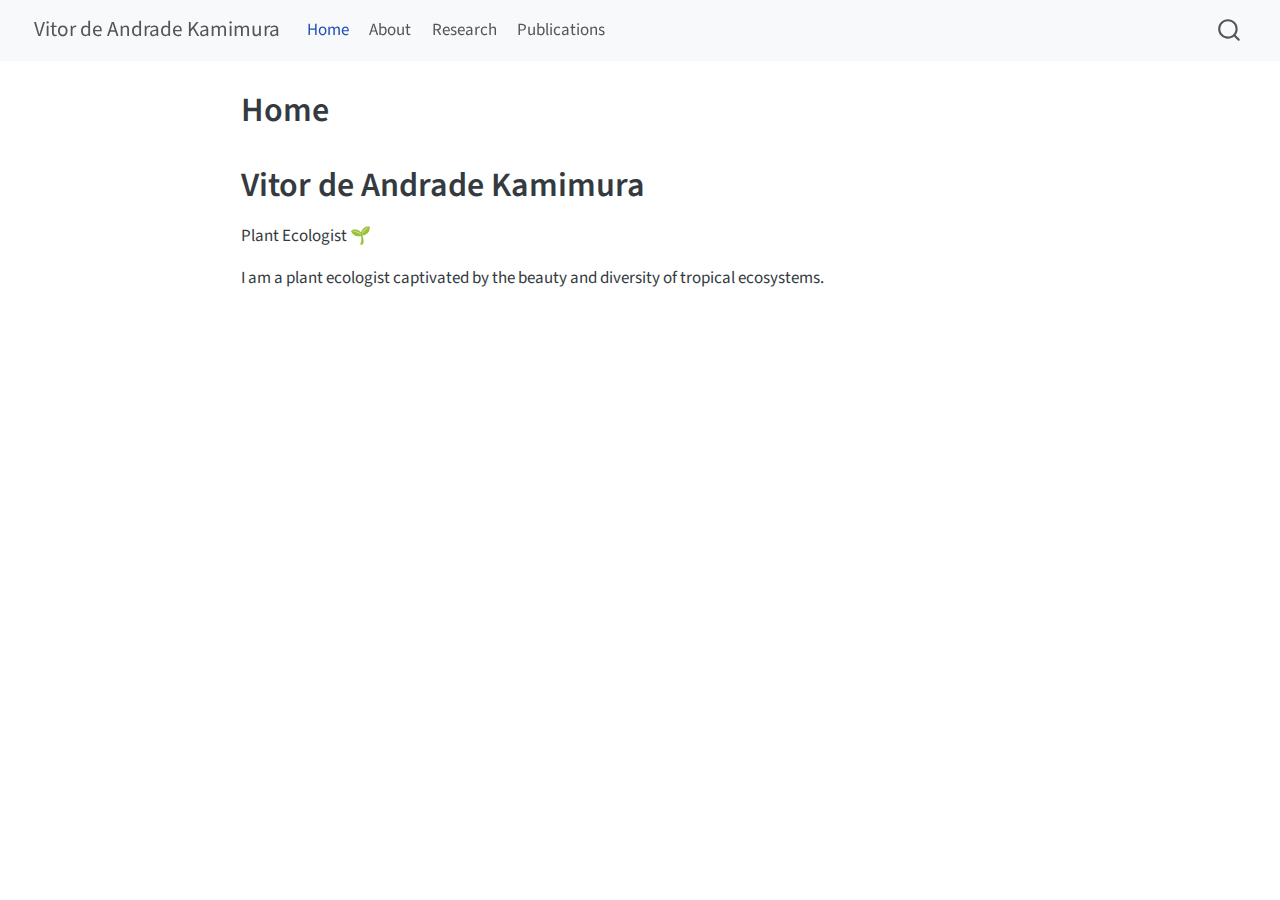
<file: index.html>
<!DOCTYPE html>
<html xmlns="http://www.w3.org/1999/xhtml" lang="en" xml:lang="en"><head>

<meta charset="utf-8">
<meta name="generator" content="quarto-1.8.24">

<meta name="viewport" content="width=device-width, initial-scale=1.0, user-scalable=yes">


<title>Home – Vitor de Andrade Kamimura</title>
<style>
code{white-space: pre-wrap;}
span.smallcaps{font-variant: small-caps;}
div.columns{display: flex; gap: min(4vw, 1.5em);}
div.column{flex: auto; overflow-x: auto;}
div.hanging-indent{margin-left: 1.5em; text-indent: -1.5em;}
ul.task-list{list-style: none;}
ul.task-list li input[type="checkbox"] {
  width: 0.8em;
  margin: 0 0.8em 0.2em -1em; /* quarto-specific, see https://github.com/quarto-dev/quarto-cli/issues/4556 */ 
  vertical-align: middle;
}
</style>


<script src="site_libs/quarto-nav/quarto-nav.js"></script>
<script src="site_libs/quarto-nav/headroom.min.js"></script>
<script src="site_libs/clipboard/clipboard.min.js"></script>
<script src="site_libs/quarto-search/autocomplete.umd.js"></script>
<script src="site_libs/quarto-search/fuse.min.js"></script>
<script src="site_libs/quarto-search/quarto-search.js"></script>
<meta name="quarto:offset" content="./">
<script src="site_libs/quarto-html/quarto.js" type="module"></script>
<script src="site_libs/quarto-html/tabsets/tabsets.js" type="module"></script>
<script src="site_libs/quarto-html/axe/axe-check.js" type="module"></script>
<script src="site_libs/quarto-html/popper.min.js"></script>
<script src="site_libs/quarto-html/tippy.umd.min.js"></script>
<script src="site_libs/quarto-html/anchor.min.js"></script>
<link href="site_libs/quarto-html/tippy.css" rel="stylesheet">
<link href="site_libs/quarto-html/quarto-syntax-highlighting-dc55a5b9e770e841cd82e46aadbfb9b0.css" rel="stylesheet" id="quarto-text-highlighting-styles">
<script src="site_libs/bootstrap/bootstrap.min.js"></script>
<link href="site_libs/bootstrap/bootstrap-icons.css" rel="stylesheet">
<link href="site_libs/bootstrap/bootstrap-5b4ad623e5705c0698d39aec6f10cf02.min.css" rel="stylesheet" append-hash="true" id="quarto-bootstrap" data-mode="light">
<script id="quarto-search-options" type="application/json">{
  "location": "navbar",
  "copy-button": false,
  "collapse-after": 3,
  "panel-placement": "end",
  "type": "overlay",
  "limit": 50,
  "keyboard-shortcut": [
    "f",
    "/",
    "s"
  ],
  "show-item-context": false,
  "language": {
    "search-no-results-text": "No results",
    "search-matching-documents-text": "matching documents",
    "search-copy-link-title": "Copy link to search",
    "search-hide-matches-text": "Hide additional matches",
    "search-more-match-text": "more match in this document",
    "search-more-matches-text": "more matches in this document",
    "search-clear-button-title": "Clear",
    "search-text-placeholder": "",
    "search-detached-cancel-button-title": "Cancel",
    "search-submit-button-title": "Submit",
    "search-label": "Search"
  }
}</script>


</head>

<body class="nav-fixed fullcontent quarto-light">

<div id="quarto-search-results"></div>
  <header id="quarto-header" class="headroom fixed-top">
    <nav class="navbar navbar-expand-lg " data-bs-theme="dark">
      <div class="navbar-container container-fluid">
      <div class="navbar-brand-container mx-auto">
    <a href="./index.html" class="navbar-brand navbar-brand-logo">
    </a>
    <a class="navbar-brand" href="./index.html">
    <span class="navbar-title">Vitor de Andrade Kamimura</span>
    </a>
  </div>
            <div id="quarto-search" class="" title="Search"></div>
          <button class="navbar-toggler" type="button" data-bs-toggle="collapse" data-bs-target="#navbarCollapse" aria-controls="navbarCollapse" role="menu" aria-expanded="false" aria-label="Toggle navigation" onclick="if (window.quartoToggleHeadroom) { window.quartoToggleHeadroom(); }">
  <span class="navbar-toggler-icon"></span>
</button>
          <div class="collapse navbar-collapse" id="navbarCollapse">
            <ul class="navbar-nav navbar-nav-scroll me-auto">
  <li class="nav-item">
    <a class="nav-link active" href="./index.html" aria-current="page"> 
<span class="menu-text">Home</span></a>
  </li>  
  <li class="nav-item">
    <a class="nav-link" href="./about.html"> 
<span class="menu-text">About</span></a>
  </li>  
  <li class="nav-item">
    <a class="nav-link" href="./research.html"> 
<span class="menu-text">Research</span></a>
  </li>  
  <li class="nav-item">
    <a class="nav-link" href="./publications.html"> 
<span class="menu-text">Publications</span></a>
  </li>  
</ul>
          </div> <!-- /navcollapse -->
            <div class="quarto-navbar-tools">
</div>
      </div> <!-- /container-fluid -->
    </nav>
</header>
<!-- content -->
<div id="quarto-content" class="quarto-container page-columns page-rows-contents page-layout-article page-navbar">
<!-- sidebar -->
<!-- margin-sidebar -->
    
<!-- main -->
<main class="content" id="quarto-document-content">

<header id="title-block-header" class="quarto-title-block default">
<div class="quarto-title">
<h1 class="title">Home</h1>
</div>



<div class="quarto-title-meta">

    
  
    
  </div>
  


</header>


<section id="vitor-de-andrade-kamimura" class="level1">
<h1>Vitor de Andrade Kamimura</h1>
<p>Plant Ecologist 🌱</p>
<p>I am a plant ecologist captivated by the beauty and diversity of tropical ecosystems.</p>


</section>

</main> <!-- /main -->
<script id="quarto-html-after-body" type="application/javascript">
  window.document.addEventListener("DOMContentLoaded", function (event) {
    const icon = "";
    const anchorJS = new window.AnchorJS();
    anchorJS.options = {
      placement: 'right',
      icon: icon
    };
    anchorJS.add('.anchored');
    const isCodeAnnotation = (el) => {
      for (const clz of el.classList) {
        if (clz.startsWith('code-annotation-')) {                     
          return true;
        }
      }
      return false;
    }
    const onCopySuccess = function(e) {
      // button target
      const button = e.trigger;
      // don't keep focus
      button.blur();
      // flash "checked"
      button.classList.add('code-copy-button-checked');
      var currentTitle = button.getAttribute("title");
      button.setAttribute("title", "Copied!");
      let tooltip;
      if (window.bootstrap) {
        button.setAttribute("data-bs-toggle", "tooltip");
        button.setAttribute("data-bs-placement", "left");
        button.setAttribute("data-bs-title", "Copied!");
        tooltip = new bootstrap.Tooltip(button, 
          { trigger: "manual", 
            customClass: "code-copy-button-tooltip",
            offset: [0, -8]});
        tooltip.show();    
      }
      setTimeout(function() {
        if (tooltip) {
          tooltip.hide();
          button.removeAttribute("data-bs-title");
          button.removeAttribute("data-bs-toggle");
          button.removeAttribute("data-bs-placement");
        }
        button.setAttribute("title", currentTitle);
        button.classList.remove('code-copy-button-checked');
      }, 1000);
      // clear code selection
      e.clearSelection();
    }
    const getTextToCopy = function(trigger) {
      const outerScaffold = trigger.parentElement.cloneNode(true);
      const codeEl = outerScaffold.querySelector('code');
      for (const childEl of codeEl.children) {
        if (isCodeAnnotation(childEl)) {
          childEl.remove();
        }
      }
      return codeEl.innerText;
    }
    const clipboard = new window.ClipboardJS('.code-copy-button:not([data-in-quarto-modal])', {
      text: getTextToCopy
    });
    clipboard.on('success', onCopySuccess);
    if (window.document.getElementById('quarto-embedded-source-code-modal')) {
      const clipboardModal = new window.ClipboardJS('.code-copy-button[data-in-quarto-modal]', {
        text: getTextToCopy,
        container: window.document.getElementById('quarto-embedded-source-code-modal')
      });
      clipboardModal.on('success', onCopySuccess);
    }
      var localhostRegex = new RegExp(/^(?:http|https):\/\/localhost\:?[0-9]*\//);
      var mailtoRegex = new RegExp(/^mailto:/);
        var filterRegex = new RegExp('/' + window.location.host + '/');
      var isInternal = (href) => {
          return filterRegex.test(href) || localhostRegex.test(href) || mailtoRegex.test(href);
      }
      // Inspect non-navigation links and adorn them if external
     var links = window.document.querySelectorAll('a[href]:not(.nav-link):not(.navbar-brand):not(.toc-action):not(.sidebar-link):not(.sidebar-item-toggle):not(.pagination-link):not(.no-external):not([aria-hidden]):not(.dropdown-item):not(.quarto-navigation-tool):not(.about-link)');
      for (var i=0; i<links.length; i++) {
        const link = links[i];
        if (!isInternal(link.href)) {
          // undo the damage that might have been done by quarto-nav.js in the case of
          // links that we want to consider external
          if (link.dataset.originalHref !== undefined) {
            link.href = link.dataset.originalHref;
          }
        }
      }
    function tippyHover(el, contentFn, onTriggerFn, onUntriggerFn) {
      const config = {
        allowHTML: true,
        maxWidth: 500,
        delay: 100,
        arrow: false,
        appendTo: function(el) {
            return el.parentElement;
        },
        interactive: true,
        interactiveBorder: 10,
        theme: 'quarto',
        placement: 'bottom-start',
      };
      if (contentFn) {
        config.content = contentFn;
      }
      if (onTriggerFn) {
        config.onTrigger = onTriggerFn;
      }
      if (onUntriggerFn) {
        config.onUntrigger = onUntriggerFn;
      }
      window.tippy(el, config); 
    }
    const noterefs = window.document.querySelectorAll('a[role="doc-noteref"]');
    for (var i=0; i<noterefs.length; i++) {
      const ref = noterefs[i];
      tippyHover(ref, function() {
        // use id or data attribute instead here
        let href = ref.getAttribute('data-footnote-href') || ref.getAttribute('href');
        try { href = new URL(href).hash; } catch {}
        const id = href.replace(/^#\/?/, "");
        const note = window.document.getElementById(id);
        if (note) {
          return note.innerHTML;
        } else {
          return "";
        }
      });
    }
    const xrefs = window.document.querySelectorAll('a.quarto-xref');
    const processXRef = (id, note) => {
      // Strip column container classes
      const stripColumnClz = (el) => {
        el.classList.remove("page-full", "page-columns");
        if (el.children) {
          for (const child of el.children) {
            stripColumnClz(child);
          }
        }
      }
      stripColumnClz(note)
      if (id === null || id.startsWith('sec-')) {
        // Special case sections, only their first couple elements
        const container = document.createElement("div");
        if (note.children && note.children.length > 2) {
          container.appendChild(note.children[0].cloneNode(true));
          for (let i = 1; i < note.children.length; i++) {
            const child = note.children[i];
            if (child.tagName === "P" && child.innerText === "") {
              continue;
            } else {
              container.appendChild(child.cloneNode(true));
              break;
            }
          }
          if (window.Quarto?.typesetMath) {
            window.Quarto.typesetMath(container);
          }
          return container.innerHTML
        } else {
          if (window.Quarto?.typesetMath) {
            window.Quarto.typesetMath(note);
          }
          return note.innerHTML;
        }
      } else {
        // Remove any anchor links if they are present
        const anchorLink = note.querySelector('a.anchorjs-link');
        if (anchorLink) {
          anchorLink.remove();
        }
        if (window.Quarto?.typesetMath) {
          window.Quarto.typesetMath(note);
        }
        if (note.classList.contains("callout")) {
          return note.outerHTML;
        } else {
          return note.innerHTML;
        }
      }
    }
    for (var i=0; i<xrefs.length; i++) {
      const xref = xrefs[i];
      tippyHover(xref, undefined, function(instance) {
        instance.disable();
        let url = xref.getAttribute('href');
        let hash = undefined; 
        if (url.startsWith('#')) {
          hash = url;
        } else {
          try { hash = new URL(url).hash; } catch {}
        }
        if (hash) {
          const id = hash.replace(/^#\/?/, "");
          const note = window.document.getElementById(id);
          if (note !== null) {
            try {
              const html = processXRef(id, note.cloneNode(true));
              instance.setContent(html);
            } finally {
              instance.enable();
              instance.show();
            }
          } else {
            // See if we can fetch this
            fetch(url.split('#')[0])
            .then(res => res.text())
            .then(html => {
              const parser = new DOMParser();
              const htmlDoc = parser.parseFromString(html, "text/html");
              const note = htmlDoc.getElementById(id);
              if (note !== null) {
                const html = processXRef(id, note);
                instance.setContent(html);
              } 
            }).finally(() => {
              instance.enable();
              instance.show();
            });
          }
        } else {
          // See if we can fetch a full url (with no hash to target)
          // This is a special case and we should probably do some content thinning / targeting
          fetch(url)
          .then(res => res.text())
          .then(html => {
            const parser = new DOMParser();
            const htmlDoc = parser.parseFromString(html, "text/html");
            const note = htmlDoc.querySelector('main.content');
            if (note !== null) {
              // This should only happen for chapter cross references
              // (since there is no id in the URL)
              // remove the first header
              if (note.children.length > 0 && note.children[0].tagName === "HEADER") {
                note.children[0].remove();
              }
              const html = processXRef(null, note);
              instance.setContent(html);
            } 
          }).finally(() => {
            instance.enable();
            instance.show();
          });
        }
      }, function(instance) {
      });
    }
        let selectedAnnoteEl;
        const selectorForAnnotation = ( cell, annotation) => {
          let cellAttr = 'data-code-cell="' + cell + '"';
          let lineAttr = 'data-code-annotation="' +  annotation + '"';
          const selector = 'span[' + cellAttr + '][' + lineAttr + ']';
          return selector;
        }
        const selectCodeLines = (annoteEl) => {
          const doc = window.document;
          const targetCell = annoteEl.getAttribute("data-target-cell");
          const targetAnnotation = annoteEl.getAttribute("data-target-annotation");
          const annoteSpan = window.document.querySelector(selectorForAnnotation(targetCell, targetAnnotation));
          const lines = annoteSpan.getAttribute("data-code-lines").split(",");
          const lineIds = lines.map((line) => {
            return targetCell + "-" + line;
          })
          let top = null;
          let height = null;
          let parent = null;
          if (lineIds.length > 0) {
              //compute the position of the single el (top and bottom and make a div)
              const el = window.document.getElementById(lineIds[0]);
              top = el.offsetTop;
              height = el.offsetHeight;
              parent = el.parentElement.parentElement;
            if (lineIds.length > 1) {
              const lastEl = window.document.getElementById(lineIds[lineIds.length - 1]);
              const bottom = lastEl.offsetTop + lastEl.offsetHeight;
              height = bottom - top;
            }
            if (top !== null && height !== null && parent !== null) {
              // cook up a div (if necessary) and position it 
              let div = window.document.getElementById("code-annotation-line-highlight");
              if (div === null) {
                div = window.document.createElement("div");
                div.setAttribute("id", "code-annotation-line-highlight");
                div.style.position = 'absolute';
                parent.appendChild(div);
              }
              div.style.top = top - 2 + "px";
              div.style.height = height + 4 + "px";
              div.style.left = 0;
              let gutterDiv = window.document.getElementById("code-annotation-line-highlight-gutter");
              if (gutterDiv === null) {
                gutterDiv = window.document.createElement("div");
                gutterDiv.setAttribute("id", "code-annotation-line-highlight-gutter");
                gutterDiv.style.position = 'absolute';
                const codeCell = window.document.getElementById(targetCell);
                const gutter = codeCell.querySelector('.code-annotation-gutter');
                gutter.appendChild(gutterDiv);
              }
              gutterDiv.style.top = top - 2 + "px";
              gutterDiv.style.height = height + 4 + "px";
            }
            selectedAnnoteEl = annoteEl;
          }
        };
        const unselectCodeLines = () => {
          const elementsIds = ["code-annotation-line-highlight", "code-annotation-line-highlight-gutter"];
          elementsIds.forEach((elId) => {
            const div = window.document.getElementById(elId);
            if (div) {
              div.remove();
            }
          });
          selectedAnnoteEl = undefined;
        };
          // Handle positioning of the toggle
      window.addEventListener(
        "resize",
        throttle(() => {
          elRect = undefined;
          if (selectedAnnoteEl) {
            selectCodeLines(selectedAnnoteEl);
          }
        }, 10)
      );
      function throttle(fn, ms) {
      let throttle = false;
      let timer;
        return (...args) => {
          if(!throttle) { // first call gets through
              fn.apply(this, args);
              throttle = true;
          } else { // all the others get throttled
              if(timer) clearTimeout(timer); // cancel #2
              timer = setTimeout(() => {
                fn.apply(this, args);
                timer = throttle = false;
              }, ms);
          }
        };
      }
        // Attach click handler to the DT
        const annoteDls = window.document.querySelectorAll('dt[data-target-cell]');
        for (const annoteDlNode of annoteDls) {
          annoteDlNode.addEventListener('click', (event) => {
            const clickedEl = event.target;
            if (clickedEl !== selectedAnnoteEl) {
              unselectCodeLines();
              const activeEl = window.document.querySelector('dt[data-target-cell].code-annotation-active');
              if (activeEl) {
                activeEl.classList.remove('code-annotation-active');
              }
              selectCodeLines(clickedEl);
              clickedEl.classList.add('code-annotation-active');
            } else {
              // Unselect the line
              unselectCodeLines();
              clickedEl.classList.remove('code-annotation-active');
            }
          });
        }
    const findCites = (el) => {
      const parentEl = el.parentElement;
      if (parentEl) {
        const cites = parentEl.dataset.cites;
        if (cites) {
          return {
            el,
            cites: cites.split(' ')
          };
        } else {
          return findCites(el.parentElement)
        }
      } else {
        return undefined;
      }
    };
    var bibliorefs = window.document.querySelectorAll('a[role="doc-biblioref"]');
    for (var i=0; i<bibliorefs.length; i++) {
      const ref = bibliorefs[i];
      const citeInfo = findCites(ref);
      if (citeInfo) {
        tippyHover(citeInfo.el, function() {
          var popup = window.document.createElement('div');
          citeInfo.cites.forEach(function(cite) {
            var citeDiv = window.document.createElement('div');
            citeDiv.classList.add('hanging-indent');
            citeDiv.classList.add('csl-entry');
            var biblioDiv = window.document.getElementById('ref-' + cite);
            if (biblioDiv) {
              citeDiv.innerHTML = biblioDiv.innerHTML;
            }
            popup.appendChild(citeDiv);
          });
          return popup.innerHTML;
        });
      }
    }
  });
  </script>
</div> <!-- /content -->




</body></html>
</file>
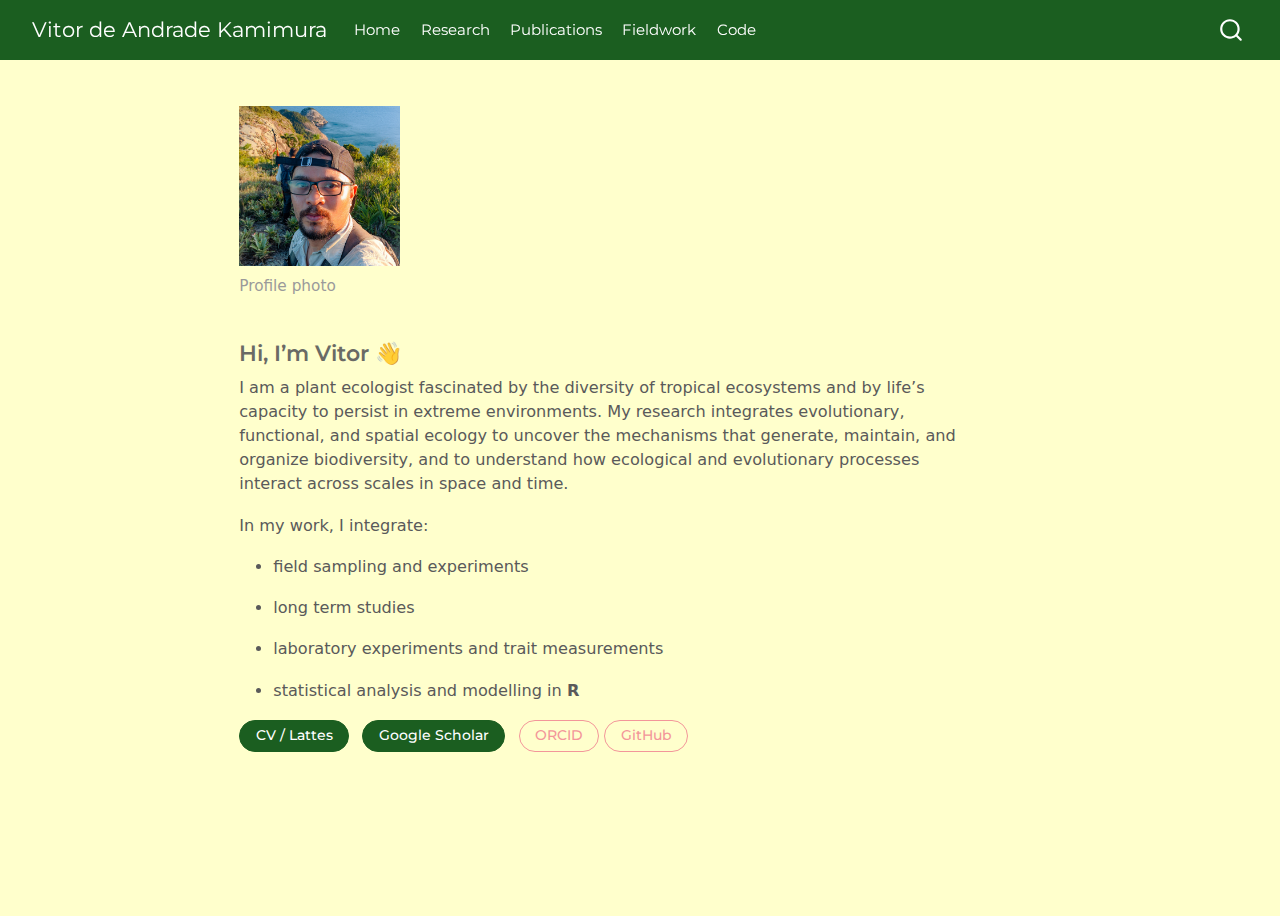
<file: docs/index.html>
<!DOCTYPE html>
<html xmlns="http://www.w3.org/1999/xhtml" lang="en" xml:lang="en"><head>

<meta charset="utf-8">
<meta name="generator" content="quarto-1.8.24">

<meta name="viewport" content="width=device-width, initial-scale=1.0, user-scalable=yes">


<title>Vitor de Andrade Kamimura</title>
<style>
code{white-space: pre-wrap;}
span.smallcaps{font-variant: small-caps;}
div.columns{display: flex; gap: min(4vw, 1.5em);}
div.column{flex: auto; overflow-x: auto;}
div.hanging-indent{margin-left: 1.5em; text-indent: -1.5em;}
ul.task-list{list-style: none;}
ul.task-list li input[type="checkbox"] {
  width: 0.8em;
  margin: 0 0.8em 0.2em -1em; /* quarto-specific, see https://github.com/quarto-dev/quarto-cli/issues/4556 */ 
  vertical-align: middle;
}
</style>


<script src="site_libs/quarto-nav/quarto-nav.js"></script>
<script src="site_libs/quarto-nav/headroom.min.js"></script>
<script src="site_libs/clipboard/clipboard.min.js"></script>
<script src="site_libs/quarto-search/autocomplete.umd.js"></script>
<script src="site_libs/quarto-search/fuse.min.js"></script>
<script src="site_libs/quarto-search/quarto-search.js"></script>
<meta name="quarto:offset" content="./">
<script src="site_libs/quarto-html/quarto.js" type="module"></script>
<script src="site_libs/quarto-html/tabsets/tabsets.js" type="module"></script>
<script src="site_libs/quarto-html/axe/axe-check.js" type="module"></script>
<script src="site_libs/quarto-html/popper.min.js"></script>
<script src="site_libs/quarto-html/tippy.umd.min.js"></script>
<script src="site_libs/quarto-html/anchor.min.js"></script>
<link href="site_libs/quarto-html/tippy.css" rel="stylesheet">
<link href="site_libs/quarto-html/quarto-syntax-highlighting-dc55a5b9e770e841cd82e46aadbfb9b0.css" rel="stylesheet" id="quarto-text-highlighting-styles">
<script src="site_libs/bootstrap/bootstrap.min.js"></script>
<link href="site_libs/bootstrap/bootstrap-icons.css" rel="stylesheet">
<link href="site_libs/bootstrap/bootstrap-5b8f9b2f3cffee265242a5d44fbb1e00.min.css" rel="stylesheet" append-hash="true" id="quarto-bootstrap" data-mode="light">
<script id="quarto-search-options" type="application/json">{
  "location": "navbar",
  "copy-button": false,
  "collapse-after": 3,
  "panel-placement": "end",
  "type": "overlay",
  "limit": 50,
  "keyboard-shortcut": [
    "f",
    "/",
    "s"
  ],
  "show-item-context": false,
  "language": {
    "search-no-results-text": "No results",
    "search-matching-documents-text": "matching documents",
    "search-copy-link-title": "Copy link to search",
    "search-hide-matches-text": "Hide additional matches",
    "search-more-match-text": "more match in this document",
    "search-more-matches-text": "more matches in this document",
    "search-clear-button-title": "Clear",
    "search-text-placeholder": "",
    "search-detached-cancel-button-title": "Cancel",
    "search-submit-button-title": "Submit",
    "search-label": "Search"
  }
}</script>


<link rel="stylesheet" href="styles.css">
</head>

<body class="nav-fixed fullcontent quarto-light">

<div id="quarto-search-results"></div>
  <header id="quarto-header" class="headroom fixed-top quarto-banner">
    <nav class="navbar navbar-expand-lg " data-bs-theme="dark">
      <div class="navbar-container container-fluid">
      <div class="navbar-brand-container mx-auto">
    <a href="./index.html" class="navbar-brand navbar-brand-logo">
    </a>
    <a class="navbar-brand" href="./index.html">
    <span class="navbar-title">Vitor de Andrade Kamimura</span>
    </a>
  </div>
            <div id="quarto-search" class="" title="Search"></div>
          <button class="navbar-toggler" type="button" data-bs-toggle="collapse" data-bs-target="#navbarCollapse" aria-controls="navbarCollapse" role="menu" aria-expanded="false" aria-label="Toggle navigation" onclick="if (window.quartoToggleHeadroom) { window.quartoToggleHeadroom(); }">
  <span class="navbar-toggler-icon"></span>
</button>
          <div class="collapse navbar-collapse" id="navbarCollapse">
            <ul class="navbar-nav navbar-nav-scroll me-auto">
  <li class="nav-item">
    <a class="nav-link active" href="./index.html" aria-current="page"> 
<span class="menu-text">Home</span></a>
  </li>  
  <li class="nav-item">
    <a class="nav-link" href="./research.html"> 
<span class="menu-text">Research</span></a>
  </li>  
  <li class="nav-item">
    <a class="nav-link" href="./publications.html"> 
<span class="menu-text">Publications</span></a>
  </li>  
  <li class="nav-item">
    <a class="nav-link" href="./fieldwork.html"> 
<span class="menu-text">Fieldwork</span></a>
  </li>  
  <li class="nav-item">
    <a class="nav-link" href="./code.html"> 
<span class="menu-text">Code</span></a>
  </li>  
</ul>
          </div> <!-- /navcollapse -->
            <div class="quarto-navbar-tools">
</div>
      </div> <!-- /container-fluid -->
    </nav>
</header>
<!-- content -->
<header id="title-block-header" class="quarto-title-block"></header><div id="quarto-content" class="quarto-container page-columns page-rows-contents page-layout-article page-navbar">
<!-- sidebar -->
<!-- margin-sidebar -->
    
<!-- main -->
<main class="content quarto-banner-title-block" id="quarto-document-content">




<div class="columns">
<div class="column" style="width:20%;">
<div class="quarto-figure quarto-figure-center" style="border-radius: 50%; width: 100%; max-width: 200px;">
<figure class="figure">
<p><img src="img/vitor-profile.jpg" class="img-fluid figure-img"></p>
<figcaption>Profile photo</figcaption>
</figure>
</div>
</div><div class="column" style="width:90%;">
<section id="hi-im-vitor" class="level3">
<h3 class="anchored" data-anchor-id="hi-im-vitor">Hi, I’m Vitor 👋</h3>
<p>I am a plant ecologist fascinated by the diversity of tropical ecosystems and by life’s capacity to persist in extreme environments. My research integrates evolutionary, functional, and spatial ecology to uncover the mechanisms that generate, maintain, and organize biodiversity, and to understand how ecological and evolutionary processes interact across scales in space and time.</p>
<p>In my work, I integrate:</p>
<ul>
<li><p>field sampling and experiments</p></li>
<li><p>long term studies</p></li>
<li><p>laboratory experiments and trait measurements</p></li>
<li><p>statistical analysis and modelling in <strong>R</strong><br>
</p></li>
</ul>
<p><a href="http://lattes.cnpq.br/7485280029624432" class="btn btn-primary me-2">CV / Lattes</a> <a href="https://scholar.google.com/citations?user=k_SLiQoAAAAJ&amp;hl=en" class="btn btn-primary me-2">Google Scholar</a> <a href="https://orcid.org/0000-0002-3276-5812" class="btn btn-outline-secondary">ORCID</a> <a href="https://github.com/vitorkami" class="btn btn-outline-secondary">GitHub</a></p>
</section>
</div>
</div>



</main> <!-- /main -->
<script id="quarto-html-after-body" type="application/javascript">
  window.document.addEventListener("DOMContentLoaded", function (event) {
    const icon = "";
    const anchorJS = new window.AnchorJS();
    anchorJS.options = {
      placement: 'right',
      icon: icon
    };
    anchorJS.add('.anchored');
    const isCodeAnnotation = (el) => {
      for (const clz of el.classList) {
        if (clz.startsWith('code-annotation-')) {                     
          return true;
        }
      }
      return false;
    }
    const onCopySuccess = function(e) {
      // button target
      const button = e.trigger;
      // don't keep focus
      button.blur();
      // flash "checked"
      button.classList.add('code-copy-button-checked');
      var currentTitle = button.getAttribute("title");
      button.setAttribute("title", "Copied!");
      let tooltip;
      if (window.bootstrap) {
        button.setAttribute("data-bs-toggle", "tooltip");
        button.setAttribute("data-bs-placement", "left");
        button.setAttribute("data-bs-title", "Copied!");
        tooltip = new bootstrap.Tooltip(button, 
          { trigger: "manual", 
            customClass: "code-copy-button-tooltip",
            offset: [0, -8]});
        tooltip.show();    
      }
      setTimeout(function() {
        if (tooltip) {
          tooltip.hide();
          button.removeAttribute("data-bs-title");
          button.removeAttribute("data-bs-toggle");
          button.removeAttribute("data-bs-placement");
        }
        button.setAttribute("title", currentTitle);
        button.classList.remove('code-copy-button-checked');
      }, 1000);
      // clear code selection
      e.clearSelection();
    }
    const getTextToCopy = function(trigger) {
      const outerScaffold = trigger.parentElement.cloneNode(true);
      const codeEl = outerScaffold.querySelector('code');
      for (const childEl of codeEl.children) {
        if (isCodeAnnotation(childEl)) {
          childEl.remove();
        }
      }
      return codeEl.innerText;
    }
    const clipboard = new window.ClipboardJS('.code-copy-button:not([data-in-quarto-modal])', {
      text: getTextToCopy
    });
    clipboard.on('success', onCopySuccess);
    if (window.document.getElementById('quarto-embedded-source-code-modal')) {
      const clipboardModal = new window.ClipboardJS('.code-copy-button[data-in-quarto-modal]', {
        text: getTextToCopy,
        container: window.document.getElementById('quarto-embedded-source-code-modal')
      });
      clipboardModal.on('success', onCopySuccess);
    }
      var localhostRegex = new RegExp(/^(?:http|https):\/\/localhost\:?[0-9]*\//);
      var mailtoRegex = new RegExp(/^mailto:/);
        var filterRegex = new RegExp('/' + window.location.host + '/');
      var isInternal = (href) => {
          return filterRegex.test(href) || localhostRegex.test(href) || mailtoRegex.test(href);
      }
      // Inspect non-navigation links and adorn them if external
     var links = window.document.querySelectorAll('a[href]:not(.nav-link):not(.navbar-brand):not(.toc-action):not(.sidebar-link):not(.sidebar-item-toggle):not(.pagination-link):not(.no-external):not([aria-hidden]):not(.dropdown-item):not(.quarto-navigation-tool):not(.about-link)');
      for (var i=0; i<links.length; i++) {
        const link = links[i];
        if (!isInternal(link.href)) {
          // undo the damage that might have been done by quarto-nav.js in the case of
          // links that we want to consider external
          if (link.dataset.originalHref !== undefined) {
            link.href = link.dataset.originalHref;
          }
        }
      }
    function tippyHover(el, contentFn, onTriggerFn, onUntriggerFn) {
      const config = {
        allowHTML: true,
        maxWidth: 500,
        delay: 100,
        arrow: false,
        appendTo: function(el) {
            return el.parentElement;
        },
        interactive: true,
        interactiveBorder: 10,
        theme: 'quarto',
        placement: 'bottom-start',
      };
      if (contentFn) {
        config.content = contentFn;
      }
      if (onTriggerFn) {
        config.onTrigger = onTriggerFn;
      }
      if (onUntriggerFn) {
        config.onUntrigger = onUntriggerFn;
      }
      window.tippy(el, config); 
    }
    const noterefs = window.document.querySelectorAll('a[role="doc-noteref"]');
    for (var i=0; i<noterefs.length; i++) {
      const ref = noterefs[i];
      tippyHover(ref, function() {
        // use id or data attribute instead here
        let href = ref.getAttribute('data-footnote-href') || ref.getAttribute('href');
        try { href = new URL(href).hash; } catch {}
        const id = href.replace(/^#\/?/, "");
        const note = window.document.getElementById(id);
        if (note) {
          return note.innerHTML;
        } else {
          return "";
        }
      });
    }
    const xrefs = window.document.querySelectorAll('a.quarto-xref');
    const processXRef = (id, note) => {
      // Strip column container classes
      const stripColumnClz = (el) => {
        el.classList.remove("page-full", "page-columns");
        if (el.children) {
          for (const child of el.children) {
            stripColumnClz(child);
          }
        }
      }
      stripColumnClz(note)
      if (id === null || id.startsWith('sec-')) {
        // Special case sections, only their first couple elements
        const container = document.createElement("div");
        if (note.children && note.children.length > 2) {
          container.appendChild(note.children[0].cloneNode(true));
          for (let i = 1; i < note.children.length; i++) {
            const child = note.children[i];
            if (child.tagName === "P" && child.innerText === "") {
              continue;
            } else {
              container.appendChild(child.cloneNode(true));
              break;
            }
          }
          if (window.Quarto?.typesetMath) {
            window.Quarto.typesetMath(container);
          }
          return container.innerHTML
        } else {
          if (window.Quarto?.typesetMath) {
            window.Quarto.typesetMath(note);
          }
          return note.innerHTML;
        }
      } else {
        // Remove any anchor links if they are present
        const anchorLink = note.querySelector('a.anchorjs-link');
        if (anchorLink) {
          anchorLink.remove();
        }
        if (window.Quarto?.typesetMath) {
          window.Quarto.typesetMath(note);
        }
        if (note.classList.contains("callout")) {
          return note.outerHTML;
        } else {
          return note.innerHTML;
        }
      }
    }
    for (var i=0; i<xrefs.length; i++) {
      const xref = xrefs[i];
      tippyHover(xref, undefined, function(instance) {
        instance.disable();
        let url = xref.getAttribute('href');
        let hash = undefined; 
        if (url.startsWith('#')) {
          hash = url;
        } else {
          try { hash = new URL(url).hash; } catch {}
        }
        if (hash) {
          const id = hash.replace(/^#\/?/, "");
          const note = window.document.getElementById(id);
          if (note !== null) {
            try {
              const html = processXRef(id, note.cloneNode(true));
              instance.setContent(html);
            } finally {
              instance.enable();
              instance.show();
            }
          } else {
            // See if we can fetch this
            fetch(url.split('#')[0])
            .then(res => res.text())
            .then(html => {
              const parser = new DOMParser();
              const htmlDoc = parser.parseFromString(html, "text/html");
              const note = htmlDoc.getElementById(id);
              if (note !== null) {
                const html = processXRef(id, note);
                instance.setContent(html);
              } 
            }).finally(() => {
              instance.enable();
              instance.show();
            });
          }
        } else {
          // See if we can fetch a full url (with no hash to target)
          // This is a special case and we should probably do some content thinning / targeting
          fetch(url)
          .then(res => res.text())
          .then(html => {
            const parser = new DOMParser();
            const htmlDoc = parser.parseFromString(html, "text/html");
            const note = htmlDoc.querySelector('main.content');
            if (note !== null) {
              // This should only happen for chapter cross references
              // (since there is no id in the URL)
              // remove the first header
              if (note.children.length > 0 && note.children[0].tagName === "HEADER") {
                note.children[0].remove();
              }
              const html = processXRef(null, note);
              instance.setContent(html);
            } 
          }).finally(() => {
            instance.enable();
            instance.show();
          });
        }
      }, function(instance) {
      });
    }
        let selectedAnnoteEl;
        const selectorForAnnotation = ( cell, annotation) => {
          let cellAttr = 'data-code-cell="' + cell + '"';
          let lineAttr = 'data-code-annotation="' +  annotation + '"';
          const selector = 'span[' + cellAttr + '][' + lineAttr + ']';
          return selector;
        }
        const selectCodeLines = (annoteEl) => {
          const doc = window.document;
          const targetCell = annoteEl.getAttribute("data-target-cell");
          const targetAnnotation = annoteEl.getAttribute("data-target-annotation");
          const annoteSpan = window.document.querySelector(selectorForAnnotation(targetCell, targetAnnotation));
          const lines = annoteSpan.getAttribute("data-code-lines").split(",");
          const lineIds = lines.map((line) => {
            return targetCell + "-" + line;
          })
          let top = null;
          let height = null;
          let parent = null;
          if (lineIds.length > 0) {
              //compute the position of the single el (top and bottom and make a div)
              const el = window.document.getElementById(lineIds[0]);
              top = el.offsetTop;
              height = el.offsetHeight;
              parent = el.parentElement.parentElement;
            if (lineIds.length > 1) {
              const lastEl = window.document.getElementById(lineIds[lineIds.length - 1]);
              const bottom = lastEl.offsetTop + lastEl.offsetHeight;
              height = bottom - top;
            }
            if (top !== null && height !== null && parent !== null) {
              // cook up a div (if necessary) and position it 
              let div = window.document.getElementById("code-annotation-line-highlight");
              if (div === null) {
                div = window.document.createElement("div");
                div.setAttribute("id", "code-annotation-line-highlight");
                div.style.position = 'absolute';
                parent.appendChild(div);
              }
              div.style.top = top - 2 + "px";
              div.style.height = height + 4 + "px";
              div.style.left = 0;
              let gutterDiv = window.document.getElementById("code-annotation-line-highlight-gutter");
              if (gutterDiv === null) {
                gutterDiv = window.document.createElement("div");
                gutterDiv.setAttribute("id", "code-annotation-line-highlight-gutter");
                gutterDiv.style.position = 'absolute';
                const codeCell = window.document.getElementById(targetCell);
                const gutter = codeCell.querySelector('.code-annotation-gutter');
                gutter.appendChild(gutterDiv);
              }
              gutterDiv.style.top = top - 2 + "px";
              gutterDiv.style.height = height + 4 + "px";
            }
            selectedAnnoteEl = annoteEl;
          }
        };
        const unselectCodeLines = () => {
          const elementsIds = ["code-annotation-line-highlight", "code-annotation-line-highlight-gutter"];
          elementsIds.forEach((elId) => {
            const div = window.document.getElementById(elId);
            if (div) {
              div.remove();
            }
          });
          selectedAnnoteEl = undefined;
        };
          // Handle positioning of the toggle
      window.addEventListener(
        "resize",
        throttle(() => {
          elRect = undefined;
          if (selectedAnnoteEl) {
            selectCodeLines(selectedAnnoteEl);
          }
        }, 10)
      );
      function throttle(fn, ms) {
      let throttle = false;
      let timer;
        return (...args) => {
          if(!throttle) { // first call gets through
              fn.apply(this, args);
              throttle = true;
          } else { // all the others get throttled
              if(timer) clearTimeout(timer); // cancel #2
              timer = setTimeout(() => {
                fn.apply(this, args);
                timer = throttle = false;
              }, ms);
          }
        };
      }
        // Attach click handler to the DT
        const annoteDls = window.document.querySelectorAll('dt[data-target-cell]');
        for (const annoteDlNode of annoteDls) {
          annoteDlNode.addEventListener('click', (event) => {
            const clickedEl = event.target;
            if (clickedEl !== selectedAnnoteEl) {
              unselectCodeLines();
              const activeEl = window.document.querySelector('dt[data-target-cell].code-annotation-active');
              if (activeEl) {
                activeEl.classList.remove('code-annotation-active');
              }
              selectCodeLines(clickedEl);
              clickedEl.classList.add('code-annotation-active');
            } else {
              // Unselect the line
              unselectCodeLines();
              clickedEl.classList.remove('code-annotation-active');
            }
          });
        }
    const findCites = (el) => {
      const parentEl = el.parentElement;
      if (parentEl) {
        const cites = parentEl.dataset.cites;
        if (cites) {
          return {
            el,
            cites: cites.split(' ')
          };
        } else {
          return findCites(el.parentElement)
        }
      } else {
        return undefined;
      }
    };
    var bibliorefs = window.document.querySelectorAll('a[role="doc-biblioref"]');
    for (var i=0; i<bibliorefs.length; i++) {
      const ref = bibliorefs[i];
      const citeInfo = findCites(ref);
      if (citeInfo) {
        tippyHover(citeInfo.el, function() {
          var popup = window.document.createElement('div');
          citeInfo.cites.forEach(function(cite) {
            var citeDiv = window.document.createElement('div');
            citeDiv.classList.add('hanging-indent');
            citeDiv.classList.add('csl-entry');
            var biblioDiv = window.document.getElementById('ref-' + cite);
            if (biblioDiv) {
              citeDiv.innerHTML = biblioDiv.innerHTML;
            }
            popup.appendChild(citeDiv);
          });
          return popup.innerHTML;
        });
      }
    }
  });
  </script>
</div> <!-- /content -->




</body></html>
</file>
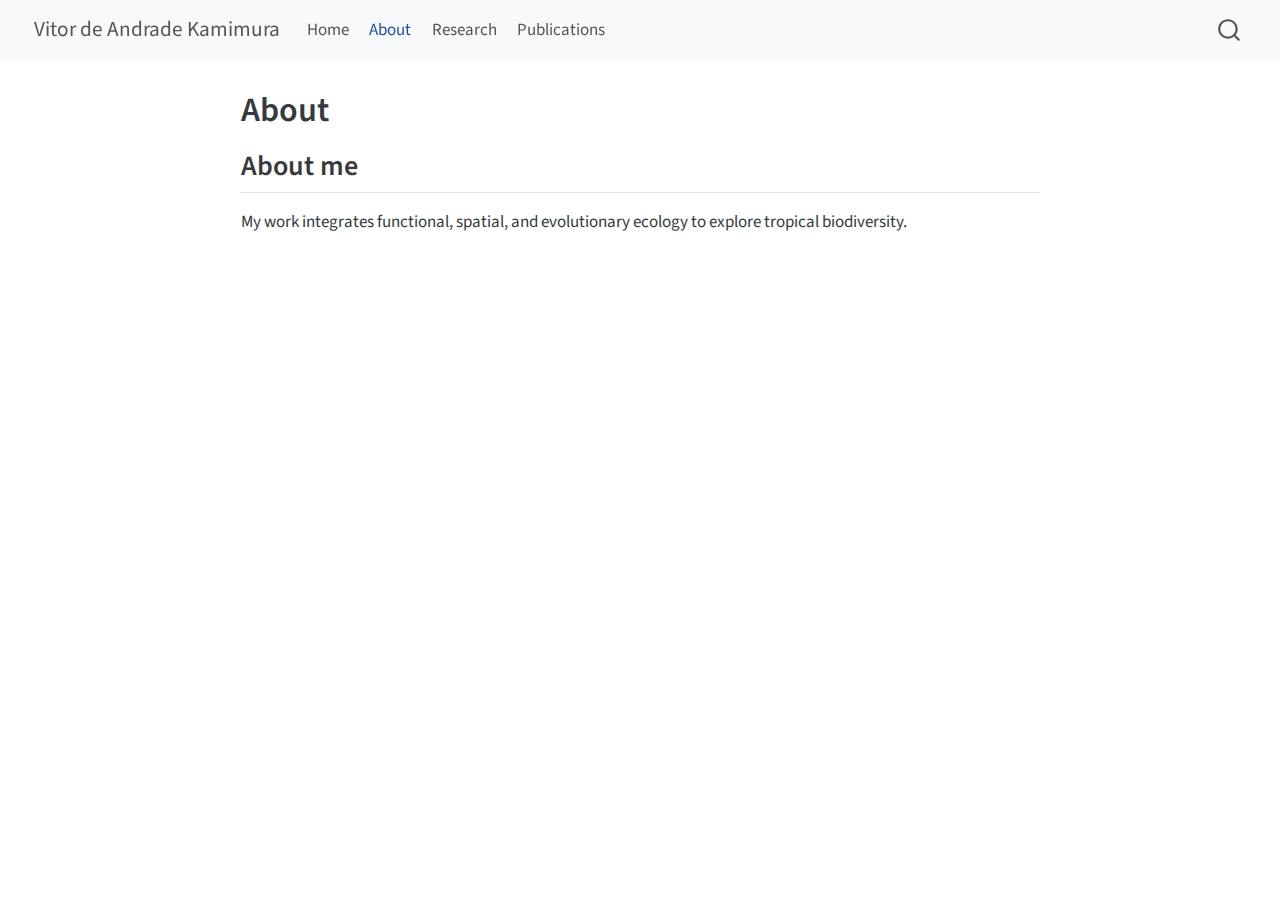
<file: about.html>
<!DOCTYPE html>
<html xmlns="http://www.w3.org/1999/xhtml" lang="en" xml:lang="en"><head>

<meta charset="utf-8">
<meta name="generator" content="quarto-1.8.24">

<meta name="viewport" content="width=device-width, initial-scale=1.0, user-scalable=yes">


<title>About – Vitor de Andrade Kamimura</title>
<style>
code{white-space: pre-wrap;}
span.smallcaps{font-variant: small-caps;}
div.columns{display: flex; gap: min(4vw, 1.5em);}
div.column{flex: auto; overflow-x: auto;}
div.hanging-indent{margin-left: 1.5em; text-indent: -1.5em;}
ul.task-list{list-style: none;}
ul.task-list li input[type="checkbox"] {
  width: 0.8em;
  margin: 0 0.8em 0.2em -1em; /* quarto-specific, see https://github.com/quarto-dev/quarto-cli/issues/4556 */ 
  vertical-align: middle;
}
</style>


<script src="site_libs/quarto-nav/quarto-nav.js"></script>
<script src="site_libs/quarto-nav/headroom.min.js"></script>
<script src="site_libs/clipboard/clipboard.min.js"></script>
<script src="site_libs/quarto-search/autocomplete.umd.js"></script>
<script src="site_libs/quarto-search/fuse.min.js"></script>
<script src="site_libs/quarto-search/quarto-search.js"></script>
<meta name="quarto:offset" content="./">
<script src="site_libs/quarto-html/quarto.js" type="module"></script>
<script src="site_libs/quarto-html/tabsets/tabsets.js" type="module"></script>
<script src="site_libs/quarto-html/axe/axe-check.js" type="module"></script>
<script src="site_libs/quarto-html/popper.min.js"></script>
<script src="site_libs/quarto-html/tippy.umd.min.js"></script>
<script src="site_libs/quarto-html/anchor.min.js"></script>
<link href="site_libs/quarto-html/tippy.css" rel="stylesheet">
<link href="site_libs/quarto-html/quarto-syntax-highlighting-dc55a5b9e770e841cd82e46aadbfb9b0.css" rel="stylesheet" id="quarto-text-highlighting-styles">
<script src="site_libs/bootstrap/bootstrap.min.js"></script>
<link href="site_libs/bootstrap/bootstrap-icons.css" rel="stylesheet">
<link href="site_libs/bootstrap/bootstrap-5b4ad623e5705c0698d39aec6f10cf02.min.css" rel="stylesheet" append-hash="true" id="quarto-bootstrap" data-mode="light">
<script id="quarto-search-options" type="application/json">{
  "location": "navbar",
  "copy-button": false,
  "collapse-after": 3,
  "panel-placement": "end",
  "type": "overlay",
  "limit": 50,
  "keyboard-shortcut": [
    "f",
    "/",
    "s"
  ],
  "show-item-context": false,
  "language": {
    "search-no-results-text": "No results",
    "search-matching-documents-text": "matching documents",
    "search-copy-link-title": "Copy link to search",
    "search-hide-matches-text": "Hide additional matches",
    "search-more-match-text": "more match in this document",
    "search-more-matches-text": "more matches in this document",
    "search-clear-button-title": "Clear",
    "search-text-placeholder": "",
    "search-detached-cancel-button-title": "Cancel",
    "search-submit-button-title": "Submit",
    "search-label": "Search"
  }
}</script>


</head>

<body class="nav-fixed fullcontent quarto-light">

<div id="quarto-search-results"></div>
  <header id="quarto-header" class="headroom fixed-top">
    <nav class="navbar navbar-expand-lg " data-bs-theme="dark">
      <div class="navbar-container container-fluid">
      <div class="navbar-brand-container mx-auto">
    <a href="./index.html" class="navbar-brand navbar-brand-logo">
    </a>
    <a class="navbar-brand" href="./index.html">
    <span class="navbar-title">Vitor de Andrade Kamimura</span>
    </a>
  </div>
            <div id="quarto-search" class="" title="Search"></div>
          <button class="navbar-toggler" type="button" data-bs-toggle="collapse" data-bs-target="#navbarCollapse" aria-controls="navbarCollapse" role="menu" aria-expanded="false" aria-label="Toggle navigation" onclick="if (window.quartoToggleHeadroom) { window.quartoToggleHeadroom(); }">
  <span class="navbar-toggler-icon"></span>
</button>
          <div class="collapse navbar-collapse" id="navbarCollapse">
            <ul class="navbar-nav navbar-nav-scroll me-auto">
  <li class="nav-item">
    <a class="nav-link" href="./index.html"> 
<span class="menu-text">Home</span></a>
  </li>  
  <li class="nav-item">
    <a class="nav-link active" href="./about.html" aria-current="page"> 
<span class="menu-text">About</span></a>
  </li>  
  <li class="nav-item">
    <a class="nav-link" href="./research.html"> 
<span class="menu-text">Research</span></a>
  </li>  
  <li class="nav-item">
    <a class="nav-link" href="./publications.html"> 
<span class="menu-text">Publications</span></a>
  </li>  
</ul>
          </div> <!-- /navcollapse -->
            <div class="quarto-navbar-tools">
</div>
      </div> <!-- /container-fluid -->
    </nav>
</header>
<!-- content -->
<div id="quarto-content" class="quarto-container page-columns page-rows-contents page-layout-article page-navbar">
<!-- sidebar -->
<!-- margin-sidebar -->
    
<!-- main -->
<main class="content" id="quarto-document-content">

<header id="title-block-header" class="quarto-title-block default">
<div class="quarto-title">
<h1 class="title">About</h1>
</div>



<div class="quarto-title-meta">

    
  
    
  </div>
  


</header>


<section id="about-me" class="level2">
<h2 class="anchored" data-anchor-id="about-me">About me</h2>
<p>My work integrates functional, spatial, and evolutionary ecology to explore tropical biodiversity.</p>


</section>

</main> <!-- /main -->
<script id="quarto-html-after-body" type="application/javascript">
  window.document.addEventListener("DOMContentLoaded", function (event) {
    const icon = "";
    const anchorJS = new window.AnchorJS();
    anchorJS.options = {
      placement: 'right',
      icon: icon
    };
    anchorJS.add('.anchored');
    const isCodeAnnotation = (el) => {
      for (const clz of el.classList) {
        if (clz.startsWith('code-annotation-')) {                     
          return true;
        }
      }
      return false;
    }
    const onCopySuccess = function(e) {
      // button target
      const button = e.trigger;
      // don't keep focus
      button.blur();
      // flash "checked"
      button.classList.add('code-copy-button-checked');
      var currentTitle = button.getAttribute("title");
      button.setAttribute("title", "Copied!");
      let tooltip;
      if (window.bootstrap) {
        button.setAttribute("data-bs-toggle", "tooltip");
        button.setAttribute("data-bs-placement", "left");
        button.setAttribute("data-bs-title", "Copied!");
        tooltip = new bootstrap.Tooltip(button, 
          { trigger: "manual", 
            customClass: "code-copy-button-tooltip",
            offset: [0, -8]});
        tooltip.show();    
      }
      setTimeout(function() {
        if (tooltip) {
          tooltip.hide();
          button.removeAttribute("data-bs-title");
          button.removeAttribute("data-bs-toggle");
          button.removeAttribute("data-bs-placement");
        }
        button.setAttribute("title", currentTitle);
        button.classList.remove('code-copy-button-checked');
      }, 1000);
      // clear code selection
      e.clearSelection();
    }
    const getTextToCopy = function(trigger) {
      const outerScaffold = trigger.parentElement.cloneNode(true);
      const codeEl = outerScaffold.querySelector('code');
      for (const childEl of codeEl.children) {
        if (isCodeAnnotation(childEl)) {
          childEl.remove();
        }
      }
      return codeEl.innerText;
    }
    const clipboard = new window.ClipboardJS('.code-copy-button:not([data-in-quarto-modal])', {
      text: getTextToCopy
    });
    clipboard.on('success', onCopySuccess);
    if (window.document.getElementById('quarto-embedded-source-code-modal')) {
      const clipboardModal = new window.ClipboardJS('.code-copy-button[data-in-quarto-modal]', {
        text: getTextToCopy,
        container: window.document.getElementById('quarto-embedded-source-code-modal')
      });
      clipboardModal.on('success', onCopySuccess);
    }
      var localhostRegex = new RegExp(/^(?:http|https):\/\/localhost\:?[0-9]*\//);
      var mailtoRegex = new RegExp(/^mailto:/);
        var filterRegex = new RegExp('/' + window.location.host + '/');
      var isInternal = (href) => {
          return filterRegex.test(href) || localhostRegex.test(href) || mailtoRegex.test(href);
      }
      // Inspect non-navigation links and adorn them if external
     var links = window.document.querySelectorAll('a[href]:not(.nav-link):not(.navbar-brand):not(.toc-action):not(.sidebar-link):not(.sidebar-item-toggle):not(.pagination-link):not(.no-external):not([aria-hidden]):not(.dropdown-item):not(.quarto-navigation-tool):not(.about-link)');
      for (var i=0; i<links.length; i++) {
        const link = links[i];
        if (!isInternal(link.href)) {
          // undo the damage that might have been done by quarto-nav.js in the case of
          // links that we want to consider external
          if (link.dataset.originalHref !== undefined) {
            link.href = link.dataset.originalHref;
          }
        }
      }
    function tippyHover(el, contentFn, onTriggerFn, onUntriggerFn) {
      const config = {
        allowHTML: true,
        maxWidth: 500,
        delay: 100,
        arrow: false,
        appendTo: function(el) {
            return el.parentElement;
        },
        interactive: true,
        interactiveBorder: 10,
        theme: 'quarto',
        placement: 'bottom-start',
      };
      if (contentFn) {
        config.content = contentFn;
      }
      if (onTriggerFn) {
        config.onTrigger = onTriggerFn;
      }
      if (onUntriggerFn) {
        config.onUntrigger = onUntriggerFn;
      }
      window.tippy(el, config); 
    }
    const noterefs = window.document.querySelectorAll('a[role="doc-noteref"]');
    for (var i=0; i<noterefs.length; i++) {
      const ref = noterefs[i];
      tippyHover(ref, function() {
        // use id or data attribute instead here
        let href = ref.getAttribute('data-footnote-href') || ref.getAttribute('href');
        try { href = new URL(href).hash; } catch {}
        const id = href.replace(/^#\/?/, "");
        const note = window.document.getElementById(id);
        if (note) {
          return note.innerHTML;
        } else {
          return "";
        }
      });
    }
    const xrefs = window.document.querySelectorAll('a.quarto-xref');
    const processXRef = (id, note) => {
      // Strip column container classes
      const stripColumnClz = (el) => {
        el.classList.remove("page-full", "page-columns");
        if (el.children) {
          for (const child of el.children) {
            stripColumnClz(child);
          }
        }
      }
      stripColumnClz(note)
      if (id === null || id.startsWith('sec-')) {
        // Special case sections, only their first couple elements
        const container = document.createElement("div");
        if (note.children && note.children.length > 2) {
          container.appendChild(note.children[0].cloneNode(true));
          for (let i = 1; i < note.children.length; i++) {
            const child = note.children[i];
            if (child.tagName === "P" && child.innerText === "") {
              continue;
            } else {
              container.appendChild(child.cloneNode(true));
              break;
            }
          }
          if (window.Quarto?.typesetMath) {
            window.Quarto.typesetMath(container);
          }
          return container.innerHTML
        } else {
          if (window.Quarto?.typesetMath) {
            window.Quarto.typesetMath(note);
          }
          return note.innerHTML;
        }
      } else {
        // Remove any anchor links if they are present
        const anchorLink = note.querySelector('a.anchorjs-link');
        if (anchorLink) {
          anchorLink.remove();
        }
        if (window.Quarto?.typesetMath) {
          window.Quarto.typesetMath(note);
        }
        if (note.classList.contains("callout")) {
          return note.outerHTML;
        } else {
          return note.innerHTML;
        }
      }
    }
    for (var i=0; i<xrefs.length; i++) {
      const xref = xrefs[i];
      tippyHover(xref, undefined, function(instance) {
        instance.disable();
        let url = xref.getAttribute('href');
        let hash = undefined; 
        if (url.startsWith('#')) {
          hash = url;
        } else {
          try { hash = new URL(url).hash; } catch {}
        }
        if (hash) {
          const id = hash.replace(/^#\/?/, "");
          const note = window.document.getElementById(id);
          if (note !== null) {
            try {
              const html = processXRef(id, note.cloneNode(true));
              instance.setContent(html);
            } finally {
              instance.enable();
              instance.show();
            }
          } else {
            // See if we can fetch this
            fetch(url.split('#')[0])
            .then(res => res.text())
            .then(html => {
              const parser = new DOMParser();
              const htmlDoc = parser.parseFromString(html, "text/html");
              const note = htmlDoc.getElementById(id);
              if (note !== null) {
                const html = processXRef(id, note);
                instance.setContent(html);
              } 
            }).finally(() => {
              instance.enable();
              instance.show();
            });
          }
        } else {
          // See if we can fetch a full url (with no hash to target)
          // This is a special case and we should probably do some content thinning / targeting
          fetch(url)
          .then(res => res.text())
          .then(html => {
            const parser = new DOMParser();
            const htmlDoc = parser.parseFromString(html, "text/html");
            const note = htmlDoc.querySelector('main.content');
            if (note !== null) {
              // This should only happen for chapter cross references
              // (since there is no id in the URL)
              // remove the first header
              if (note.children.length > 0 && note.children[0].tagName === "HEADER") {
                note.children[0].remove();
              }
              const html = processXRef(null, note);
              instance.setContent(html);
            } 
          }).finally(() => {
            instance.enable();
            instance.show();
          });
        }
      }, function(instance) {
      });
    }
        let selectedAnnoteEl;
        const selectorForAnnotation = ( cell, annotation) => {
          let cellAttr = 'data-code-cell="' + cell + '"';
          let lineAttr = 'data-code-annotation="' +  annotation + '"';
          const selector = 'span[' + cellAttr + '][' + lineAttr + ']';
          return selector;
        }
        const selectCodeLines = (annoteEl) => {
          const doc = window.document;
          const targetCell = annoteEl.getAttribute("data-target-cell");
          const targetAnnotation = annoteEl.getAttribute("data-target-annotation");
          const annoteSpan = window.document.querySelector(selectorForAnnotation(targetCell, targetAnnotation));
          const lines = annoteSpan.getAttribute("data-code-lines").split(",");
          const lineIds = lines.map((line) => {
            return targetCell + "-" + line;
          })
          let top = null;
          let height = null;
          let parent = null;
          if (lineIds.length > 0) {
              //compute the position of the single el (top and bottom and make a div)
              const el = window.document.getElementById(lineIds[0]);
              top = el.offsetTop;
              height = el.offsetHeight;
              parent = el.parentElement.parentElement;
            if (lineIds.length > 1) {
              const lastEl = window.document.getElementById(lineIds[lineIds.length - 1]);
              const bottom = lastEl.offsetTop + lastEl.offsetHeight;
              height = bottom - top;
            }
            if (top !== null && height !== null && parent !== null) {
              // cook up a div (if necessary) and position it 
              let div = window.document.getElementById("code-annotation-line-highlight");
              if (div === null) {
                div = window.document.createElement("div");
                div.setAttribute("id", "code-annotation-line-highlight");
                div.style.position = 'absolute';
                parent.appendChild(div);
              }
              div.style.top = top - 2 + "px";
              div.style.height = height + 4 + "px";
              div.style.left = 0;
              let gutterDiv = window.document.getElementById("code-annotation-line-highlight-gutter");
              if (gutterDiv === null) {
                gutterDiv = window.document.createElement("div");
                gutterDiv.setAttribute("id", "code-annotation-line-highlight-gutter");
                gutterDiv.style.position = 'absolute';
                const codeCell = window.document.getElementById(targetCell);
                const gutter = codeCell.querySelector('.code-annotation-gutter');
                gutter.appendChild(gutterDiv);
              }
              gutterDiv.style.top = top - 2 + "px";
              gutterDiv.style.height = height + 4 + "px";
            }
            selectedAnnoteEl = annoteEl;
          }
        };
        const unselectCodeLines = () => {
          const elementsIds = ["code-annotation-line-highlight", "code-annotation-line-highlight-gutter"];
          elementsIds.forEach((elId) => {
            const div = window.document.getElementById(elId);
            if (div) {
              div.remove();
            }
          });
          selectedAnnoteEl = undefined;
        };
          // Handle positioning of the toggle
      window.addEventListener(
        "resize",
        throttle(() => {
          elRect = undefined;
          if (selectedAnnoteEl) {
            selectCodeLines(selectedAnnoteEl);
          }
        }, 10)
      );
      function throttle(fn, ms) {
      let throttle = false;
      let timer;
        return (...args) => {
          if(!throttle) { // first call gets through
              fn.apply(this, args);
              throttle = true;
          } else { // all the others get throttled
              if(timer) clearTimeout(timer); // cancel #2
              timer = setTimeout(() => {
                fn.apply(this, args);
                timer = throttle = false;
              }, ms);
          }
        };
      }
        // Attach click handler to the DT
        const annoteDls = window.document.querySelectorAll('dt[data-target-cell]');
        for (const annoteDlNode of annoteDls) {
          annoteDlNode.addEventListener('click', (event) => {
            const clickedEl = event.target;
            if (clickedEl !== selectedAnnoteEl) {
              unselectCodeLines();
              const activeEl = window.document.querySelector('dt[data-target-cell].code-annotation-active');
              if (activeEl) {
                activeEl.classList.remove('code-annotation-active');
              }
              selectCodeLines(clickedEl);
              clickedEl.classList.add('code-annotation-active');
            } else {
              // Unselect the line
              unselectCodeLines();
              clickedEl.classList.remove('code-annotation-active');
            }
          });
        }
    const findCites = (el) => {
      const parentEl = el.parentElement;
      if (parentEl) {
        const cites = parentEl.dataset.cites;
        if (cites) {
          return {
            el,
            cites: cites.split(' ')
          };
        } else {
          return findCites(el.parentElement)
        }
      } else {
        return undefined;
      }
    };
    var bibliorefs = window.document.querySelectorAll('a[role="doc-biblioref"]');
    for (var i=0; i<bibliorefs.length; i++) {
      const ref = bibliorefs[i];
      const citeInfo = findCites(ref);
      if (citeInfo) {
        tippyHover(citeInfo.el, function() {
          var popup = window.document.createElement('div');
          citeInfo.cites.forEach(function(cite) {
            var citeDiv = window.document.createElement('div');
            citeDiv.classList.add('hanging-indent');
            citeDiv.classList.add('csl-entry');
            var biblioDiv = window.document.getElementById('ref-' + cite);
            if (biblioDiv) {
              citeDiv.innerHTML = biblioDiv.innerHTML;
            }
            popup.appendChild(citeDiv);
          });
          return popup.innerHTML;
        });
      }
    }
  });
  </script>
</div> <!-- /content -->




</body></html>
</file>
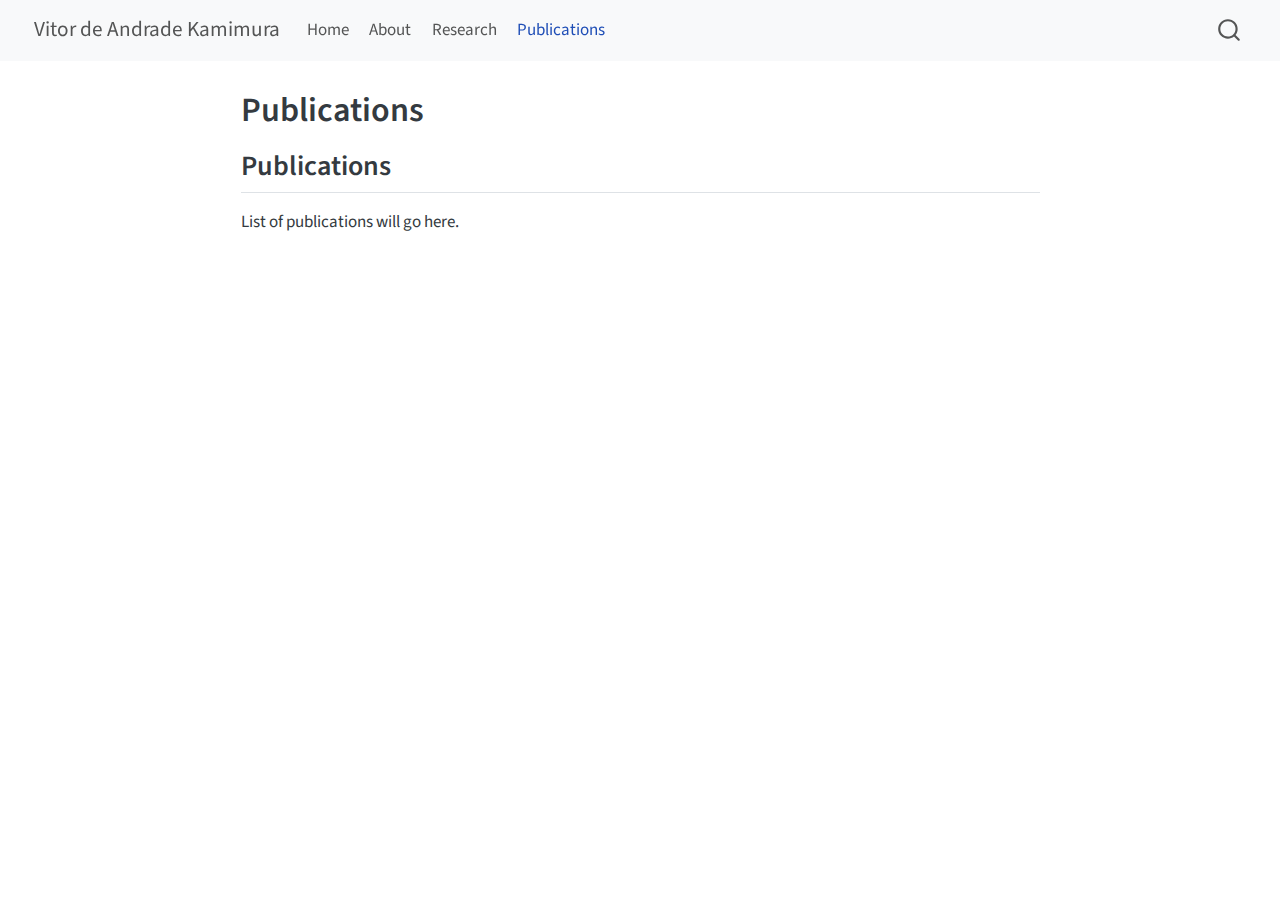
<file: publications.html>
<!DOCTYPE html>
<html xmlns="http://www.w3.org/1999/xhtml" lang="en" xml:lang="en"><head>

<meta charset="utf-8">
<meta name="generator" content="quarto-1.8.24">

<meta name="viewport" content="width=device-width, initial-scale=1.0, user-scalable=yes">


<title>Publications – Vitor de Andrade Kamimura</title>
<style>
code{white-space: pre-wrap;}
span.smallcaps{font-variant: small-caps;}
div.columns{display: flex; gap: min(4vw, 1.5em);}
div.column{flex: auto; overflow-x: auto;}
div.hanging-indent{margin-left: 1.5em; text-indent: -1.5em;}
ul.task-list{list-style: none;}
ul.task-list li input[type="checkbox"] {
  width: 0.8em;
  margin: 0 0.8em 0.2em -1em; /* quarto-specific, see https://github.com/quarto-dev/quarto-cli/issues/4556 */ 
  vertical-align: middle;
}
</style>


<script src="site_libs/quarto-nav/quarto-nav.js"></script>
<script src="site_libs/quarto-nav/headroom.min.js"></script>
<script src="site_libs/clipboard/clipboard.min.js"></script>
<script src="site_libs/quarto-search/autocomplete.umd.js"></script>
<script src="site_libs/quarto-search/fuse.min.js"></script>
<script src="site_libs/quarto-search/quarto-search.js"></script>
<meta name="quarto:offset" content="./">
<script src="site_libs/quarto-html/quarto.js" type="module"></script>
<script src="site_libs/quarto-html/tabsets/tabsets.js" type="module"></script>
<script src="site_libs/quarto-html/axe/axe-check.js" type="module"></script>
<script src="site_libs/quarto-html/popper.min.js"></script>
<script src="site_libs/quarto-html/tippy.umd.min.js"></script>
<script src="site_libs/quarto-html/anchor.min.js"></script>
<link href="site_libs/quarto-html/tippy.css" rel="stylesheet">
<link href="site_libs/quarto-html/quarto-syntax-highlighting-dc55a5b9e770e841cd82e46aadbfb9b0.css" rel="stylesheet" id="quarto-text-highlighting-styles">
<script src="site_libs/bootstrap/bootstrap.min.js"></script>
<link href="site_libs/bootstrap/bootstrap-icons.css" rel="stylesheet">
<link href="site_libs/bootstrap/bootstrap-5b4ad623e5705c0698d39aec6f10cf02.min.css" rel="stylesheet" append-hash="true" id="quarto-bootstrap" data-mode="light">
<script id="quarto-search-options" type="application/json">{
  "location": "navbar",
  "copy-button": false,
  "collapse-after": 3,
  "panel-placement": "end",
  "type": "overlay",
  "limit": 50,
  "keyboard-shortcut": [
    "f",
    "/",
    "s"
  ],
  "show-item-context": false,
  "language": {
    "search-no-results-text": "No results",
    "search-matching-documents-text": "matching documents",
    "search-copy-link-title": "Copy link to search",
    "search-hide-matches-text": "Hide additional matches",
    "search-more-match-text": "more match in this document",
    "search-more-matches-text": "more matches in this document",
    "search-clear-button-title": "Clear",
    "search-text-placeholder": "",
    "search-detached-cancel-button-title": "Cancel",
    "search-submit-button-title": "Submit",
    "search-label": "Search"
  }
}</script>


</head>

<body class="nav-fixed fullcontent quarto-light">

<div id="quarto-search-results"></div>
  <header id="quarto-header" class="headroom fixed-top">
    <nav class="navbar navbar-expand-lg " data-bs-theme="dark">
      <div class="navbar-container container-fluid">
      <div class="navbar-brand-container mx-auto">
    <a href="./index.html" class="navbar-brand navbar-brand-logo">
    </a>
    <a class="navbar-brand" href="./index.html">
    <span class="navbar-title">Vitor de Andrade Kamimura</span>
    </a>
  </div>
            <div id="quarto-search" class="" title="Search"></div>
          <button class="navbar-toggler" type="button" data-bs-toggle="collapse" data-bs-target="#navbarCollapse" aria-controls="navbarCollapse" role="menu" aria-expanded="false" aria-label="Toggle navigation" onclick="if (window.quartoToggleHeadroom) { window.quartoToggleHeadroom(); }">
  <span class="navbar-toggler-icon"></span>
</button>
          <div class="collapse navbar-collapse" id="navbarCollapse">
            <ul class="navbar-nav navbar-nav-scroll me-auto">
  <li class="nav-item">
    <a class="nav-link" href="./index.html"> 
<span class="menu-text">Home</span></a>
  </li>  
  <li class="nav-item">
    <a class="nav-link" href="./about.html"> 
<span class="menu-text">About</span></a>
  </li>  
  <li class="nav-item">
    <a class="nav-link" href="./research.html"> 
<span class="menu-text">Research</span></a>
  </li>  
  <li class="nav-item">
    <a class="nav-link active" href="./publications.html" aria-current="page"> 
<span class="menu-text">Publications</span></a>
  </li>  
</ul>
          </div> <!-- /navcollapse -->
            <div class="quarto-navbar-tools">
</div>
      </div> <!-- /container-fluid -->
    </nav>
</header>
<!-- content -->
<div id="quarto-content" class="quarto-container page-columns page-rows-contents page-layout-article page-navbar">
<!-- sidebar -->
<!-- margin-sidebar -->
    
<!-- main -->
<main class="content" id="quarto-document-content">

<header id="title-block-header" class="quarto-title-block default">
<div class="quarto-title">
<h1 class="title">Publications</h1>
</div>



<div class="quarto-title-meta">

    
  
    
  </div>
  


</header>


<section id="publications" class="level2">
<h2 class="anchored" data-anchor-id="publications">Publications</h2>
<p>List of publications will go here.</p>


</section>

</main> <!-- /main -->
<script id="quarto-html-after-body" type="application/javascript">
  window.document.addEventListener("DOMContentLoaded", function (event) {
    const icon = "";
    const anchorJS = new window.AnchorJS();
    anchorJS.options = {
      placement: 'right',
      icon: icon
    };
    anchorJS.add('.anchored');
    const isCodeAnnotation = (el) => {
      for (const clz of el.classList) {
        if (clz.startsWith('code-annotation-')) {                     
          return true;
        }
      }
      return false;
    }
    const onCopySuccess = function(e) {
      // button target
      const button = e.trigger;
      // don't keep focus
      button.blur();
      // flash "checked"
      button.classList.add('code-copy-button-checked');
      var currentTitle = button.getAttribute("title");
      button.setAttribute("title", "Copied!");
      let tooltip;
      if (window.bootstrap) {
        button.setAttribute("data-bs-toggle", "tooltip");
        button.setAttribute("data-bs-placement", "left");
        button.setAttribute("data-bs-title", "Copied!");
        tooltip = new bootstrap.Tooltip(button, 
          { trigger: "manual", 
            customClass: "code-copy-button-tooltip",
            offset: [0, -8]});
        tooltip.show();    
      }
      setTimeout(function() {
        if (tooltip) {
          tooltip.hide();
          button.removeAttribute("data-bs-title");
          button.removeAttribute("data-bs-toggle");
          button.removeAttribute("data-bs-placement");
        }
        button.setAttribute("title", currentTitle);
        button.classList.remove('code-copy-button-checked');
      }, 1000);
      // clear code selection
      e.clearSelection();
    }
    const getTextToCopy = function(trigger) {
      const outerScaffold = trigger.parentElement.cloneNode(true);
      const codeEl = outerScaffold.querySelector('code');
      for (const childEl of codeEl.children) {
        if (isCodeAnnotation(childEl)) {
          childEl.remove();
        }
      }
      return codeEl.innerText;
    }
    const clipboard = new window.ClipboardJS('.code-copy-button:not([data-in-quarto-modal])', {
      text: getTextToCopy
    });
    clipboard.on('success', onCopySuccess);
    if (window.document.getElementById('quarto-embedded-source-code-modal')) {
      const clipboardModal = new window.ClipboardJS('.code-copy-button[data-in-quarto-modal]', {
        text: getTextToCopy,
        container: window.document.getElementById('quarto-embedded-source-code-modal')
      });
      clipboardModal.on('success', onCopySuccess);
    }
      var localhostRegex = new RegExp(/^(?:http|https):\/\/localhost\:?[0-9]*\//);
      var mailtoRegex = new RegExp(/^mailto:/);
        var filterRegex = new RegExp('/' + window.location.host + '/');
      var isInternal = (href) => {
          return filterRegex.test(href) || localhostRegex.test(href) || mailtoRegex.test(href);
      }
      // Inspect non-navigation links and adorn them if external
     var links = window.document.querySelectorAll('a[href]:not(.nav-link):not(.navbar-brand):not(.toc-action):not(.sidebar-link):not(.sidebar-item-toggle):not(.pagination-link):not(.no-external):not([aria-hidden]):not(.dropdown-item):not(.quarto-navigation-tool):not(.about-link)');
      for (var i=0; i<links.length; i++) {
        const link = links[i];
        if (!isInternal(link.href)) {
          // undo the damage that might have been done by quarto-nav.js in the case of
          // links that we want to consider external
          if (link.dataset.originalHref !== undefined) {
            link.href = link.dataset.originalHref;
          }
        }
      }
    function tippyHover(el, contentFn, onTriggerFn, onUntriggerFn) {
      const config = {
        allowHTML: true,
        maxWidth: 500,
        delay: 100,
        arrow: false,
        appendTo: function(el) {
            return el.parentElement;
        },
        interactive: true,
        interactiveBorder: 10,
        theme: 'quarto',
        placement: 'bottom-start',
      };
      if (contentFn) {
        config.content = contentFn;
      }
      if (onTriggerFn) {
        config.onTrigger = onTriggerFn;
      }
      if (onUntriggerFn) {
        config.onUntrigger = onUntriggerFn;
      }
      window.tippy(el, config); 
    }
    const noterefs = window.document.querySelectorAll('a[role="doc-noteref"]');
    for (var i=0; i<noterefs.length; i++) {
      const ref = noterefs[i];
      tippyHover(ref, function() {
        // use id or data attribute instead here
        let href = ref.getAttribute('data-footnote-href') || ref.getAttribute('href');
        try { href = new URL(href).hash; } catch {}
        const id = href.replace(/^#\/?/, "");
        const note = window.document.getElementById(id);
        if (note) {
          return note.innerHTML;
        } else {
          return "";
        }
      });
    }
    const xrefs = window.document.querySelectorAll('a.quarto-xref');
    const processXRef = (id, note) => {
      // Strip column container classes
      const stripColumnClz = (el) => {
        el.classList.remove("page-full", "page-columns");
        if (el.children) {
          for (const child of el.children) {
            stripColumnClz(child);
          }
        }
      }
      stripColumnClz(note)
      if (id === null || id.startsWith('sec-')) {
        // Special case sections, only their first couple elements
        const container = document.createElement("div");
        if (note.children && note.children.length > 2) {
          container.appendChild(note.children[0].cloneNode(true));
          for (let i = 1; i < note.children.length; i++) {
            const child = note.children[i];
            if (child.tagName === "P" && child.innerText === "") {
              continue;
            } else {
              container.appendChild(child.cloneNode(true));
              break;
            }
          }
          if (window.Quarto?.typesetMath) {
            window.Quarto.typesetMath(container);
          }
          return container.innerHTML
        } else {
          if (window.Quarto?.typesetMath) {
            window.Quarto.typesetMath(note);
          }
          return note.innerHTML;
        }
      } else {
        // Remove any anchor links if they are present
        const anchorLink = note.querySelector('a.anchorjs-link');
        if (anchorLink) {
          anchorLink.remove();
        }
        if (window.Quarto?.typesetMath) {
          window.Quarto.typesetMath(note);
        }
        if (note.classList.contains("callout")) {
          return note.outerHTML;
        } else {
          return note.innerHTML;
        }
      }
    }
    for (var i=0; i<xrefs.length; i++) {
      const xref = xrefs[i];
      tippyHover(xref, undefined, function(instance) {
        instance.disable();
        let url = xref.getAttribute('href');
        let hash = undefined; 
        if (url.startsWith('#')) {
          hash = url;
        } else {
          try { hash = new URL(url).hash; } catch {}
        }
        if (hash) {
          const id = hash.replace(/^#\/?/, "");
          const note = window.document.getElementById(id);
          if (note !== null) {
            try {
              const html = processXRef(id, note.cloneNode(true));
              instance.setContent(html);
            } finally {
              instance.enable();
              instance.show();
            }
          } else {
            // See if we can fetch this
            fetch(url.split('#')[0])
            .then(res => res.text())
            .then(html => {
              const parser = new DOMParser();
              const htmlDoc = parser.parseFromString(html, "text/html");
              const note = htmlDoc.getElementById(id);
              if (note !== null) {
                const html = processXRef(id, note);
                instance.setContent(html);
              } 
            }).finally(() => {
              instance.enable();
              instance.show();
            });
          }
        } else {
          // See if we can fetch a full url (with no hash to target)
          // This is a special case and we should probably do some content thinning / targeting
          fetch(url)
          .then(res => res.text())
          .then(html => {
            const parser = new DOMParser();
            const htmlDoc = parser.parseFromString(html, "text/html");
            const note = htmlDoc.querySelector('main.content');
            if (note !== null) {
              // This should only happen for chapter cross references
              // (since there is no id in the URL)
              // remove the first header
              if (note.children.length > 0 && note.children[0].tagName === "HEADER") {
                note.children[0].remove();
              }
              const html = processXRef(null, note);
              instance.setContent(html);
            } 
          }).finally(() => {
            instance.enable();
            instance.show();
          });
        }
      }, function(instance) {
      });
    }
        let selectedAnnoteEl;
        const selectorForAnnotation = ( cell, annotation) => {
          let cellAttr = 'data-code-cell="' + cell + '"';
          let lineAttr = 'data-code-annotation="' +  annotation + '"';
          const selector = 'span[' + cellAttr + '][' + lineAttr + ']';
          return selector;
        }
        const selectCodeLines = (annoteEl) => {
          const doc = window.document;
          const targetCell = annoteEl.getAttribute("data-target-cell");
          const targetAnnotation = annoteEl.getAttribute("data-target-annotation");
          const annoteSpan = window.document.querySelector(selectorForAnnotation(targetCell, targetAnnotation));
          const lines = annoteSpan.getAttribute("data-code-lines").split(",");
          const lineIds = lines.map((line) => {
            return targetCell + "-" + line;
          })
          let top = null;
          let height = null;
          let parent = null;
          if (lineIds.length > 0) {
              //compute the position of the single el (top and bottom and make a div)
              const el = window.document.getElementById(lineIds[0]);
              top = el.offsetTop;
              height = el.offsetHeight;
              parent = el.parentElement.parentElement;
            if (lineIds.length > 1) {
              const lastEl = window.document.getElementById(lineIds[lineIds.length - 1]);
              const bottom = lastEl.offsetTop + lastEl.offsetHeight;
              height = bottom - top;
            }
            if (top !== null && height !== null && parent !== null) {
              // cook up a div (if necessary) and position it 
              let div = window.document.getElementById("code-annotation-line-highlight");
              if (div === null) {
                div = window.document.createElement("div");
                div.setAttribute("id", "code-annotation-line-highlight");
                div.style.position = 'absolute';
                parent.appendChild(div);
              }
              div.style.top = top - 2 + "px";
              div.style.height = height + 4 + "px";
              div.style.left = 0;
              let gutterDiv = window.document.getElementById("code-annotation-line-highlight-gutter");
              if (gutterDiv === null) {
                gutterDiv = window.document.createElement("div");
                gutterDiv.setAttribute("id", "code-annotation-line-highlight-gutter");
                gutterDiv.style.position = 'absolute';
                const codeCell = window.document.getElementById(targetCell);
                const gutter = codeCell.querySelector('.code-annotation-gutter');
                gutter.appendChild(gutterDiv);
              }
              gutterDiv.style.top = top - 2 + "px";
              gutterDiv.style.height = height + 4 + "px";
            }
            selectedAnnoteEl = annoteEl;
          }
        };
        const unselectCodeLines = () => {
          const elementsIds = ["code-annotation-line-highlight", "code-annotation-line-highlight-gutter"];
          elementsIds.forEach((elId) => {
            const div = window.document.getElementById(elId);
            if (div) {
              div.remove();
            }
          });
          selectedAnnoteEl = undefined;
        };
          // Handle positioning of the toggle
      window.addEventListener(
        "resize",
        throttle(() => {
          elRect = undefined;
          if (selectedAnnoteEl) {
            selectCodeLines(selectedAnnoteEl);
          }
        }, 10)
      );
      function throttle(fn, ms) {
      let throttle = false;
      let timer;
        return (...args) => {
          if(!throttle) { // first call gets through
              fn.apply(this, args);
              throttle = true;
          } else { // all the others get throttled
              if(timer) clearTimeout(timer); // cancel #2
              timer = setTimeout(() => {
                fn.apply(this, args);
                timer = throttle = false;
              }, ms);
          }
        };
      }
        // Attach click handler to the DT
        const annoteDls = window.document.querySelectorAll('dt[data-target-cell]');
        for (const annoteDlNode of annoteDls) {
          annoteDlNode.addEventListener('click', (event) => {
            const clickedEl = event.target;
            if (clickedEl !== selectedAnnoteEl) {
              unselectCodeLines();
              const activeEl = window.document.querySelector('dt[data-target-cell].code-annotation-active');
              if (activeEl) {
                activeEl.classList.remove('code-annotation-active');
              }
              selectCodeLines(clickedEl);
              clickedEl.classList.add('code-annotation-active');
            } else {
              // Unselect the line
              unselectCodeLines();
              clickedEl.classList.remove('code-annotation-active');
            }
          });
        }
    const findCites = (el) => {
      const parentEl = el.parentElement;
      if (parentEl) {
        const cites = parentEl.dataset.cites;
        if (cites) {
          return {
            el,
            cites: cites.split(' ')
          };
        } else {
          return findCites(el.parentElement)
        }
      } else {
        return undefined;
      }
    };
    var bibliorefs = window.document.querySelectorAll('a[role="doc-biblioref"]');
    for (var i=0; i<bibliorefs.length; i++) {
      const ref = bibliorefs[i];
      const citeInfo = findCites(ref);
      if (citeInfo) {
        tippyHover(citeInfo.el, function() {
          var popup = window.document.createElement('div');
          citeInfo.cites.forEach(function(cite) {
            var citeDiv = window.document.createElement('div');
            citeDiv.classList.add('hanging-indent');
            citeDiv.classList.add('csl-entry');
            var biblioDiv = window.document.getElementById('ref-' + cite);
            if (biblioDiv) {
              citeDiv.innerHTML = biblioDiv.innerHTML;
            }
            popup.appendChild(citeDiv);
          });
          return popup.innerHTML;
        });
      }
    }
  });
  </script>
</div> <!-- /content -->




</body></html>
</file>
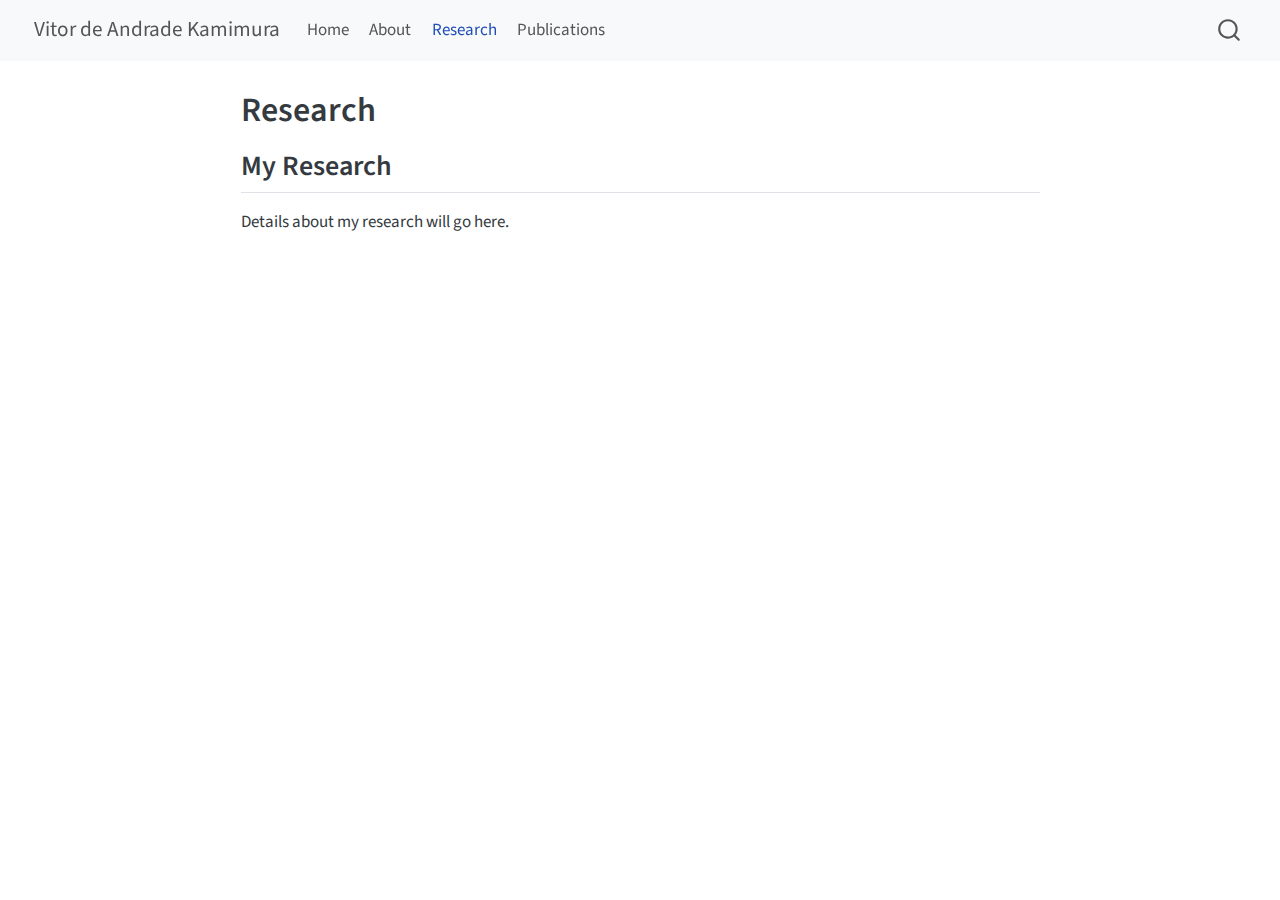
<file: research.html>
<!DOCTYPE html>
<html xmlns="http://www.w3.org/1999/xhtml" lang="en" xml:lang="en"><head>

<meta charset="utf-8">
<meta name="generator" content="quarto-1.8.24">

<meta name="viewport" content="width=device-width, initial-scale=1.0, user-scalable=yes">


<title>Research – Vitor de Andrade Kamimura</title>
<style>
code{white-space: pre-wrap;}
span.smallcaps{font-variant: small-caps;}
div.columns{display: flex; gap: min(4vw, 1.5em);}
div.column{flex: auto; overflow-x: auto;}
div.hanging-indent{margin-left: 1.5em; text-indent: -1.5em;}
ul.task-list{list-style: none;}
ul.task-list li input[type="checkbox"] {
  width: 0.8em;
  margin: 0 0.8em 0.2em -1em; /* quarto-specific, see https://github.com/quarto-dev/quarto-cli/issues/4556 */ 
  vertical-align: middle;
}
</style>


<script src="site_libs/quarto-nav/quarto-nav.js"></script>
<script src="site_libs/quarto-nav/headroom.min.js"></script>
<script src="site_libs/clipboard/clipboard.min.js"></script>
<script src="site_libs/quarto-search/autocomplete.umd.js"></script>
<script src="site_libs/quarto-search/fuse.min.js"></script>
<script src="site_libs/quarto-search/quarto-search.js"></script>
<meta name="quarto:offset" content="./">
<script src="site_libs/quarto-html/quarto.js" type="module"></script>
<script src="site_libs/quarto-html/tabsets/tabsets.js" type="module"></script>
<script src="site_libs/quarto-html/axe/axe-check.js" type="module"></script>
<script src="site_libs/quarto-html/popper.min.js"></script>
<script src="site_libs/quarto-html/tippy.umd.min.js"></script>
<script src="site_libs/quarto-html/anchor.min.js"></script>
<link href="site_libs/quarto-html/tippy.css" rel="stylesheet">
<link href="site_libs/quarto-html/quarto-syntax-highlighting-dc55a5b9e770e841cd82e46aadbfb9b0.css" rel="stylesheet" id="quarto-text-highlighting-styles">
<script src="site_libs/bootstrap/bootstrap.min.js"></script>
<link href="site_libs/bootstrap/bootstrap-icons.css" rel="stylesheet">
<link href="site_libs/bootstrap/bootstrap-5b4ad623e5705c0698d39aec6f10cf02.min.css" rel="stylesheet" append-hash="true" id="quarto-bootstrap" data-mode="light">
<script id="quarto-search-options" type="application/json">{
  "location": "navbar",
  "copy-button": false,
  "collapse-after": 3,
  "panel-placement": "end",
  "type": "overlay",
  "limit": 50,
  "keyboard-shortcut": [
    "f",
    "/",
    "s"
  ],
  "show-item-context": false,
  "language": {
    "search-no-results-text": "No results",
    "search-matching-documents-text": "matching documents",
    "search-copy-link-title": "Copy link to search",
    "search-hide-matches-text": "Hide additional matches",
    "search-more-match-text": "more match in this document",
    "search-more-matches-text": "more matches in this document",
    "search-clear-button-title": "Clear",
    "search-text-placeholder": "",
    "search-detached-cancel-button-title": "Cancel",
    "search-submit-button-title": "Submit",
    "search-label": "Search"
  }
}</script>


</head>

<body class="nav-fixed fullcontent quarto-light">

<div id="quarto-search-results"></div>
  <header id="quarto-header" class="headroom fixed-top">
    <nav class="navbar navbar-expand-lg " data-bs-theme="dark">
      <div class="navbar-container container-fluid">
      <div class="navbar-brand-container mx-auto">
    <a href="./index.html" class="navbar-brand navbar-brand-logo">
    </a>
    <a class="navbar-brand" href="./index.html">
    <span class="navbar-title">Vitor de Andrade Kamimura</span>
    </a>
  </div>
            <div id="quarto-search" class="" title="Search"></div>
          <button class="navbar-toggler" type="button" data-bs-toggle="collapse" data-bs-target="#navbarCollapse" aria-controls="navbarCollapse" role="menu" aria-expanded="false" aria-label="Toggle navigation" onclick="if (window.quartoToggleHeadroom) { window.quartoToggleHeadroom(); }">
  <span class="navbar-toggler-icon"></span>
</button>
          <div class="collapse navbar-collapse" id="navbarCollapse">
            <ul class="navbar-nav navbar-nav-scroll me-auto">
  <li class="nav-item">
    <a class="nav-link" href="./index.html"> 
<span class="menu-text">Home</span></a>
  </li>  
  <li class="nav-item">
    <a class="nav-link" href="./about.html"> 
<span class="menu-text">About</span></a>
  </li>  
  <li class="nav-item">
    <a class="nav-link active" href="./research.html" aria-current="page"> 
<span class="menu-text">Research</span></a>
  </li>  
  <li class="nav-item">
    <a class="nav-link" href="./publications.html"> 
<span class="menu-text">Publications</span></a>
  </li>  
</ul>
          </div> <!-- /navcollapse -->
            <div class="quarto-navbar-tools">
</div>
      </div> <!-- /container-fluid -->
    </nav>
</header>
<!-- content -->
<div id="quarto-content" class="quarto-container page-columns page-rows-contents page-layout-article page-navbar">
<!-- sidebar -->
<!-- margin-sidebar -->
    
<!-- main -->
<main class="content" id="quarto-document-content">

<header id="title-block-header" class="quarto-title-block default">
<div class="quarto-title">
<h1 class="title">Research</h1>
</div>



<div class="quarto-title-meta">

    
  
    
  </div>
  


</header>


<section id="my-research" class="level2">
<h2 class="anchored" data-anchor-id="my-research">My Research</h2>
<p>Details about my research will go here.</p>


</section>

</main> <!-- /main -->
<script id="quarto-html-after-body" type="application/javascript">
  window.document.addEventListener("DOMContentLoaded", function (event) {
    const icon = "";
    const anchorJS = new window.AnchorJS();
    anchorJS.options = {
      placement: 'right',
      icon: icon
    };
    anchorJS.add('.anchored');
    const isCodeAnnotation = (el) => {
      for (const clz of el.classList) {
        if (clz.startsWith('code-annotation-')) {                     
          return true;
        }
      }
      return false;
    }
    const onCopySuccess = function(e) {
      // button target
      const button = e.trigger;
      // don't keep focus
      button.blur();
      // flash "checked"
      button.classList.add('code-copy-button-checked');
      var currentTitle = button.getAttribute("title");
      button.setAttribute("title", "Copied!");
      let tooltip;
      if (window.bootstrap) {
        button.setAttribute("data-bs-toggle", "tooltip");
        button.setAttribute("data-bs-placement", "left");
        button.setAttribute("data-bs-title", "Copied!");
        tooltip = new bootstrap.Tooltip(button, 
          { trigger: "manual", 
            customClass: "code-copy-button-tooltip",
            offset: [0, -8]});
        tooltip.show();    
      }
      setTimeout(function() {
        if (tooltip) {
          tooltip.hide();
          button.removeAttribute("data-bs-title");
          button.removeAttribute("data-bs-toggle");
          button.removeAttribute("data-bs-placement");
        }
        button.setAttribute("title", currentTitle);
        button.classList.remove('code-copy-button-checked');
      }, 1000);
      // clear code selection
      e.clearSelection();
    }
    const getTextToCopy = function(trigger) {
      const outerScaffold = trigger.parentElement.cloneNode(true);
      const codeEl = outerScaffold.querySelector('code');
      for (const childEl of codeEl.children) {
        if (isCodeAnnotation(childEl)) {
          childEl.remove();
        }
      }
      return codeEl.innerText;
    }
    const clipboard = new window.ClipboardJS('.code-copy-button:not([data-in-quarto-modal])', {
      text: getTextToCopy
    });
    clipboard.on('success', onCopySuccess);
    if (window.document.getElementById('quarto-embedded-source-code-modal')) {
      const clipboardModal = new window.ClipboardJS('.code-copy-button[data-in-quarto-modal]', {
        text: getTextToCopy,
        container: window.document.getElementById('quarto-embedded-source-code-modal')
      });
      clipboardModal.on('success', onCopySuccess);
    }
      var localhostRegex = new RegExp(/^(?:http|https):\/\/localhost\:?[0-9]*\//);
      var mailtoRegex = new RegExp(/^mailto:/);
        var filterRegex = new RegExp('/' + window.location.host + '/');
      var isInternal = (href) => {
          return filterRegex.test(href) || localhostRegex.test(href) || mailtoRegex.test(href);
      }
      // Inspect non-navigation links and adorn them if external
     var links = window.document.querySelectorAll('a[href]:not(.nav-link):not(.navbar-brand):not(.toc-action):not(.sidebar-link):not(.sidebar-item-toggle):not(.pagination-link):not(.no-external):not([aria-hidden]):not(.dropdown-item):not(.quarto-navigation-tool):not(.about-link)');
      for (var i=0; i<links.length; i++) {
        const link = links[i];
        if (!isInternal(link.href)) {
          // undo the damage that might have been done by quarto-nav.js in the case of
          // links that we want to consider external
          if (link.dataset.originalHref !== undefined) {
            link.href = link.dataset.originalHref;
          }
        }
      }
    function tippyHover(el, contentFn, onTriggerFn, onUntriggerFn) {
      const config = {
        allowHTML: true,
        maxWidth: 500,
        delay: 100,
        arrow: false,
        appendTo: function(el) {
            return el.parentElement;
        },
        interactive: true,
        interactiveBorder: 10,
        theme: 'quarto',
        placement: 'bottom-start',
      };
      if (contentFn) {
        config.content = contentFn;
      }
      if (onTriggerFn) {
        config.onTrigger = onTriggerFn;
      }
      if (onUntriggerFn) {
        config.onUntrigger = onUntriggerFn;
      }
      window.tippy(el, config); 
    }
    const noterefs = window.document.querySelectorAll('a[role="doc-noteref"]');
    for (var i=0; i<noterefs.length; i++) {
      const ref = noterefs[i];
      tippyHover(ref, function() {
        // use id or data attribute instead here
        let href = ref.getAttribute('data-footnote-href') || ref.getAttribute('href');
        try { href = new URL(href).hash; } catch {}
        const id = href.replace(/^#\/?/, "");
        const note = window.document.getElementById(id);
        if (note) {
          return note.innerHTML;
        } else {
          return "";
        }
      });
    }
    const xrefs = window.document.querySelectorAll('a.quarto-xref');
    const processXRef = (id, note) => {
      // Strip column container classes
      const stripColumnClz = (el) => {
        el.classList.remove("page-full", "page-columns");
        if (el.children) {
          for (const child of el.children) {
            stripColumnClz(child);
          }
        }
      }
      stripColumnClz(note)
      if (id === null || id.startsWith('sec-')) {
        // Special case sections, only their first couple elements
        const container = document.createElement("div");
        if (note.children && note.children.length > 2) {
          container.appendChild(note.children[0].cloneNode(true));
          for (let i = 1; i < note.children.length; i++) {
            const child = note.children[i];
            if (child.tagName === "P" && child.innerText === "") {
              continue;
            } else {
              container.appendChild(child.cloneNode(true));
              break;
            }
          }
          if (window.Quarto?.typesetMath) {
            window.Quarto.typesetMath(container);
          }
          return container.innerHTML
        } else {
          if (window.Quarto?.typesetMath) {
            window.Quarto.typesetMath(note);
          }
          return note.innerHTML;
        }
      } else {
        // Remove any anchor links if they are present
        const anchorLink = note.querySelector('a.anchorjs-link');
        if (anchorLink) {
          anchorLink.remove();
        }
        if (window.Quarto?.typesetMath) {
          window.Quarto.typesetMath(note);
        }
        if (note.classList.contains("callout")) {
          return note.outerHTML;
        } else {
          return note.innerHTML;
        }
      }
    }
    for (var i=0; i<xrefs.length; i++) {
      const xref = xrefs[i];
      tippyHover(xref, undefined, function(instance) {
        instance.disable();
        let url = xref.getAttribute('href');
        let hash = undefined; 
        if (url.startsWith('#')) {
          hash = url;
        } else {
          try { hash = new URL(url).hash; } catch {}
        }
        if (hash) {
          const id = hash.replace(/^#\/?/, "");
          const note = window.document.getElementById(id);
          if (note !== null) {
            try {
              const html = processXRef(id, note.cloneNode(true));
              instance.setContent(html);
            } finally {
              instance.enable();
              instance.show();
            }
          } else {
            // See if we can fetch this
            fetch(url.split('#')[0])
            .then(res => res.text())
            .then(html => {
              const parser = new DOMParser();
              const htmlDoc = parser.parseFromString(html, "text/html");
              const note = htmlDoc.getElementById(id);
              if (note !== null) {
                const html = processXRef(id, note);
                instance.setContent(html);
              } 
            }).finally(() => {
              instance.enable();
              instance.show();
            });
          }
        } else {
          // See if we can fetch a full url (with no hash to target)
          // This is a special case and we should probably do some content thinning / targeting
          fetch(url)
          .then(res => res.text())
          .then(html => {
            const parser = new DOMParser();
            const htmlDoc = parser.parseFromString(html, "text/html");
            const note = htmlDoc.querySelector('main.content');
            if (note !== null) {
              // This should only happen for chapter cross references
              // (since there is no id in the URL)
              // remove the first header
              if (note.children.length > 0 && note.children[0].tagName === "HEADER") {
                note.children[0].remove();
              }
              const html = processXRef(null, note);
              instance.setContent(html);
            } 
          }).finally(() => {
            instance.enable();
            instance.show();
          });
        }
      }, function(instance) {
      });
    }
        let selectedAnnoteEl;
        const selectorForAnnotation = ( cell, annotation) => {
          let cellAttr = 'data-code-cell="' + cell + '"';
          let lineAttr = 'data-code-annotation="' +  annotation + '"';
          const selector = 'span[' + cellAttr + '][' + lineAttr + ']';
          return selector;
        }
        const selectCodeLines = (annoteEl) => {
          const doc = window.document;
          const targetCell = annoteEl.getAttribute("data-target-cell");
          const targetAnnotation = annoteEl.getAttribute("data-target-annotation");
          const annoteSpan = window.document.querySelector(selectorForAnnotation(targetCell, targetAnnotation));
          const lines = annoteSpan.getAttribute("data-code-lines").split(",");
          const lineIds = lines.map((line) => {
            return targetCell + "-" + line;
          })
          let top = null;
          let height = null;
          let parent = null;
          if (lineIds.length > 0) {
              //compute the position of the single el (top and bottom and make a div)
              const el = window.document.getElementById(lineIds[0]);
              top = el.offsetTop;
              height = el.offsetHeight;
              parent = el.parentElement.parentElement;
            if (lineIds.length > 1) {
              const lastEl = window.document.getElementById(lineIds[lineIds.length - 1]);
              const bottom = lastEl.offsetTop + lastEl.offsetHeight;
              height = bottom - top;
            }
            if (top !== null && height !== null && parent !== null) {
              // cook up a div (if necessary) and position it 
              let div = window.document.getElementById("code-annotation-line-highlight");
              if (div === null) {
                div = window.document.createElement("div");
                div.setAttribute("id", "code-annotation-line-highlight");
                div.style.position = 'absolute';
                parent.appendChild(div);
              }
              div.style.top = top - 2 + "px";
              div.style.height = height + 4 + "px";
              div.style.left = 0;
              let gutterDiv = window.document.getElementById("code-annotation-line-highlight-gutter");
              if (gutterDiv === null) {
                gutterDiv = window.document.createElement("div");
                gutterDiv.setAttribute("id", "code-annotation-line-highlight-gutter");
                gutterDiv.style.position = 'absolute';
                const codeCell = window.document.getElementById(targetCell);
                const gutter = codeCell.querySelector('.code-annotation-gutter');
                gutter.appendChild(gutterDiv);
              }
              gutterDiv.style.top = top - 2 + "px";
              gutterDiv.style.height = height + 4 + "px";
            }
            selectedAnnoteEl = annoteEl;
          }
        };
        const unselectCodeLines = () => {
          const elementsIds = ["code-annotation-line-highlight", "code-annotation-line-highlight-gutter"];
          elementsIds.forEach((elId) => {
            const div = window.document.getElementById(elId);
            if (div) {
              div.remove();
            }
          });
          selectedAnnoteEl = undefined;
        };
          // Handle positioning of the toggle
      window.addEventListener(
        "resize",
        throttle(() => {
          elRect = undefined;
          if (selectedAnnoteEl) {
            selectCodeLines(selectedAnnoteEl);
          }
        }, 10)
      );
      function throttle(fn, ms) {
      let throttle = false;
      let timer;
        return (...args) => {
          if(!throttle) { // first call gets through
              fn.apply(this, args);
              throttle = true;
          } else { // all the others get throttled
              if(timer) clearTimeout(timer); // cancel #2
              timer = setTimeout(() => {
                fn.apply(this, args);
                timer = throttle = false;
              }, ms);
          }
        };
      }
        // Attach click handler to the DT
        const annoteDls = window.document.querySelectorAll('dt[data-target-cell]');
        for (const annoteDlNode of annoteDls) {
          annoteDlNode.addEventListener('click', (event) => {
            const clickedEl = event.target;
            if (clickedEl !== selectedAnnoteEl) {
              unselectCodeLines();
              const activeEl = window.document.querySelector('dt[data-target-cell].code-annotation-active');
              if (activeEl) {
                activeEl.classList.remove('code-annotation-active');
              }
              selectCodeLines(clickedEl);
              clickedEl.classList.add('code-annotation-active');
            } else {
              // Unselect the line
              unselectCodeLines();
              clickedEl.classList.remove('code-annotation-active');
            }
          });
        }
    const findCites = (el) => {
      const parentEl = el.parentElement;
      if (parentEl) {
        const cites = parentEl.dataset.cites;
        if (cites) {
          return {
            el,
            cites: cites.split(' ')
          };
        } else {
          return findCites(el.parentElement)
        }
      } else {
        return undefined;
      }
    };
    var bibliorefs = window.document.querySelectorAll('a[role="doc-biblioref"]');
    for (var i=0; i<bibliorefs.length; i++) {
      const ref = bibliorefs[i];
      const citeInfo = findCites(ref);
      if (citeInfo) {
        tippyHover(citeInfo.el, function() {
          var popup = window.document.createElement('div');
          citeInfo.cites.forEach(function(cite) {
            var citeDiv = window.document.createElement('div');
            citeDiv.classList.add('hanging-indent');
            citeDiv.classList.add('csl-entry');
            var biblioDiv = window.document.getElementById('ref-' + cite);
            if (biblioDiv) {
              citeDiv.innerHTML = biblioDiv.innerHTML;
            }
            popup.appendChild(citeDiv);
          });
          return popup.innerHTML;
        });
      }
    }
  });
  </script>
</div> <!-- /content -->




</body></html>
</file>
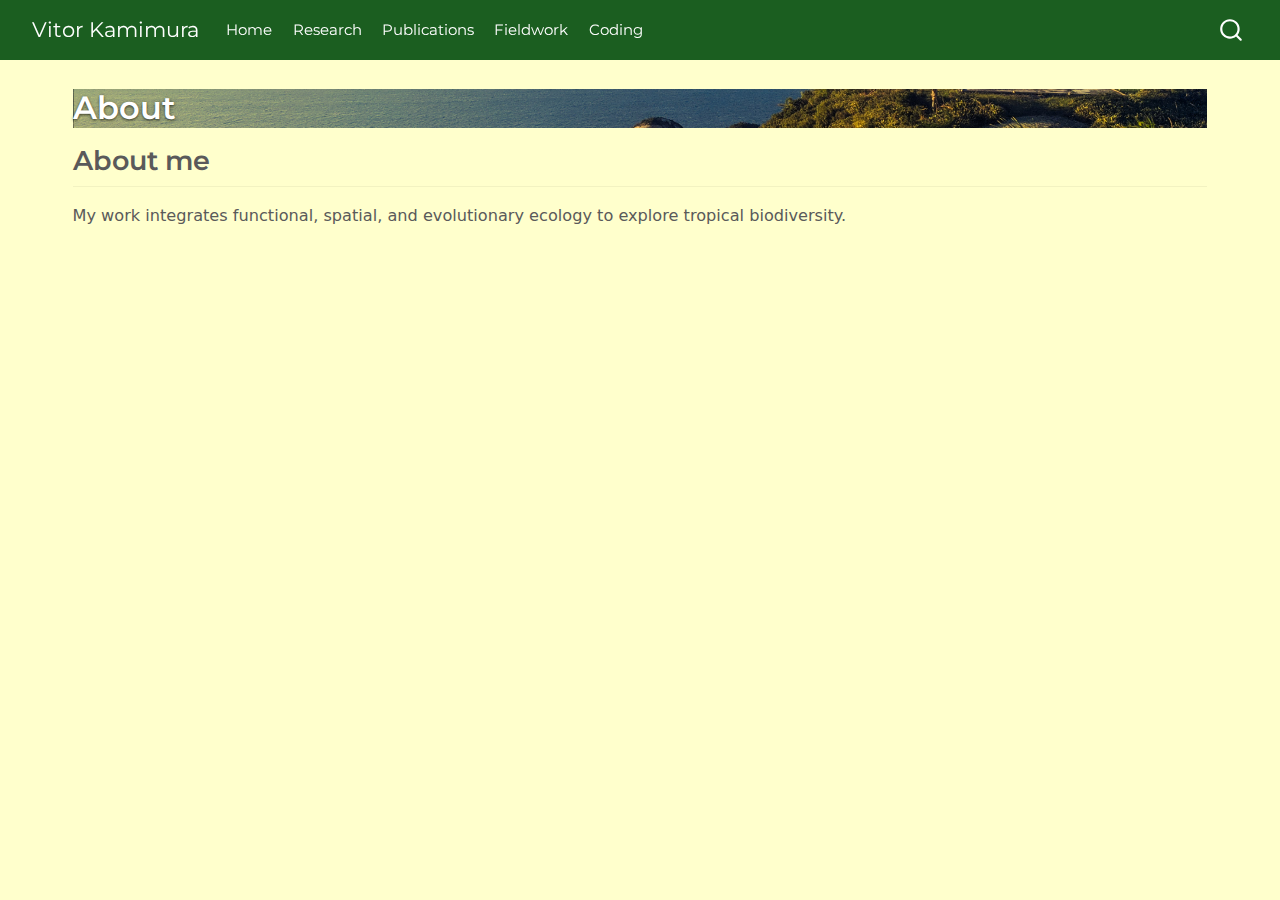
<file: docs/about.html>
<!DOCTYPE html>
<html xmlns="http://www.w3.org/1999/xhtml" lang="en" xml:lang="en"><head>

<meta charset="utf-8">
<meta name="generator" content="quarto-1.8.24">

<meta name="viewport" content="width=device-width, initial-scale=1.0, user-scalable=yes">


<title>About – Vitor Kamimura</title>
<style>
code{white-space: pre-wrap;}
span.smallcaps{font-variant: small-caps;}
div.columns{display: flex; gap: min(4vw, 1.5em);}
div.column{flex: auto; overflow-x: auto;}
div.hanging-indent{margin-left: 1.5em; text-indent: -1.5em;}
ul.task-list{list-style: none;}
ul.task-list li input[type="checkbox"] {
  width: 0.8em;
  margin: 0 0.8em 0.2em -1em; /* quarto-specific, see https://github.com/quarto-dev/quarto-cli/issues/4556 */ 
  vertical-align: middle;
}
</style>


<script src="site_libs/quarto-nav/quarto-nav.js"></script>
<script src="site_libs/quarto-nav/headroom.min.js"></script>
<script src="site_libs/clipboard/clipboard.min.js"></script>
<script src="site_libs/quarto-search/autocomplete.umd.js"></script>
<script src="site_libs/quarto-search/fuse.min.js"></script>
<script src="site_libs/quarto-search/quarto-search.js"></script>
<meta name="quarto:offset" content="./">
<script src="site_libs/quarto-html/quarto.js" type="module"></script>
<script src="site_libs/quarto-html/tabsets/tabsets.js" type="module"></script>
<script src="site_libs/quarto-html/axe/axe-check.js" type="module"></script>
<script src="site_libs/quarto-html/popper.min.js"></script>
<script src="site_libs/quarto-html/tippy.umd.min.js"></script>
<script src="site_libs/quarto-html/anchor.min.js"></script>
<link href="site_libs/quarto-html/tippy.css" rel="stylesheet">
<link href="site_libs/quarto-html/quarto-syntax-highlighting-dc55a5b9e770e841cd82e46aadbfb9b0.css" rel="stylesheet" id="quarto-text-highlighting-styles">
<script src="site_libs/bootstrap/bootstrap.min.js"></script>
<link href="site_libs/bootstrap/bootstrap-icons.css" rel="stylesheet">
<link href="site_libs/bootstrap/bootstrap-5b8f9b2f3cffee265242a5d44fbb1e00.min.css" rel="stylesheet" append-hash="true" id="quarto-bootstrap" data-mode="light">
<script id="quarto-search-options" type="application/json">{
  "location": "navbar",
  "copy-button": false,
  "collapse-after": 3,
  "panel-placement": "end",
  "type": "overlay",
  "limit": 50,
  "keyboard-shortcut": [
    "f",
    "/",
    "s"
  ],
  "show-item-context": false,
  "language": {
    "search-no-results-text": "No results",
    "search-matching-documents-text": "matching documents",
    "search-copy-link-title": "Copy link to search",
    "search-hide-matches-text": "Hide additional matches",
    "search-more-match-text": "more match in this document",
    "search-more-matches-text": "more matches in this document",
    "search-clear-button-title": "Clear",
    "search-text-placeholder": "",
    "search-detached-cancel-button-title": "Cancel",
    "search-submit-button-title": "Submit",
    "search-label": "Search"
  }
}</script>
<link rel="stylesheet" href="https://cdn.jsdelivr.net/npm/bootstrap-icons@1.11.3/font/bootstrap-icons.css">


<link rel="stylesheet" href="styles.css">
</head>

<body class="nav-fixed quarto-light">

<div id="quarto-search-results"></div>
  <header id="quarto-header" class="headroom fixed-top">
    <nav class="navbar navbar-expand-lg " data-bs-theme="dark">
      <div class="navbar-container container-fluid">
      <div class="navbar-brand-container mx-auto">
    <a href="./index.html" class="navbar-brand navbar-brand-logo">
    </a>
    <a class="navbar-brand" href="./index.html">
    <span class="navbar-title">Vitor Kamimura</span>
    </a>
  </div>
            <div id="quarto-search" class="" title="Search"></div>
          <button class="navbar-toggler" type="button" data-bs-toggle="collapse" data-bs-target="#navbarCollapse" aria-controls="navbarCollapse" role="menu" aria-expanded="false" aria-label="Toggle navigation" onclick="if (window.quartoToggleHeadroom) { window.quartoToggleHeadroom(); }">
  <span class="navbar-toggler-icon"></span>
</button>
          <div class="collapse navbar-collapse" id="navbarCollapse">
            <ul class="navbar-nav navbar-nav-scroll me-auto">
  <li class="nav-item">
    <a class="nav-link" href="./home.html"> 
<span class="menu-text">Home</span></a>
  </li>  
  <li class="nav-item">
    <a class="nav-link" href="./research.html"> 
<span class="menu-text">Research</span></a>
  </li>  
  <li class="nav-item">
    <a class="nav-link" href="./publications.html"> 
<span class="menu-text">Publications</span></a>
  </li>  
  <li class="nav-item">
    <a class="nav-link" href="./fieldwork.html"> 
<span class="menu-text">Fieldwork</span></a>
  </li>  
  <li class="nav-item">
    <a class="nav-link" href="./code.html"> 
<span class="menu-text">Coding</span></a>
  </li>  
</ul>
          </div> <!-- /navcollapse -->
            <div class="quarto-navbar-tools">
</div>
      </div> <!-- /container-fluid -->
    </nav>
</header>
<!-- content -->
<div id="quarto-content" class="quarto-container page-columns page-rows-contents page-layout-full page-navbar">
<!-- sidebar -->
<!-- margin-sidebar -->
    
<!-- main -->
<main class="content column-page" id="quarto-document-content">

<header id="title-block-header" class="quarto-title-block default">
<div class="quarto-title">
<h1 class="title">About</h1>
</div>



<div class="quarto-title-meta column-page">

    
  
    
  </div>
  


</header>


<section id="about-me" class="level2">
<h2 class="anchored" data-anchor-id="about-me">About me</h2>
<p>My work integrates functional, spatial, and evolutionary ecology to explore tropical biodiversity.</p>


</section>

</main> <!-- /main -->
<script id="quarto-html-after-body" type="application/javascript">
  window.document.addEventListener("DOMContentLoaded", function (event) {
    const icon = "";
    const anchorJS = new window.AnchorJS();
    anchorJS.options = {
      placement: 'right',
      icon: icon
    };
    anchorJS.add('.anchored');
    const isCodeAnnotation = (el) => {
      for (const clz of el.classList) {
        if (clz.startsWith('code-annotation-')) {                     
          return true;
        }
      }
      return false;
    }
    const onCopySuccess = function(e) {
      // button target
      const button = e.trigger;
      // don't keep focus
      button.blur();
      // flash "checked"
      button.classList.add('code-copy-button-checked');
      var currentTitle = button.getAttribute("title");
      button.setAttribute("title", "Copied!");
      let tooltip;
      if (window.bootstrap) {
        button.setAttribute("data-bs-toggle", "tooltip");
        button.setAttribute("data-bs-placement", "left");
        button.setAttribute("data-bs-title", "Copied!");
        tooltip = new bootstrap.Tooltip(button, 
          { trigger: "manual", 
            customClass: "code-copy-button-tooltip",
            offset: [0, -8]});
        tooltip.show();    
      }
      setTimeout(function() {
        if (tooltip) {
          tooltip.hide();
          button.removeAttribute("data-bs-title");
          button.removeAttribute("data-bs-toggle");
          button.removeAttribute("data-bs-placement");
        }
        button.setAttribute("title", currentTitle);
        button.classList.remove('code-copy-button-checked');
      }, 1000);
      // clear code selection
      e.clearSelection();
    }
    const getTextToCopy = function(trigger) {
      const outerScaffold = trigger.parentElement.cloneNode(true);
      const codeEl = outerScaffold.querySelector('code');
      for (const childEl of codeEl.children) {
        if (isCodeAnnotation(childEl)) {
          childEl.remove();
        }
      }
      return codeEl.innerText;
    }
    const clipboard = new window.ClipboardJS('.code-copy-button:not([data-in-quarto-modal])', {
      text: getTextToCopy
    });
    clipboard.on('success', onCopySuccess);
    if (window.document.getElementById('quarto-embedded-source-code-modal')) {
      const clipboardModal = new window.ClipboardJS('.code-copy-button[data-in-quarto-modal]', {
        text: getTextToCopy,
        container: window.document.getElementById('quarto-embedded-source-code-modal')
      });
      clipboardModal.on('success', onCopySuccess);
    }
      var localhostRegex = new RegExp(/^(?:http|https):\/\/localhost\:?[0-9]*\//);
      var mailtoRegex = new RegExp(/^mailto:/);
        var filterRegex = new RegExp('/' + window.location.host + '/');
      var isInternal = (href) => {
          return filterRegex.test(href) || localhostRegex.test(href) || mailtoRegex.test(href);
      }
      // Inspect non-navigation links and adorn them if external
     var links = window.document.querySelectorAll('a[href]:not(.nav-link):not(.navbar-brand):not(.toc-action):not(.sidebar-link):not(.sidebar-item-toggle):not(.pagination-link):not(.no-external):not([aria-hidden]):not(.dropdown-item):not(.quarto-navigation-tool):not(.about-link)');
      for (var i=0; i<links.length; i++) {
        const link = links[i];
        if (!isInternal(link.href)) {
          // undo the damage that might have been done by quarto-nav.js in the case of
          // links that we want to consider external
          if (link.dataset.originalHref !== undefined) {
            link.href = link.dataset.originalHref;
          }
        }
      }
    function tippyHover(el, contentFn, onTriggerFn, onUntriggerFn) {
      const config = {
        allowHTML: true,
        maxWidth: 500,
        delay: 100,
        arrow: false,
        appendTo: function(el) {
            return el.parentElement;
        },
        interactive: true,
        interactiveBorder: 10,
        theme: 'quarto',
        placement: 'bottom-start',
      };
      if (contentFn) {
        config.content = contentFn;
      }
      if (onTriggerFn) {
        config.onTrigger = onTriggerFn;
      }
      if (onUntriggerFn) {
        config.onUntrigger = onUntriggerFn;
      }
      window.tippy(el, config); 
    }
    const noterefs = window.document.querySelectorAll('a[role="doc-noteref"]');
    for (var i=0; i<noterefs.length; i++) {
      const ref = noterefs[i];
      tippyHover(ref, function() {
        // use id or data attribute instead here
        let href = ref.getAttribute('data-footnote-href') || ref.getAttribute('href');
        try { href = new URL(href).hash; } catch {}
        const id = href.replace(/^#\/?/, "");
        const note = window.document.getElementById(id);
        if (note) {
          return note.innerHTML;
        } else {
          return "";
        }
      });
    }
    const xrefs = window.document.querySelectorAll('a.quarto-xref');
    const processXRef = (id, note) => {
      // Strip column container classes
      const stripColumnClz = (el) => {
        el.classList.remove("page-full", "page-columns");
        if (el.children) {
          for (const child of el.children) {
            stripColumnClz(child);
          }
        }
      }
      stripColumnClz(note)
      if (id === null || id.startsWith('sec-')) {
        // Special case sections, only their first couple elements
        const container = document.createElement("div");
        if (note.children && note.children.length > 2) {
          container.appendChild(note.children[0].cloneNode(true));
          for (let i = 1; i < note.children.length; i++) {
            const child = note.children[i];
            if (child.tagName === "P" && child.innerText === "") {
              continue;
            } else {
              container.appendChild(child.cloneNode(true));
              break;
            }
          }
          if (window.Quarto?.typesetMath) {
            window.Quarto.typesetMath(container);
          }
          return container.innerHTML
        } else {
          if (window.Quarto?.typesetMath) {
            window.Quarto.typesetMath(note);
          }
          return note.innerHTML;
        }
      } else {
        // Remove any anchor links if they are present
        const anchorLink = note.querySelector('a.anchorjs-link');
        if (anchorLink) {
          anchorLink.remove();
        }
        if (window.Quarto?.typesetMath) {
          window.Quarto.typesetMath(note);
        }
        if (note.classList.contains("callout")) {
          return note.outerHTML;
        } else {
          return note.innerHTML;
        }
      }
    }
    for (var i=0; i<xrefs.length; i++) {
      const xref = xrefs[i];
      tippyHover(xref, undefined, function(instance) {
        instance.disable();
        let url = xref.getAttribute('href');
        let hash = undefined; 
        if (url.startsWith('#')) {
          hash = url;
        } else {
          try { hash = new URL(url).hash; } catch {}
        }
        if (hash) {
          const id = hash.replace(/^#\/?/, "");
          const note = window.document.getElementById(id);
          if (note !== null) {
            try {
              const html = processXRef(id, note.cloneNode(true));
              instance.setContent(html);
            } finally {
              instance.enable();
              instance.show();
            }
          } else {
            // See if we can fetch this
            fetch(url.split('#')[0])
            .then(res => res.text())
            .then(html => {
              const parser = new DOMParser();
              const htmlDoc = parser.parseFromString(html, "text/html");
              const note = htmlDoc.getElementById(id);
              if (note !== null) {
                const html = processXRef(id, note);
                instance.setContent(html);
              } 
            }).finally(() => {
              instance.enable();
              instance.show();
            });
          }
        } else {
          // See if we can fetch a full url (with no hash to target)
          // This is a special case and we should probably do some content thinning / targeting
          fetch(url)
          .then(res => res.text())
          .then(html => {
            const parser = new DOMParser();
            const htmlDoc = parser.parseFromString(html, "text/html");
            const note = htmlDoc.querySelector('main.content');
            if (note !== null) {
              // This should only happen for chapter cross references
              // (since there is no id in the URL)
              // remove the first header
              if (note.children.length > 0 && note.children[0].tagName === "HEADER") {
                note.children[0].remove();
              }
              const html = processXRef(null, note);
              instance.setContent(html);
            } 
          }).finally(() => {
            instance.enable();
            instance.show();
          });
        }
      }, function(instance) {
      });
    }
        let selectedAnnoteEl;
        const selectorForAnnotation = ( cell, annotation) => {
          let cellAttr = 'data-code-cell="' + cell + '"';
          let lineAttr = 'data-code-annotation="' +  annotation + '"';
          const selector = 'span[' + cellAttr + '][' + lineAttr + ']';
          return selector;
        }
        const selectCodeLines = (annoteEl) => {
          const doc = window.document;
          const targetCell = annoteEl.getAttribute("data-target-cell");
          const targetAnnotation = annoteEl.getAttribute("data-target-annotation");
          const annoteSpan = window.document.querySelector(selectorForAnnotation(targetCell, targetAnnotation));
          const lines = annoteSpan.getAttribute("data-code-lines").split(",");
          const lineIds = lines.map((line) => {
            return targetCell + "-" + line;
          })
          let top = null;
          let height = null;
          let parent = null;
          if (lineIds.length > 0) {
              //compute the position of the single el (top and bottom and make a div)
              const el = window.document.getElementById(lineIds[0]);
              top = el.offsetTop;
              height = el.offsetHeight;
              parent = el.parentElement.parentElement;
            if (lineIds.length > 1) {
              const lastEl = window.document.getElementById(lineIds[lineIds.length - 1]);
              const bottom = lastEl.offsetTop + lastEl.offsetHeight;
              height = bottom - top;
            }
            if (top !== null && height !== null && parent !== null) {
              // cook up a div (if necessary) and position it 
              let div = window.document.getElementById("code-annotation-line-highlight");
              if (div === null) {
                div = window.document.createElement("div");
                div.setAttribute("id", "code-annotation-line-highlight");
                div.style.position = 'absolute';
                parent.appendChild(div);
              }
              div.style.top = top - 2 + "px";
              div.style.height = height + 4 + "px";
              div.style.left = 0;
              let gutterDiv = window.document.getElementById("code-annotation-line-highlight-gutter");
              if (gutterDiv === null) {
                gutterDiv = window.document.createElement("div");
                gutterDiv.setAttribute("id", "code-annotation-line-highlight-gutter");
                gutterDiv.style.position = 'absolute';
                const codeCell = window.document.getElementById(targetCell);
                const gutter = codeCell.querySelector('.code-annotation-gutter');
                gutter.appendChild(gutterDiv);
              }
              gutterDiv.style.top = top - 2 + "px";
              gutterDiv.style.height = height + 4 + "px";
            }
            selectedAnnoteEl = annoteEl;
          }
        };
        const unselectCodeLines = () => {
          const elementsIds = ["code-annotation-line-highlight", "code-annotation-line-highlight-gutter"];
          elementsIds.forEach((elId) => {
            const div = window.document.getElementById(elId);
            if (div) {
              div.remove();
            }
          });
          selectedAnnoteEl = undefined;
        };
          // Handle positioning of the toggle
      window.addEventListener(
        "resize",
        throttle(() => {
          elRect = undefined;
          if (selectedAnnoteEl) {
            selectCodeLines(selectedAnnoteEl);
          }
        }, 10)
      );
      function throttle(fn, ms) {
      let throttle = false;
      let timer;
        return (...args) => {
          if(!throttle) { // first call gets through
              fn.apply(this, args);
              throttle = true;
          } else { // all the others get throttled
              if(timer) clearTimeout(timer); // cancel #2
              timer = setTimeout(() => {
                fn.apply(this, args);
                timer = throttle = false;
              }, ms);
          }
        };
      }
        // Attach click handler to the DT
        const annoteDls = window.document.querySelectorAll('dt[data-target-cell]');
        for (const annoteDlNode of annoteDls) {
          annoteDlNode.addEventListener('click', (event) => {
            const clickedEl = event.target;
            if (clickedEl !== selectedAnnoteEl) {
              unselectCodeLines();
              const activeEl = window.document.querySelector('dt[data-target-cell].code-annotation-active');
              if (activeEl) {
                activeEl.classList.remove('code-annotation-active');
              }
              selectCodeLines(clickedEl);
              clickedEl.classList.add('code-annotation-active');
            } else {
              // Unselect the line
              unselectCodeLines();
              clickedEl.classList.remove('code-annotation-active');
            }
          });
        }
    const findCites = (el) => {
      const parentEl = el.parentElement;
      if (parentEl) {
        const cites = parentEl.dataset.cites;
        if (cites) {
          return {
            el,
            cites: cites.split(' ')
          };
        } else {
          return findCites(el.parentElement)
        }
      } else {
        return undefined;
      }
    };
    var bibliorefs = window.document.querySelectorAll('a[role="doc-biblioref"]');
    for (var i=0; i<bibliorefs.length; i++) {
      const ref = bibliorefs[i];
      const citeInfo = findCites(ref);
      if (citeInfo) {
        tippyHover(citeInfo.el, function() {
          var popup = window.document.createElement('div');
          citeInfo.cites.forEach(function(cite) {
            var citeDiv = window.document.createElement('div');
            citeDiv.classList.add('hanging-indent');
            citeDiv.classList.add('csl-entry');
            var biblioDiv = window.document.getElementById('ref-' + cite);
            if (biblioDiv) {
              citeDiv.innerHTML = biblioDiv.innerHTML;
            }
            popup.appendChild(citeDiv);
          });
          return popup.innerHTML;
        });
      }
    }
  });
  </script>
</div> <!-- /content -->




</body></html>
</file>
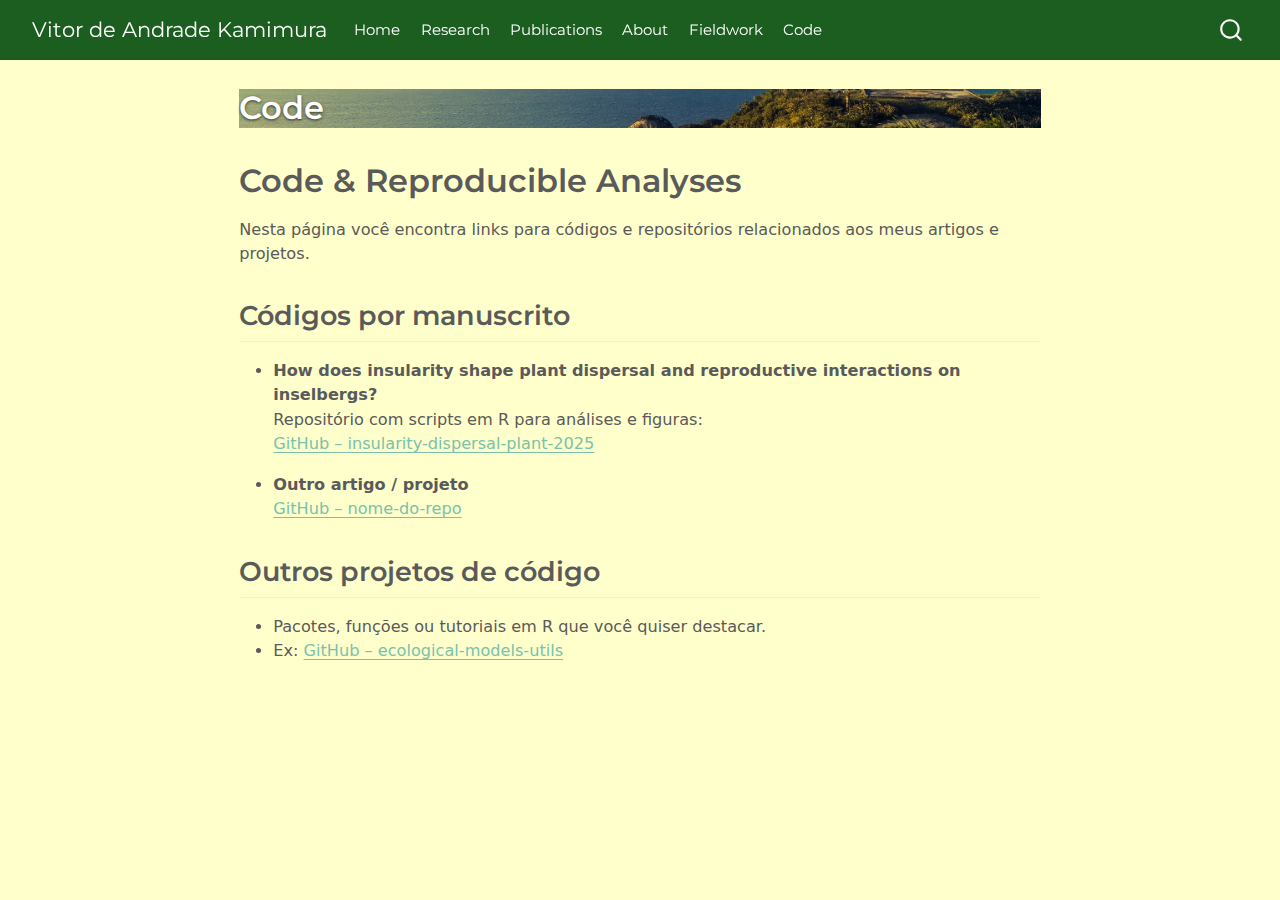
<file: docs/code.html>
<!DOCTYPE html>
<html xmlns="http://www.w3.org/1999/xhtml" lang="en" xml:lang="en"><head>

<meta charset="utf-8">
<meta name="generator" content="quarto-1.8.24">

<meta name="viewport" content="width=device-width, initial-scale=1.0, user-scalable=yes">


<title>Code – Vitor de Andrade Kamimura</title>
<style>
code{white-space: pre-wrap;}
span.smallcaps{font-variant: small-caps;}
div.columns{display: flex; gap: min(4vw, 1.5em);}
div.column{flex: auto; overflow-x: auto;}
div.hanging-indent{margin-left: 1.5em; text-indent: -1.5em;}
ul.task-list{list-style: none;}
ul.task-list li input[type="checkbox"] {
  width: 0.8em;
  margin: 0 0.8em 0.2em -1em; /* quarto-specific, see https://github.com/quarto-dev/quarto-cli/issues/4556 */ 
  vertical-align: middle;
}
</style>


<script src="site_libs/quarto-nav/quarto-nav.js"></script>
<script src="site_libs/quarto-nav/headroom.min.js"></script>
<script src="site_libs/clipboard/clipboard.min.js"></script>
<script src="site_libs/quarto-search/autocomplete.umd.js"></script>
<script src="site_libs/quarto-search/fuse.min.js"></script>
<script src="site_libs/quarto-search/quarto-search.js"></script>
<meta name="quarto:offset" content="./">
<script src="site_libs/quarto-html/quarto.js" type="module"></script>
<script src="site_libs/quarto-html/tabsets/tabsets.js" type="module"></script>
<script src="site_libs/quarto-html/axe/axe-check.js" type="module"></script>
<script src="site_libs/quarto-html/popper.min.js"></script>
<script src="site_libs/quarto-html/tippy.umd.min.js"></script>
<script src="site_libs/quarto-html/anchor.min.js"></script>
<link href="site_libs/quarto-html/tippy.css" rel="stylesheet">
<link href="site_libs/quarto-html/quarto-syntax-highlighting-dc55a5b9e770e841cd82e46aadbfb9b0.css" rel="stylesheet" id="quarto-text-highlighting-styles">
<script src="site_libs/bootstrap/bootstrap.min.js"></script>
<link href="site_libs/bootstrap/bootstrap-icons.css" rel="stylesheet">
<link href="site_libs/bootstrap/bootstrap-5b8f9b2f3cffee265242a5d44fbb1e00.min.css" rel="stylesheet" append-hash="true" id="quarto-bootstrap" data-mode="light">
<script id="quarto-search-options" type="application/json">{
  "location": "navbar",
  "copy-button": false,
  "collapse-after": 3,
  "panel-placement": "end",
  "type": "overlay",
  "limit": 50,
  "keyboard-shortcut": [
    "f",
    "/",
    "s"
  ],
  "show-item-context": false,
  "language": {
    "search-no-results-text": "No results",
    "search-matching-documents-text": "matching documents",
    "search-copy-link-title": "Copy link to search",
    "search-hide-matches-text": "Hide additional matches",
    "search-more-match-text": "more match in this document",
    "search-more-matches-text": "more matches in this document",
    "search-clear-button-title": "Clear",
    "search-text-placeholder": "",
    "search-detached-cancel-button-title": "Cancel",
    "search-submit-button-title": "Submit",
    "search-label": "Search"
  }
}</script>


<link rel="stylesheet" href="styles.css">
</head>

<body class="nav-fixed fullcontent quarto-light">

<div id="quarto-search-results"></div>
  <header id="quarto-header" class="headroom fixed-top">
    <nav class="navbar navbar-expand-lg " data-bs-theme="dark">
      <div class="navbar-container container-fluid">
      <div class="navbar-brand-container mx-auto">
    <a href="./index.html" class="navbar-brand navbar-brand-logo">
    </a>
    <a class="navbar-brand" href="./index.html">
    <span class="navbar-title">Vitor de Andrade Kamimura</span>
    </a>
  </div>
            <div id="quarto-search" class="" title="Search"></div>
          <button class="navbar-toggler" type="button" data-bs-toggle="collapse" data-bs-target="#navbarCollapse" aria-controls="navbarCollapse" role="menu" aria-expanded="false" aria-label="Toggle navigation" onclick="if (window.quartoToggleHeadroom) { window.quartoToggleHeadroom(); }">
  <span class="navbar-toggler-icon"></span>
</button>
          <div class="collapse navbar-collapse" id="navbarCollapse">
            <ul class="navbar-nav navbar-nav-scroll me-auto">
  <li class="nav-item">
    <a class="nav-link" href="./index.html"> 
<span class="menu-text">Home</span></a>
  </li>  
  <li class="nav-item">
    <a class="nav-link" href="./research.html"> 
<span class="menu-text">Research</span></a>
  </li>  
  <li class="nav-item">
    <a class="nav-link" href="./publications.html"> 
<span class="menu-text">Publications</span></a>
  </li>  
  <li class="nav-item">
    <a class="nav-link" href="./about.html"> 
<span class="menu-text">About</span></a>
  </li>  
  <li class="nav-item">
    <a class="nav-link" href="./fieldwork.html"> 
<span class="menu-text">Fieldwork</span></a>
  </li>  
  <li class="nav-item">
    <a class="nav-link active" href="./code.html" aria-current="page"> 
<span class="menu-text">Code</span></a>
  </li>  
</ul>
          </div> <!-- /navcollapse -->
            <div class="quarto-navbar-tools">
</div>
      </div> <!-- /container-fluid -->
    </nav>
</header>
<!-- content -->
<div id="quarto-content" class="quarto-container page-columns page-rows-contents page-layout-article page-navbar">
<!-- sidebar -->
<!-- margin-sidebar -->
    
<!-- main -->
<main class="content" id="quarto-document-content">

<header id="title-block-header" class="quarto-title-block default">
<div class="quarto-title">
<h1 class="title">Code</h1>
</div>



<div class="quarto-title-meta">

    
  
    
  </div>
  


</header>


<section id="code-reproducible-analyses" class="level1">
<h1>Code &amp; Reproducible Analyses</h1>
<p>Nesta página você encontra links para códigos e repositórios relacionados aos meus artigos e projetos.</p>
<section id="códigos-por-manuscrito" class="level2">
<h2 class="anchored" data-anchor-id="códigos-por-manuscrito">Códigos por manuscrito</h2>
<ul>
<li><p><strong>How does insularity shape plant dispersal and reproductive interactions on inselbergs?</strong><br>
Repositório com scripts em R para análises e figuras:<br>
<a href="https://github.com/vitorkami/INSIRA_O_NOME_DO_REPO">GitHub – insularity-dispersal-plant-2025</a></p></li>
<li><p><strong>Outro artigo / projeto</strong><br>
<a href="https://github.com/vitorkami/OUTRO_REPO">GitHub – nome-do-repo</a></p></li>
</ul>
</section>
<section id="outros-projetos-de-código" class="level2">
<h2 class="anchored" data-anchor-id="outros-projetos-de-código">Outros projetos de código</h2>
<ul>
<li>Pacotes, funções ou tutoriais em R que você quiser destacar.</li>
<li>Ex: <a href="https://github.com/vitorkami/algum-repo">GitHub – ecological-models-utils</a></li>
</ul>


</section>
</section>

</main> <!-- /main -->
<script id="quarto-html-after-body" type="application/javascript">
  window.document.addEventListener("DOMContentLoaded", function (event) {
    const icon = "";
    const anchorJS = new window.AnchorJS();
    anchorJS.options = {
      placement: 'right',
      icon: icon
    };
    anchorJS.add('.anchored');
    const isCodeAnnotation = (el) => {
      for (const clz of el.classList) {
        if (clz.startsWith('code-annotation-')) {                     
          return true;
        }
      }
      return false;
    }
    const onCopySuccess = function(e) {
      // button target
      const button = e.trigger;
      // don't keep focus
      button.blur();
      // flash "checked"
      button.classList.add('code-copy-button-checked');
      var currentTitle = button.getAttribute("title");
      button.setAttribute("title", "Copied!");
      let tooltip;
      if (window.bootstrap) {
        button.setAttribute("data-bs-toggle", "tooltip");
        button.setAttribute("data-bs-placement", "left");
        button.setAttribute("data-bs-title", "Copied!");
        tooltip = new bootstrap.Tooltip(button, 
          { trigger: "manual", 
            customClass: "code-copy-button-tooltip",
            offset: [0, -8]});
        tooltip.show();    
      }
      setTimeout(function() {
        if (tooltip) {
          tooltip.hide();
          button.removeAttribute("data-bs-title");
          button.removeAttribute("data-bs-toggle");
          button.removeAttribute("data-bs-placement");
        }
        button.setAttribute("title", currentTitle);
        button.classList.remove('code-copy-button-checked');
      }, 1000);
      // clear code selection
      e.clearSelection();
    }
    const getTextToCopy = function(trigger) {
      const outerScaffold = trigger.parentElement.cloneNode(true);
      const codeEl = outerScaffold.querySelector('code');
      for (const childEl of codeEl.children) {
        if (isCodeAnnotation(childEl)) {
          childEl.remove();
        }
      }
      return codeEl.innerText;
    }
    const clipboard = new window.ClipboardJS('.code-copy-button:not([data-in-quarto-modal])', {
      text: getTextToCopy
    });
    clipboard.on('success', onCopySuccess);
    if (window.document.getElementById('quarto-embedded-source-code-modal')) {
      const clipboardModal = new window.ClipboardJS('.code-copy-button[data-in-quarto-modal]', {
        text: getTextToCopy,
        container: window.document.getElementById('quarto-embedded-source-code-modal')
      });
      clipboardModal.on('success', onCopySuccess);
    }
      var localhostRegex = new RegExp(/^(?:http|https):\/\/localhost\:?[0-9]*\//);
      var mailtoRegex = new RegExp(/^mailto:/);
        var filterRegex = new RegExp('/' + window.location.host + '/');
      var isInternal = (href) => {
          return filterRegex.test(href) || localhostRegex.test(href) || mailtoRegex.test(href);
      }
      // Inspect non-navigation links and adorn them if external
     var links = window.document.querySelectorAll('a[href]:not(.nav-link):not(.navbar-brand):not(.toc-action):not(.sidebar-link):not(.sidebar-item-toggle):not(.pagination-link):not(.no-external):not([aria-hidden]):not(.dropdown-item):not(.quarto-navigation-tool):not(.about-link)');
      for (var i=0; i<links.length; i++) {
        const link = links[i];
        if (!isInternal(link.href)) {
          // undo the damage that might have been done by quarto-nav.js in the case of
          // links that we want to consider external
          if (link.dataset.originalHref !== undefined) {
            link.href = link.dataset.originalHref;
          }
        }
      }
    function tippyHover(el, contentFn, onTriggerFn, onUntriggerFn) {
      const config = {
        allowHTML: true,
        maxWidth: 500,
        delay: 100,
        arrow: false,
        appendTo: function(el) {
            return el.parentElement;
        },
        interactive: true,
        interactiveBorder: 10,
        theme: 'quarto',
        placement: 'bottom-start',
      };
      if (contentFn) {
        config.content = contentFn;
      }
      if (onTriggerFn) {
        config.onTrigger = onTriggerFn;
      }
      if (onUntriggerFn) {
        config.onUntrigger = onUntriggerFn;
      }
      window.tippy(el, config); 
    }
    const noterefs = window.document.querySelectorAll('a[role="doc-noteref"]');
    for (var i=0; i<noterefs.length; i++) {
      const ref = noterefs[i];
      tippyHover(ref, function() {
        // use id or data attribute instead here
        let href = ref.getAttribute('data-footnote-href') || ref.getAttribute('href');
        try { href = new URL(href).hash; } catch {}
        const id = href.replace(/^#\/?/, "");
        const note = window.document.getElementById(id);
        if (note) {
          return note.innerHTML;
        } else {
          return "";
        }
      });
    }
    const xrefs = window.document.querySelectorAll('a.quarto-xref');
    const processXRef = (id, note) => {
      // Strip column container classes
      const stripColumnClz = (el) => {
        el.classList.remove("page-full", "page-columns");
        if (el.children) {
          for (const child of el.children) {
            stripColumnClz(child);
          }
        }
      }
      stripColumnClz(note)
      if (id === null || id.startsWith('sec-')) {
        // Special case sections, only their first couple elements
        const container = document.createElement("div");
        if (note.children && note.children.length > 2) {
          container.appendChild(note.children[0].cloneNode(true));
          for (let i = 1; i < note.children.length; i++) {
            const child = note.children[i];
            if (child.tagName === "P" && child.innerText === "") {
              continue;
            } else {
              container.appendChild(child.cloneNode(true));
              break;
            }
          }
          if (window.Quarto?.typesetMath) {
            window.Quarto.typesetMath(container);
          }
          return container.innerHTML
        } else {
          if (window.Quarto?.typesetMath) {
            window.Quarto.typesetMath(note);
          }
          return note.innerHTML;
        }
      } else {
        // Remove any anchor links if they are present
        const anchorLink = note.querySelector('a.anchorjs-link');
        if (anchorLink) {
          anchorLink.remove();
        }
        if (window.Quarto?.typesetMath) {
          window.Quarto.typesetMath(note);
        }
        if (note.classList.contains("callout")) {
          return note.outerHTML;
        } else {
          return note.innerHTML;
        }
      }
    }
    for (var i=0; i<xrefs.length; i++) {
      const xref = xrefs[i];
      tippyHover(xref, undefined, function(instance) {
        instance.disable();
        let url = xref.getAttribute('href');
        let hash = undefined; 
        if (url.startsWith('#')) {
          hash = url;
        } else {
          try { hash = new URL(url).hash; } catch {}
        }
        if (hash) {
          const id = hash.replace(/^#\/?/, "");
          const note = window.document.getElementById(id);
          if (note !== null) {
            try {
              const html = processXRef(id, note.cloneNode(true));
              instance.setContent(html);
            } finally {
              instance.enable();
              instance.show();
            }
          } else {
            // See if we can fetch this
            fetch(url.split('#')[0])
            .then(res => res.text())
            .then(html => {
              const parser = new DOMParser();
              const htmlDoc = parser.parseFromString(html, "text/html");
              const note = htmlDoc.getElementById(id);
              if (note !== null) {
                const html = processXRef(id, note);
                instance.setContent(html);
              } 
            }).finally(() => {
              instance.enable();
              instance.show();
            });
          }
        } else {
          // See if we can fetch a full url (with no hash to target)
          // This is a special case and we should probably do some content thinning / targeting
          fetch(url)
          .then(res => res.text())
          .then(html => {
            const parser = new DOMParser();
            const htmlDoc = parser.parseFromString(html, "text/html");
            const note = htmlDoc.querySelector('main.content');
            if (note !== null) {
              // This should only happen for chapter cross references
              // (since there is no id in the URL)
              // remove the first header
              if (note.children.length > 0 && note.children[0].tagName === "HEADER") {
                note.children[0].remove();
              }
              const html = processXRef(null, note);
              instance.setContent(html);
            } 
          }).finally(() => {
            instance.enable();
            instance.show();
          });
        }
      }, function(instance) {
      });
    }
        let selectedAnnoteEl;
        const selectorForAnnotation = ( cell, annotation) => {
          let cellAttr = 'data-code-cell="' + cell + '"';
          let lineAttr = 'data-code-annotation="' +  annotation + '"';
          const selector = 'span[' + cellAttr + '][' + lineAttr + ']';
          return selector;
        }
        const selectCodeLines = (annoteEl) => {
          const doc = window.document;
          const targetCell = annoteEl.getAttribute("data-target-cell");
          const targetAnnotation = annoteEl.getAttribute("data-target-annotation");
          const annoteSpan = window.document.querySelector(selectorForAnnotation(targetCell, targetAnnotation));
          const lines = annoteSpan.getAttribute("data-code-lines").split(",");
          const lineIds = lines.map((line) => {
            return targetCell + "-" + line;
          })
          let top = null;
          let height = null;
          let parent = null;
          if (lineIds.length > 0) {
              //compute the position of the single el (top and bottom and make a div)
              const el = window.document.getElementById(lineIds[0]);
              top = el.offsetTop;
              height = el.offsetHeight;
              parent = el.parentElement.parentElement;
            if (lineIds.length > 1) {
              const lastEl = window.document.getElementById(lineIds[lineIds.length - 1]);
              const bottom = lastEl.offsetTop + lastEl.offsetHeight;
              height = bottom - top;
            }
            if (top !== null && height !== null && parent !== null) {
              // cook up a div (if necessary) and position it 
              let div = window.document.getElementById("code-annotation-line-highlight");
              if (div === null) {
                div = window.document.createElement("div");
                div.setAttribute("id", "code-annotation-line-highlight");
                div.style.position = 'absolute';
                parent.appendChild(div);
              }
              div.style.top = top - 2 + "px";
              div.style.height = height + 4 + "px";
              div.style.left = 0;
              let gutterDiv = window.document.getElementById("code-annotation-line-highlight-gutter");
              if (gutterDiv === null) {
                gutterDiv = window.document.createElement("div");
                gutterDiv.setAttribute("id", "code-annotation-line-highlight-gutter");
                gutterDiv.style.position = 'absolute';
                const codeCell = window.document.getElementById(targetCell);
                const gutter = codeCell.querySelector('.code-annotation-gutter');
                gutter.appendChild(gutterDiv);
              }
              gutterDiv.style.top = top - 2 + "px";
              gutterDiv.style.height = height + 4 + "px";
            }
            selectedAnnoteEl = annoteEl;
          }
        };
        const unselectCodeLines = () => {
          const elementsIds = ["code-annotation-line-highlight", "code-annotation-line-highlight-gutter"];
          elementsIds.forEach((elId) => {
            const div = window.document.getElementById(elId);
            if (div) {
              div.remove();
            }
          });
          selectedAnnoteEl = undefined;
        };
          // Handle positioning of the toggle
      window.addEventListener(
        "resize",
        throttle(() => {
          elRect = undefined;
          if (selectedAnnoteEl) {
            selectCodeLines(selectedAnnoteEl);
          }
        }, 10)
      );
      function throttle(fn, ms) {
      let throttle = false;
      let timer;
        return (...args) => {
          if(!throttle) { // first call gets through
              fn.apply(this, args);
              throttle = true;
          } else { // all the others get throttled
              if(timer) clearTimeout(timer); // cancel #2
              timer = setTimeout(() => {
                fn.apply(this, args);
                timer = throttle = false;
              }, ms);
          }
        };
      }
        // Attach click handler to the DT
        const annoteDls = window.document.querySelectorAll('dt[data-target-cell]');
        for (const annoteDlNode of annoteDls) {
          annoteDlNode.addEventListener('click', (event) => {
            const clickedEl = event.target;
            if (clickedEl !== selectedAnnoteEl) {
              unselectCodeLines();
              const activeEl = window.document.querySelector('dt[data-target-cell].code-annotation-active');
              if (activeEl) {
                activeEl.classList.remove('code-annotation-active');
              }
              selectCodeLines(clickedEl);
              clickedEl.classList.add('code-annotation-active');
            } else {
              // Unselect the line
              unselectCodeLines();
              clickedEl.classList.remove('code-annotation-active');
            }
          });
        }
    const findCites = (el) => {
      const parentEl = el.parentElement;
      if (parentEl) {
        const cites = parentEl.dataset.cites;
        if (cites) {
          return {
            el,
            cites: cites.split(' ')
          };
        } else {
          return findCites(el.parentElement)
        }
      } else {
        return undefined;
      }
    };
    var bibliorefs = window.document.querySelectorAll('a[role="doc-biblioref"]');
    for (var i=0; i<bibliorefs.length; i++) {
      const ref = bibliorefs[i];
      const citeInfo = findCites(ref);
      if (citeInfo) {
        tippyHover(citeInfo.el, function() {
          var popup = window.document.createElement('div');
          citeInfo.cites.forEach(function(cite) {
            var citeDiv = window.document.createElement('div');
            citeDiv.classList.add('hanging-indent');
            citeDiv.classList.add('csl-entry');
            var biblioDiv = window.document.getElementById('ref-' + cite);
            if (biblioDiv) {
              citeDiv.innerHTML = biblioDiv.innerHTML;
            }
            popup.appendChild(citeDiv);
          });
          return popup.innerHTML;
        });
      }
    }
  });
  </script>
</div> <!-- /content -->




</body></html>
</file>
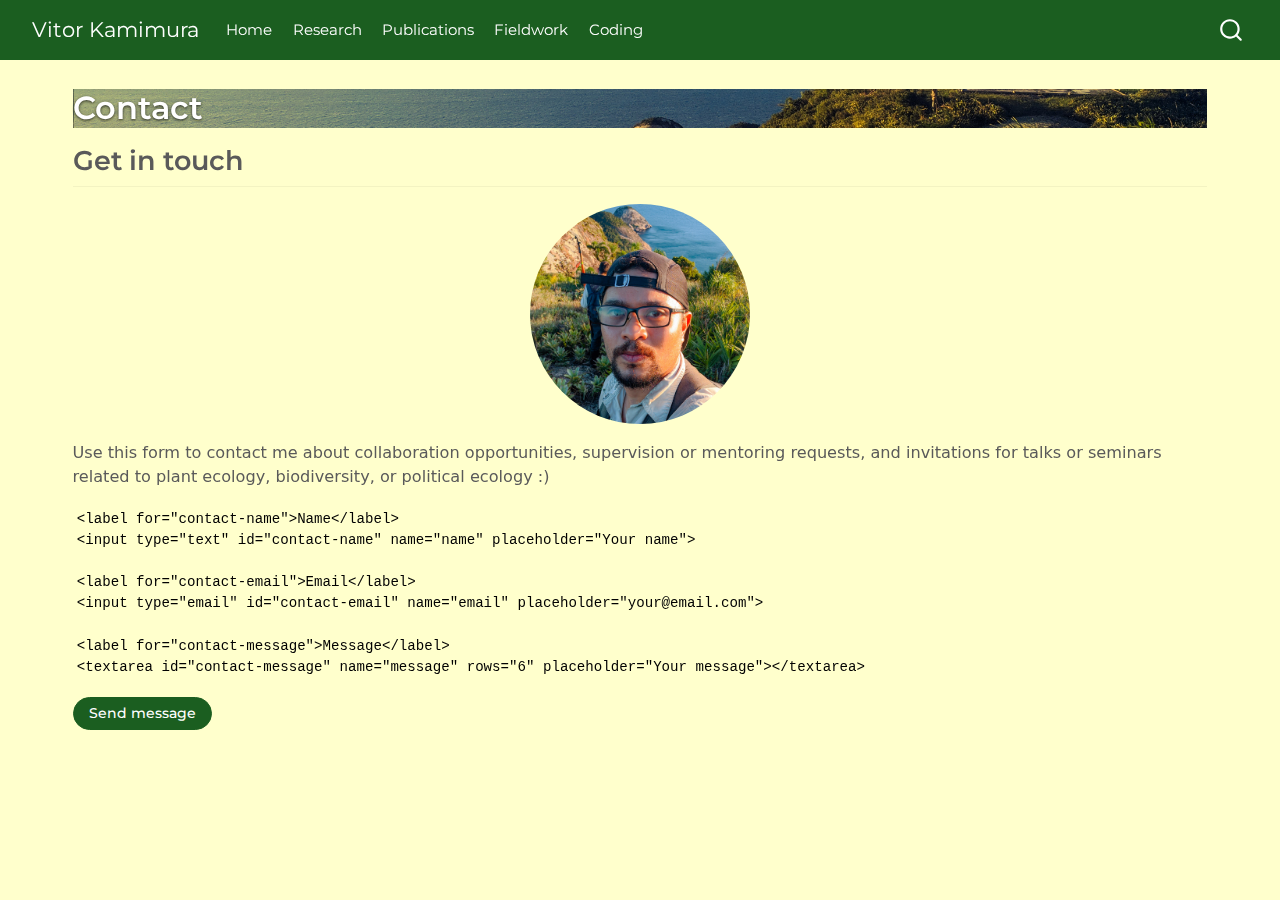
<file: docs/contact.html>
<!DOCTYPE html>
<html xmlns="http://www.w3.org/1999/xhtml" lang="en" xml:lang="en"><head>

<meta charset="utf-8">
<meta name="generator" content="quarto-1.8.24">

<meta name="viewport" content="width=device-width, initial-scale=1.0, user-scalable=yes">


<title>Contact – Vitor Kamimura</title>
<style>
code{white-space: pre-wrap;}
span.smallcaps{font-variant: small-caps;}
div.columns{display: flex; gap: min(4vw, 1.5em);}
div.column{flex: auto; overflow-x: auto;}
div.hanging-indent{margin-left: 1.5em; text-indent: -1.5em;}
ul.task-list{list-style: none;}
ul.task-list li input[type="checkbox"] {
  width: 0.8em;
  margin: 0 0.8em 0.2em -1em; /* quarto-specific, see https://github.com/quarto-dev/quarto-cli/issues/4556 */ 
  vertical-align: middle;
}
</style>


<script src="site_libs/quarto-nav/quarto-nav.js"></script>
<script src="site_libs/quarto-nav/headroom.min.js"></script>
<script src="site_libs/clipboard/clipboard.min.js"></script>
<script src="site_libs/quarto-search/autocomplete.umd.js"></script>
<script src="site_libs/quarto-search/fuse.min.js"></script>
<script src="site_libs/quarto-search/quarto-search.js"></script>
<meta name="quarto:offset" content="./">
<script src="site_libs/quarto-html/quarto.js" type="module"></script>
<script src="site_libs/quarto-html/tabsets/tabsets.js" type="module"></script>
<script src="site_libs/quarto-html/axe/axe-check.js" type="module"></script>
<script src="site_libs/quarto-html/popper.min.js"></script>
<script src="site_libs/quarto-html/tippy.umd.min.js"></script>
<script src="site_libs/quarto-html/anchor.min.js"></script>
<link href="site_libs/quarto-html/tippy.css" rel="stylesheet">
<link href="site_libs/quarto-html/quarto-syntax-highlighting-dc55a5b9e770e841cd82e46aadbfb9b0.css" rel="stylesheet" id="quarto-text-highlighting-styles">
<script src="site_libs/bootstrap/bootstrap.min.js"></script>
<link href="site_libs/bootstrap/bootstrap-icons.css" rel="stylesheet">
<link href="site_libs/bootstrap/bootstrap-5b8f9b2f3cffee265242a5d44fbb1e00.min.css" rel="stylesheet" append-hash="true" id="quarto-bootstrap" data-mode="light">
<script id="quarto-search-options" type="application/json">{
  "location": "navbar",
  "copy-button": false,
  "collapse-after": 3,
  "panel-placement": "end",
  "type": "overlay",
  "limit": 50,
  "keyboard-shortcut": [
    "f",
    "/",
    "s"
  ],
  "show-item-context": false,
  "language": {
    "search-no-results-text": "No results",
    "search-matching-documents-text": "matching documents",
    "search-copy-link-title": "Copy link to search",
    "search-hide-matches-text": "Hide additional matches",
    "search-more-match-text": "more match in this document",
    "search-more-matches-text": "more matches in this document",
    "search-clear-button-title": "Clear",
    "search-text-placeholder": "",
    "search-detached-cancel-button-title": "Cancel",
    "search-submit-button-title": "Submit",
    "search-label": "Search"
  }
}</script>
<link rel="stylesheet" href="https://cdn.jsdelivr.net/npm/bootstrap-icons@1.11.3/font/bootstrap-icons.css">


<link rel="stylesheet" href="styles.css">
</head>

<body class="nav-fixed quarto-light">

<div id="quarto-search-results"></div>
  <header id="quarto-header" class="headroom fixed-top">
    <nav class="navbar navbar-expand-lg " data-bs-theme="dark">
      <div class="navbar-container container-fluid">
      <div class="navbar-brand-container mx-auto">
    <a href="./index.html" class="navbar-brand navbar-brand-logo">
    </a>
    <a class="navbar-brand" href="./index.html">
    <span class="navbar-title">Vitor Kamimura</span>
    </a>
  </div>
            <div id="quarto-search" class="" title="Search"></div>
          <button class="navbar-toggler" type="button" data-bs-toggle="collapse" data-bs-target="#navbarCollapse" aria-controls="navbarCollapse" role="menu" aria-expanded="false" aria-label="Toggle navigation" onclick="if (window.quartoToggleHeadroom) { window.quartoToggleHeadroom(); }">
  <span class="navbar-toggler-icon"></span>
</button>
          <div class="collapse navbar-collapse" id="navbarCollapse">
            <ul class="navbar-nav navbar-nav-scroll me-auto">
  <li class="nav-item">
    <a class="nav-link" href="./home.html"> 
<span class="menu-text">Home</span></a>
  </li>  
  <li class="nav-item">
    <a class="nav-link" href="./research.html"> 
<span class="menu-text">Research</span></a>
  </li>  
  <li class="nav-item">
    <a class="nav-link" href="./publications.html"> 
<span class="menu-text">Publications</span></a>
  </li>  
  <li class="nav-item">
    <a class="nav-link" href="./fieldwork.html"> 
<span class="menu-text">Fieldwork</span></a>
  </li>  
  <li class="nav-item">
    <a class="nav-link" href="./code.html"> 
<span class="menu-text">Coding</span></a>
  </li>  
</ul>
          </div> <!-- /navcollapse -->
            <div class="quarto-navbar-tools">
</div>
      </div> <!-- /container-fluid -->
    </nav>
</header>
<!-- content -->
<div id="quarto-content" class="quarto-container page-columns page-rows-contents page-layout-full page-navbar">
<!-- sidebar -->
<!-- margin-sidebar -->
    
<!-- main -->
<main class="content column-page" id="quarto-document-content">

<header id="title-block-header" class="quarto-title-block default">
<div class="quarto-title">
<h1 class="title">Contact</h1>
</div>



<div class="quarto-title-meta column-page">

    
  
    
  </div>
  


</header>


<section id="get-in-touch" class="level2">
<h2 class="anchored" data-anchor-id="get-in-touch">Get in touch</h2>
<div class="contact-grid">
<div class="contact-left">
<p><img src="img/vitor-profile.jpg" class="profile-photo about-photo img-fluid"></p>
<p>
Use this form to contact me about collaboration opportunities, supervision or mentoring requests, and invitations for talks or seminars related to plant ecology, biodiversity, or political ecology :)
</p>
</div>
<div class="contact-right">
<form class="contact-form" action="mailto:kamimuravitor@gmail.com" method="POST" enctype="text/plain">
<div class="contact-field">
<pre><code>&lt;label for="contact-name"&gt;Name&lt;/label&gt;
&lt;input type="text" id="contact-name" name="name" placeholder="Your name"&gt;</code></pre>
</div>
<div class="contact-field">
<pre><code>&lt;label for="contact-email"&gt;Email&lt;/label&gt;
&lt;input type="email" id="contact-email" name="email" placeholder="your@email.com"&gt;</code></pre>
</div>
<div class="contact-field">
<pre><code>&lt;label for="contact-message"&gt;Message&lt;/label&gt;
&lt;textarea id="contact-message" name="message" rows="6" placeholder="Your message"&gt;&lt;/textarea&gt;</code></pre>
</div>
<button type="submit" class="btn btn-primary">
Send message
</button>
</form>
</div>
</div>


</section>

</main> <!-- /main -->
<script id="quarto-html-after-body" type="application/javascript">
  window.document.addEventListener("DOMContentLoaded", function (event) {
    const icon = "";
    const anchorJS = new window.AnchorJS();
    anchorJS.options = {
      placement: 'right',
      icon: icon
    };
    anchorJS.add('.anchored');
    const isCodeAnnotation = (el) => {
      for (const clz of el.classList) {
        if (clz.startsWith('code-annotation-')) {                     
          return true;
        }
      }
      return false;
    }
    const onCopySuccess = function(e) {
      // button target
      const button = e.trigger;
      // don't keep focus
      button.blur();
      // flash "checked"
      button.classList.add('code-copy-button-checked');
      var currentTitle = button.getAttribute("title");
      button.setAttribute("title", "Copied!");
      let tooltip;
      if (window.bootstrap) {
        button.setAttribute("data-bs-toggle", "tooltip");
        button.setAttribute("data-bs-placement", "left");
        button.setAttribute("data-bs-title", "Copied!");
        tooltip = new bootstrap.Tooltip(button, 
          { trigger: "manual", 
            customClass: "code-copy-button-tooltip",
            offset: [0, -8]});
        tooltip.show();    
      }
      setTimeout(function() {
        if (tooltip) {
          tooltip.hide();
          button.removeAttribute("data-bs-title");
          button.removeAttribute("data-bs-toggle");
          button.removeAttribute("data-bs-placement");
        }
        button.setAttribute("title", currentTitle);
        button.classList.remove('code-copy-button-checked');
      }, 1000);
      // clear code selection
      e.clearSelection();
    }
    const getTextToCopy = function(trigger) {
      const outerScaffold = trigger.parentElement.cloneNode(true);
      const codeEl = outerScaffold.querySelector('code');
      for (const childEl of codeEl.children) {
        if (isCodeAnnotation(childEl)) {
          childEl.remove();
        }
      }
      return codeEl.innerText;
    }
    const clipboard = new window.ClipboardJS('.code-copy-button:not([data-in-quarto-modal])', {
      text: getTextToCopy
    });
    clipboard.on('success', onCopySuccess);
    if (window.document.getElementById('quarto-embedded-source-code-modal')) {
      const clipboardModal = new window.ClipboardJS('.code-copy-button[data-in-quarto-modal]', {
        text: getTextToCopy,
        container: window.document.getElementById('quarto-embedded-source-code-modal')
      });
      clipboardModal.on('success', onCopySuccess);
    }
      var localhostRegex = new RegExp(/^(?:http|https):\/\/localhost\:?[0-9]*\//);
      var mailtoRegex = new RegExp(/^mailto:/);
        var filterRegex = new RegExp('/' + window.location.host + '/');
      var isInternal = (href) => {
          return filterRegex.test(href) || localhostRegex.test(href) || mailtoRegex.test(href);
      }
      // Inspect non-navigation links and adorn them if external
     var links = window.document.querySelectorAll('a[href]:not(.nav-link):not(.navbar-brand):not(.toc-action):not(.sidebar-link):not(.sidebar-item-toggle):not(.pagination-link):not(.no-external):not([aria-hidden]):not(.dropdown-item):not(.quarto-navigation-tool):not(.about-link)');
      for (var i=0; i<links.length; i++) {
        const link = links[i];
        if (!isInternal(link.href)) {
          // undo the damage that might have been done by quarto-nav.js in the case of
          // links that we want to consider external
          if (link.dataset.originalHref !== undefined) {
            link.href = link.dataset.originalHref;
          }
        }
      }
    function tippyHover(el, contentFn, onTriggerFn, onUntriggerFn) {
      const config = {
        allowHTML: true,
        maxWidth: 500,
        delay: 100,
        arrow: false,
        appendTo: function(el) {
            return el.parentElement;
        },
        interactive: true,
        interactiveBorder: 10,
        theme: 'quarto',
        placement: 'bottom-start',
      };
      if (contentFn) {
        config.content = contentFn;
      }
      if (onTriggerFn) {
        config.onTrigger = onTriggerFn;
      }
      if (onUntriggerFn) {
        config.onUntrigger = onUntriggerFn;
      }
      window.tippy(el, config); 
    }
    const noterefs = window.document.querySelectorAll('a[role="doc-noteref"]');
    for (var i=0; i<noterefs.length; i++) {
      const ref = noterefs[i];
      tippyHover(ref, function() {
        // use id or data attribute instead here
        let href = ref.getAttribute('data-footnote-href') || ref.getAttribute('href');
        try { href = new URL(href).hash; } catch {}
        const id = href.replace(/^#\/?/, "");
        const note = window.document.getElementById(id);
        if (note) {
          return note.innerHTML;
        } else {
          return "";
        }
      });
    }
    const xrefs = window.document.querySelectorAll('a.quarto-xref');
    const processXRef = (id, note) => {
      // Strip column container classes
      const stripColumnClz = (el) => {
        el.classList.remove("page-full", "page-columns");
        if (el.children) {
          for (const child of el.children) {
            stripColumnClz(child);
          }
        }
      }
      stripColumnClz(note)
      if (id === null || id.startsWith('sec-')) {
        // Special case sections, only their first couple elements
        const container = document.createElement("div");
        if (note.children && note.children.length > 2) {
          container.appendChild(note.children[0].cloneNode(true));
          for (let i = 1; i < note.children.length; i++) {
            const child = note.children[i];
            if (child.tagName === "P" && child.innerText === "") {
              continue;
            } else {
              container.appendChild(child.cloneNode(true));
              break;
            }
          }
          if (window.Quarto?.typesetMath) {
            window.Quarto.typesetMath(container);
          }
          return container.innerHTML
        } else {
          if (window.Quarto?.typesetMath) {
            window.Quarto.typesetMath(note);
          }
          return note.innerHTML;
        }
      } else {
        // Remove any anchor links if they are present
        const anchorLink = note.querySelector('a.anchorjs-link');
        if (anchorLink) {
          anchorLink.remove();
        }
        if (window.Quarto?.typesetMath) {
          window.Quarto.typesetMath(note);
        }
        if (note.classList.contains("callout")) {
          return note.outerHTML;
        } else {
          return note.innerHTML;
        }
      }
    }
    for (var i=0; i<xrefs.length; i++) {
      const xref = xrefs[i];
      tippyHover(xref, undefined, function(instance) {
        instance.disable();
        let url = xref.getAttribute('href');
        let hash = undefined; 
        if (url.startsWith('#')) {
          hash = url;
        } else {
          try { hash = new URL(url).hash; } catch {}
        }
        if (hash) {
          const id = hash.replace(/^#\/?/, "");
          const note = window.document.getElementById(id);
          if (note !== null) {
            try {
              const html = processXRef(id, note.cloneNode(true));
              instance.setContent(html);
            } finally {
              instance.enable();
              instance.show();
            }
          } else {
            // See if we can fetch this
            fetch(url.split('#')[0])
            .then(res => res.text())
            .then(html => {
              const parser = new DOMParser();
              const htmlDoc = parser.parseFromString(html, "text/html");
              const note = htmlDoc.getElementById(id);
              if (note !== null) {
                const html = processXRef(id, note);
                instance.setContent(html);
              } 
            }).finally(() => {
              instance.enable();
              instance.show();
            });
          }
        } else {
          // See if we can fetch a full url (with no hash to target)
          // This is a special case and we should probably do some content thinning / targeting
          fetch(url)
          .then(res => res.text())
          .then(html => {
            const parser = new DOMParser();
            const htmlDoc = parser.parseFromString(html, "text/html");
            const note = htmlDoc.querySelector('main.content');
            if (note !== null) {
              // This should only happen for chapter cross references
              // (since there is no id in the URL)
              // remove the first header
              if (note.children.length > 0 && note.children[0].tagName === "HEADER") {
                note.children[0].remove();
              }
              const html = processXRef(null, note);
              instance.setContent(html);
            } 
          }).finally(() => {
            instance.enable();
            instance.show();
          });
        }
      }, function(instance) {
      });
    }
        let selectedAnnoteEl;
        const selectorForAnnotation = ( cell, annotation) => {
          let cellAttr = 'data-code-cell="' + cell + '"';
          let lineAttr = 'data-code-annotation="' +  annotation + '"';
          const selector = 'span[' + cellAttr + '][' + lineAttr + ']';
          return selector;
        }
        const selectCodeLines = (annoteEl) => {
          const doc = window.document;
          const targetCell = annoteEl.getAttribute("data-target-cell");
          const targetAnnotation = annoteEl.getAttribute("data-target-annotation");
          const annoteSpan = window.document.querySelector(selectorForAnnotation(targetCell, targetAnnotation));
          const lines = annoteSpan.getAttribute("data-code-lines").split(",");
          const lineIds = lines.map((line) => {
            return targetCell + "-" + line;
          })
          let top = null;
          let height = null;
          let parent = null;
          if (lineIds.length > 0) {
              //compute the position of the single el (top and bottom and make a div)
              const el = window.document.getElementById(lineIds[0]);
              top = el.offsetTop;
              height = el.offsetHeight;
              parent = el.parentElement.parentElement;
            if (lineIds.length > 1) {
              const lastEl = window.document.getElementById(lineIds[lineIds.length - 1]);
              const bottom = lastEl.offsetTop + lastEl.offsetHeight;
              height = bottom - top;
            }
            if (top !== null && height !== null && parent !== null) {
              // cook up a div (if necessary) and position it 
              let div = window.document.getElementById("code-annotation-line-highlight");
              if (div === null) {
                div = window.document.createElement("div");
                div.setAttribute("id", "code-annotation-line-highlight");
                div.style.position = 'absolute';
                parent.appendChild(div);
              }
              div.style.top = top - 2 + "px";
              div.style.height = height + 4 + "px";
              div.style.left = 0;
              let gutterDiv = window.document.getElementById("code-annotation-line-highlight-gutter");
              if (gutterDiv === null) {
                gutterDiv = window.document.createElement("div");
                gutterDiv.setAttribute("id", "code-annotation-line-highlight-gutter");
                gutterDiv.style.position = 'absolute';
                const codeCell = window.document.getElementById(targetCell);
                const gutter = codeCell.querySelector('.code-annotation-gutter');
                gutter.appendChild(gutterDiv);
              }
              gutterDiv.style.top = top - 2 + "px";
              gutterDiv.style.height = height + 4 + "px";
            }
            selectedAnnoteEl = annoteEl;
          }
        };
        const unselectCodeLines = () => {
          const elementsIds = ["code-annotation-line-highlight", "code-annotation-line-highlight-gutter"];
          elementsIds.forEach((elId) => {
            const div = window.document.getElementById(elId);
            if (div) {
              div.remove();
            }
          });
          selectedAnnoteEl = undefined;
        };
          // Handle positioning of the toggle
      window.addEventListener(
        "resize",
        throttle(() => {
          elRect = undefined;
          if (selectedAnnoteEl) {
            selectCodeLines(selectedAnnoteEl);
          }
        }, 10)
      );
      function throttle(fn, ms) {
      let throttle = false;
      let timer;
        return (...args) => {
          if(!throttle) { // first call gets through
              fn.apply(this, args);
              throttle = true;
          } else { // all the others get throttled
              if(timer) clearTimeout(timer); // cancel #2
              timer = setTimeout(() => {
                fn.apply(this, args);
                timer = throttle = false;
              }, ms);
          }
        };
      }
        // Attach click handler to the DT
        const annoteDls = window.document.querySelectorAll('dt[data-target-cell]');
        for (const annoteDlNode of annoteDls) {
          annoteDlNode.addEventListener('click', (event) => {
            const clickedEl = event.target;
            if (clickedEl !== selectedAnnoteEl) {
              unselectCodeLines();
              const activeEl = window.document.querySelector('dt[data-target-cell].code-annotation-active');
              if (activeEl) {
                activeEl.classList.remove('code-annotation-active');
              }
              selectCodeLines(clickedEl);
              clickedEl.classList.add('code-annotation-active');
            } else {
              // Unselect the line
              unselectCodeLines();
              clickedEl.classList.remove('code-annotation-active');
            }
          });
        }
    const findCites = (el) => {
      const parentEl = el.parentElement;
      if (parentEl) {
        const cites = parentEl.dataset.cites;
        if (cites) {
          return {
            el,
            cites: cites.split(' ')
          };
        } else {
          return findCites(el.parentElement)
        }
      } else {
        return undefined;
      }
    };
    var bibliorefs = window.document.querySelectorAll('a[role="doc-biblioref"]');
    for (var i=0; i<bibliorefs.length; i++) {
      const ref = bibliorefs[i];
      const citeInfo = findCites(ref);
      if (citeInfo) {
        tippyHover(citeInfo.el, function() {
          var popup = window.document.createElement('div');
          citeInfo.cites.forEach(function(cite) {
            var citeDiv = window.document.createElement('div');
            citeDiv.classList.add('hanging-indent');
            citeDiv.classList.add('csl-entry');
            var biblioDiv = window.document.getElementById('ref-' + cite);
            if (biblioDiv) {
              citeDiv.innerHTML = biblioDiv.innerHTML;
            }
            popup.appendChild(citeDiv);
          });
          return popup.innerHTML;
        });
      }
    }
  });
  </script>
</div> <!-- /content -->




</body></html>
</file>
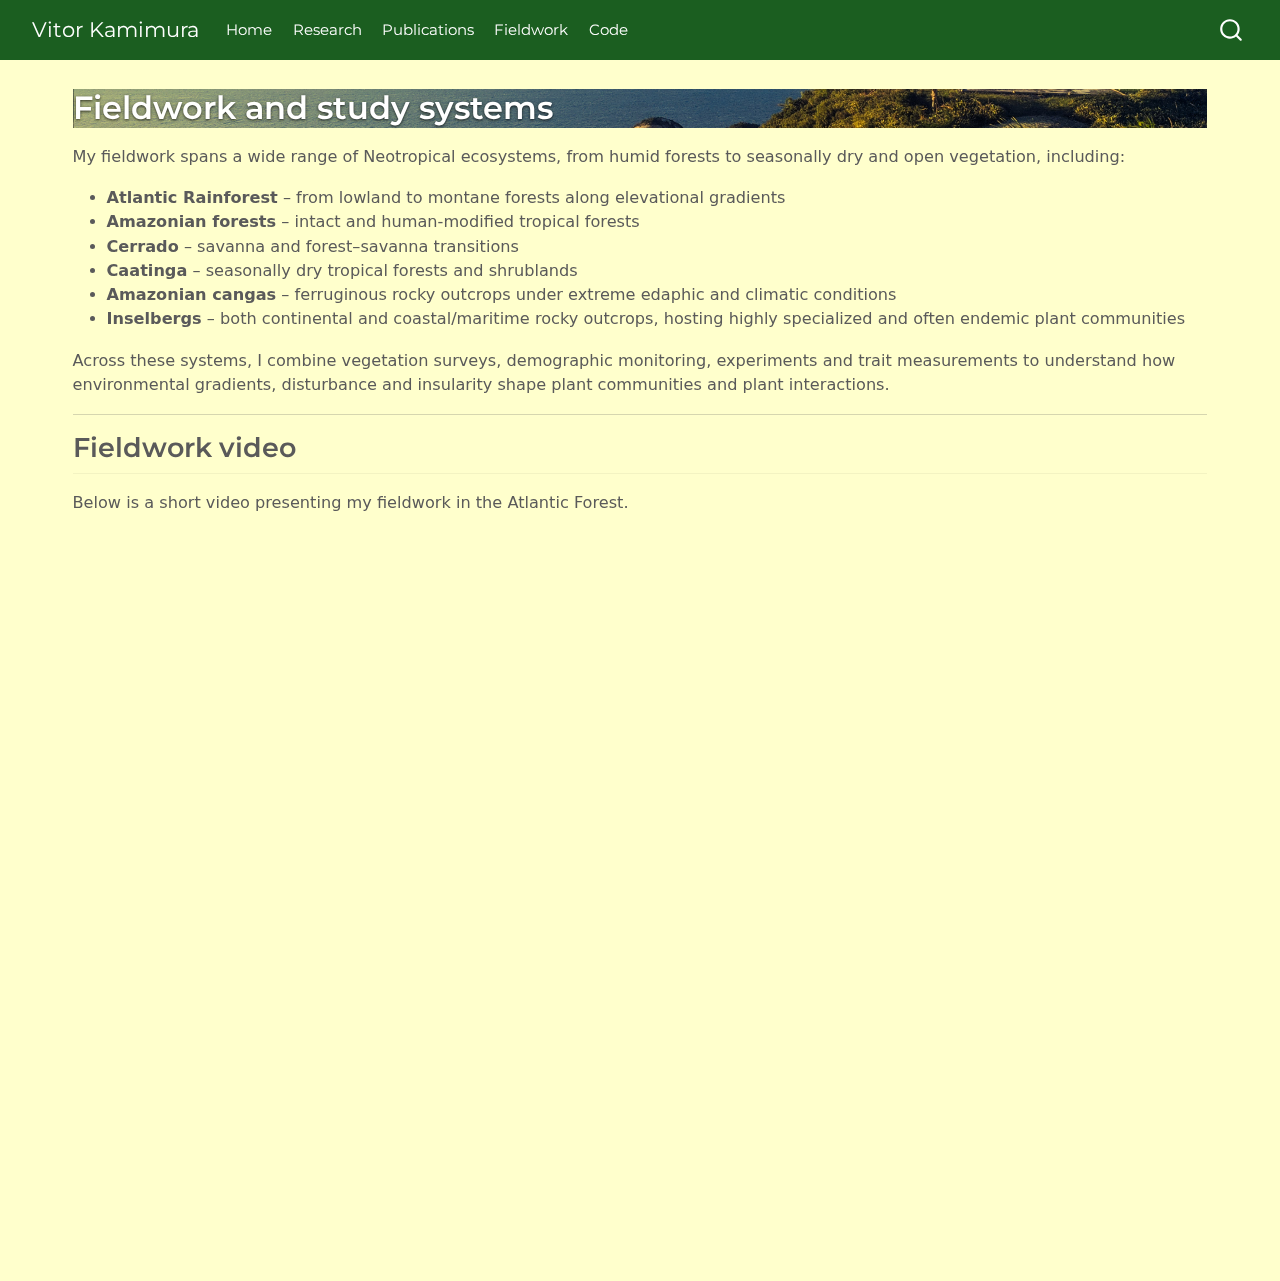
<file: docs/fieldwork.html>
<!DOCTYPE html>
<html xmlns="http://www.w3.org/1999/xhtml" lang="en" xml:lang="en"><head>

<meta charset="utf-8">
<meta name="generator" content="quarto-1.8.24">

<meta name="viewport" content="width=device-width, initial-scale=1.0, user-scalable=yes">


<title>Fieldwork and study systems – Vitor Kamimura</title>
<style>
code{white-space: pre-wrap;}
span.smallcaps{font-variant: small-caps;}
div.columns{display: flex; gap: min(4vw, 1.5em);}
div.column{flex: auto; overflow-x: auto;}
div.hanging-indent{margin-left: 1.5em; text-indent: -1.5em;}
ul.task-list{list-style: none;}
ul.task-list li input[type="checkbox"] {
  width: 0.8em;
  margin: 0 0.8em 0.2em -1em; /* quarto-specific, see https://github.com/quarto-dev/quarto-cli/issues/4556 */ 
  vertical-align: middle;
}
</style>


<script src="site_libs/quarto-nav/quarto-nav.js"></script>
<script src="site_libs/quarto-nav/headroom.min.js"></script>
<script src="site_libs/clipboard/clipboard.min.js"></script>
<script src="site_libs/quarto-search/autocomplete.umd.js"></script>
<script src="site_libs/quarto-search/fuse.min.js"></script>
<script src="site_libs/quarto-search/quarto-search.js"></script>
<meta name="quarto:offset" content="./">
<script src="site_libs/quarto-html/quarto.js" type="module"></script>
<script src="site_libs/quarto-html/tabsets/tabsets.js" type="module"></script>
<script src="site_libs/quarto-html/axe/axe-check.js" type="module"></script>
<script src="site_libs/quarto-html/popper.min.js"></script>
<script src="site_libs/quarto-html/tippy.umd.min.js"></script>
<script src="site_libs/quarto-html/anchor.min.js"></script>
<link href="site_libs/quarto-html/tippy.css" rel="stylesheet">
<link href="site_libs/quarto-html/quarto-syntax-highlighting-dc55a5b9e770e841cd82e46aadbfb9b0.css" rel="stylesheet" id="quarto-text-highlighting-styles">
<script src="site_libs/bootstrap/bootstrap.min.js"></script>
<link href="site_libs/bootstrap/bootstrap-icons.css" rel="stylesheet">
<link href="site_libs/bootstrap/bootstrap-5b8f9b2f3cffee265242a5d44fbb1e00.min.css" rel="stylesheet" append-hash="true" id="quarto-bootstrap" data-mode="light">
<script id="quarto-search-options" type="application/json">{
  "location": "navbar",
  "copy-button": false,
  "collapse-after": 3,
  "panel-placement": "end",
  "type": "overlay",
  "limit": 50,
  "keyboard-shortcut": [
    "f",
    "/",
    "s"
  ],
  "show-item-context": false,
  "language": {
    "search-no-results-text": "No results",
    "search-matching-documents-text": "matching documents",
    "search-copy-link-title": "Copy link to search",
    "search-hide-matches-text": "Hide additional matches",
    "search-more-match-text": "more match in this document",
    "search-more-matches-text": "more matches in this document",
    "search-clear-button-title": "Clear",
    "search-text-placeholder": "",
    "search-detached-cancel-button-title": "Cancel",
    "search-submit-button-title": "Submit",
    "search-label": "Search"
  }
}</script>
<link rel="stylesheet" href="https://cdn.jsdelivr.net/npm/bootstrap-icons@1.11.3/font/bootstrap-icons.css">


<link rel="stylesheet" href="styles.css">
</head>

<body class="nav-fixed quarto-light">

<div id="quarto-search-results"></div>
  <header id="quarto-header" class="headroom fixed-top">
    <nav class="navbar navbar-expand-lg " data-bs-theme="dark">
      <div class="navbar-container container-fluid">
      <div class="navbar-brand-container mx-auto">
    <a href="./index.html" class="navbar-brand navbar-brand-logo">
    </a>
    <a class="navbar-brand" href="./index.html">
    <span class="navbar-title">Vitor Kamimura</span>
    </a>
  </div>
            <div id="quarto-search" class="" title="Search"></div>
          <button class="navbar-toggler" type="button" data-bs-toggle="collapse" data-bs-target="#navbarCollapse" aria-controls="navbarCollapse" role="menu" aria-expanded="false" aria-label="Toggle navigation" onclick="if (window.quartoToggleHeadroom) { window.quartoToggleHeadroom(); }">
  <span class="navbar-toggler-icon"></span>
</button>
          <div class="collapse navbar-collapse" id="navbarCollapse">
            <ul class="navbar-nav navbar-nav-scroll me-auto">
  <li class="nav-item">
    <a class="nav-link" href="./home.html"> 
<span class="menu-text">Home</span></a>
  </li>  
  <li class="nav-item">
    <a class="nav-link" href="./research.html"> 
<span class="menu-text">Research</span></a>
  </li>  
  <li class="nav-item">
    <a class="nav-link" href="./publications.html"> 
<span class="menu-text">Publications</span></a>
  </li>  
  <li class="nav-item">
    <a class="nav-link active" href="./fieldwork.html" aria-current="page"> 
<span class="menu-text">Fieldwork</span></a>
  </li>  
  <li class="nav-item">
    <a class="nav-link" href="./code.html"> 
<span class="menu-text">Code</span></a>
  </li>  
</ul>
          </div> <!-- /navcollapse -->
            <div class="quarto-navbar-tools">
</div>
      </div> <!-- /container-fluid -->
    </nav>
</header>
<!-- content -->
<div id="quarto-content" class="quarto-container page-columns page-rows-contents page-layout-full page-navbar">
<!-- sidebar -->
<!-- margin-sidebar -->
    
<!-- main -->
<main class="content column-page" id="quarto-document-content">

<header id="title-block-header" class="quarto-title-block default">
<div class="quarto-title">
<h1 class="title">Fieldwork and study systems</h1>
</div>



<div class="quarto-title-meta column-page">

    
  
    
  </div>
  


</header>


<p>My fieldwork spans a wide range of Neotropical ecosystems, from humid forests to seasonally dry and open vegetation, including:</p>
<ul>
<li><strong>Atlantic Rainforest</strong> – from lowland to montane forests along elevational gradients<br>
</li>
<li><strong>Amazonian forests</strong> – intact and human‑modified tropical forests<br>
</li>
<li><strong>Cerrado</strong> – savanna and forest–savanna transitions<br>
</li>
<li><strong>Caatinga</strong> – seasonally dry tropical forests and shrublands<br>
</li>
<li><strong>Amazonian cangas</strong> – ferruginous rocky outcrops under extreme edaphic and climatic conditions<br>
</li>
<li><strong>Inselbergs</strong> – both continental and coastal/maritime rocky outcrops, hosting highly specialized and often endemic plant communities</li>
</ul>
<p>Across these systems, I combine vegetation surveys, demographic monitoring, experiments and trait measurements to understand how environmental gradients, disturbance and insularity shape plant communities and plant interactions.</p>
<hr>
<section id="fieldwork-video" class="level2">
<h2 class="anchored" data-anchor-id="fieldwork-video">Fieldwork video</h2>
<p>Below is a short video presenting my fieldwork in the Atlantic Forest.</p>
<div class="video-container">
<iframe src="https://www.youtube.com/embed/ZMv546Z8O3w" title="Fieldwork video" frameborder="0" allow="accelerometer; autoplay; clipboard-write; encrypted-media; gyroscope; picture-in-picture; web-share" referrerpolicy="strict-origin-when-cross-origin" allowfullscreen="">
</iframe>
</div>


</section>

</main> <!-- /main -->
<script id="quarto-html-after-body" type="application/javascript">
  window.document.addEventListener("DOMContentLoaded", function (event) {
    const icon = "";
    const anchorJS = new window.AnchorJS();
    anchorJS.options = {
      placement: 'right',
      icon: icon
    };
    anchorJS.add('.anchored');
    const isCodeAnnotation = (el) => {
      for (const clz of el.classList) {
        if (clz.startsWith('code-annotation-')) {                     
          return true;
        }
      }
      return false;
    }
    const onCopySuccess = function(e) {
      // button target
      const button = e.trigger;
      // don't keep focus
      button.blur();
      // flash "checked"
      button.classList.add('code-copy-button-checked');
      var currentTitle = button.getAttribute("title");
      button.setAttribute("title", "Copied!");
      let tooltip;
      if (window.bootstrap) {
        button.setAttribute("data-bs-toggle", "tooltip");
        button.setAttribute("data-bs-placement", "left");
        button.setAttribute("data-bs-title", "Copied!");
        tooltip = new bootstrap.Tooltip(button, 
          { trigger: "manual", 
            customClass: "code-copy-button-tooltip",
            offset: [0, -8]});
        tooltip.show();    
      }
      setTimeout(function() {
        if (tooltip) {
          tooltip.hide();
          button.removeAttribute("data-bs-title");
          button.removeAttribute("data-bs-toggle");
          button.removeAttribute("data-bs-placement");
        }
        button.setAttribute("title", currentTitle);
        button.classList.remove('code-copy-button-checked');
      }, 1000);
      // clear code selection
      e.clearSelection();
    }
    const getTextToCopy = function(trigger) {
      const outerScaffold = trigger.parentElement.cloneNode(true);
      const codeEl = outerScaffold.querySelector('code');
      for (const childEl of codeEl.children) {
        if (isCodeAnnotation(childEl)) {
          childEl.remove();
        }
      }
      return codeEl.innerText;
    }
    const clipboard = new window.ClipboardJS('.code-copy-button:not([data-in-quarto-modal])', {
      text: getTextToCopy
    });
    clipboard.on('success', onCopySuccess);
    if (window.document.getElementById('quarto-embedded-source-code-modal')) {
      const clipboardModal = new window.ClipboardJS('.code-copy-button[data-in-quarto-modal]', {
        text: getTextToCopy,
        container: window.document.getElementById('quarto-embedded-source-code-modal')
      });
      clipboardModal.on('success', onCopySuccess);
    }
      var localhostRegex = new RegExp(/^(?:http|https):\/\/localhost\:?[0-9]*\//);
      var mailtoRegex = new RegExp(/^mailto:/);
        var filterRegex = new RegExp('/' + window.location.host + '/');
      var isInternal = (href) => {
          return filterRegex.test(href) || localhostRegex.test(href) || mailtoRegex.test(href);
      }
      // Inspect non-navigation links and adorn them if external
     var links = window.document.querySelectorAll('a[href]:not(.nav-link):not(.navbar-brand):not(.toc-action):not(.sidebar-link):not(.sidebar-item-toggle):not(.pagination-link):not(.no-external):not([aria-hidden]):not(.dropdown-item):not(.quarto-navigation-tool):not(.about-link)');
      for (var i=0; i<links.length; i++) {
        const link = links[i];
        if (!isInternal(link.href)) {
          // undo the damage that might have been done by quarto-nav.js in the case of
          // links that we want to consider external
          if (link.dataset.originalHref !== undefined) {
            link.href = link.dataset.originalHref;
          }
        }
      }
    function tippyHover(el, contentFn, onTriggerFn, onUntriggerFn) {
      const config = {
        allowHTML: true,
        maxWidth: 500,
        delay: 100,
        arrow: false,
        appendTo: function(el) {
            return el.parentElement;
        },
        interactive: true,
        interactiveBorder: 10,
        theme: 'quarto',
        placement: 'bottom-start',
      };
      if (contentFn) {
        config.content = contentFn;
      }
      if (onTriggerFn) {
        config.onTrigger = onTriggerFn;
      }
      if (onUntriggerFn) {
        config.onUntrigger = onUntriggerFn;
      }
      window.tippy(el, config); 
    }
    const noterefs = window.document.querySelectorAll('a[role="doc-noteref"]');
    for (var i=0; i<noterefs.length; i++) {
      const ref = noterefs[i];
      tippyHover(ref, function() {
        // use id or data attribute instead here
        let href = ref.getAttribute('data-footnote-href') || ref.getAttribute('href');
        try { href = new URL(href).hash; } catch {}
        const id = href.replace(/^#\/?/, "");
        const note = window.document.getElementById(id);
        if (note) {
          return note.innerHTML;
        } else {
          return "";
        }
      });
    }
    const xrefs = window.document.querySelectorAll('a.quarto-xref');
    const processXRef = (id, note) => {
      // Strip column container classes
      const stripColumnClz = (el) => {
        el.classList.remove("page-full", "page-columns");
        if (el.children) {
          for (const child of el.children) {
            stripColumnClz(child);
          }
        }
      }
      stripColumnClz(note)
      if (id === null || id.startsWith('sec-')) {
        // Special case sections, only their first couple elements
        const container = document.createElement("div");
        if (note.children && note.children.length > 2) {
          container.appendChild(note.children[0].cloneNode(true));
          for (let i = 1; i < note.children.length; i++) {
            const child = note.children[i];
            if (child.tagName === "P" && child.innerText === "") {
              continue;
            } else {
              container.appendChild(child.cloneNode(true));
              break;
            }
          }
          if (window.Quarto?.typesetMath) {
            window.Quarto.typesetMath(container);
          }
          return container.innerHTML
        } else {
          if (window.Quarto?.typesetMath) {
            window.Quarto.typesetMath(note);
          }
          return note.innerHTML;
        }
      } else {
        // Remove any anchor links if they are present
        const anchorLink = note.querySelector('a.anchorjs-link');
        if (anchorLink) {
          anchorLink.remove();
        }
        if (window.Quarto?.typesetMath) {
          window.Quarto.typesetMath(note);
        }
        if (note.classList.contains("callout")) {
          return note.outerHTML;
        } else {
          return note.innerHTML;
        }
      }
    }
    for (var i=0; i<xrefs.length; i++) {
      const xref = xrefs[i];
      tippyHover(xref, undefined, function(instance) {
        instance.disable();
        let url = xref.getAttribute('href');
        let hash = undefined; 
        if (url.startsWith('#')) {
          hash = url;
        } else {
          try { hash = new URL(url).hash; } catch {}
        }
        if (hash) {
          const id = hash.replace(/^#\/?/, "");
          const note = window.document.getElementById(id);
          if (note !== null) {
            try {
              const html = processXRef(id, note.cloneNode(true));
              instance.setContent(html);
            } finally {
              instance.enable();
              instance.show();
            }
          } else {
            // See if we can fetch this
            fetch(url.split('#')[0])
            .then(res => res.text())
            .then(html => {
              const parser = new DOMParser();
              const htmlDoc = parser.parseFromString(html, "text/html");
              const note = htmlDoc.getElementById(id);
              if (note !== null) {
                const html = processXRef(id, note);
                instance.setContent(html);
              } 
            }).finally(() => {
              instance.enable();
              instance.show();
            });
          }
        } else {
          // See if we can fetch a full url (with no hash to target)
          // This is a special case and we should probably do some content thinning / targeting
          fetch(url)
          .then(res => res.text())
          .then(html => {
            const parser = new DOMParser();
            const htmlDoc = parser.parseFromString(html, "text/html");
            const note = htmlDoc.querySelector('main.content');
            if (note !== null) {
              // This should only happen for chapter cross references
              // (since there is no id in the URL)
              // remove the first header
              if (note.children.length > 0 && note.children[0].tagName === "HEADER") {
                note.children[0].remove();
              }
              const html = processXRef(null, note);
              instance.setContent(html);
            } 
          }).finally(() => {
            instance.enable();
            instance.show();
          });
        }
      }, function(instance) {
      });
    }
        let selectedAnnoteEl;
        const selectorForAnnotation = ( cell, annotation) => {
          let cellAttr = 'data-code-cell="' + cell + '"';
          let lineAttr = 'data-code-annotation="' +  annotation + '"';
          const selector = 'span[' + cellAttr + '][' + lineAttr + ']';
          return selector;
        }
        const selectCodeLines = (annoteEl) => {
          const doc = window.document;
          const targetCell = annoteEl.getAttribute("data-target-cell");
          const targetAnnotation = annoteEl.getAttribute("data-target-annotation");
          const annoteSpan = window.document.querySelector(selectorForAnnotation(targetCell, targetAnnotation));
          const lines = annoteSpan.getAttribute("data-code-lines").split(",");
          const lineIds = lines.map((line) => {
            return targetCell + "-" + line;
          })
          let top = null;
          let height = null;
          let parent = null;
          if (lineIds.length > 0) {
              //compute the position of the single el (top and bottom and make a div)
              const el = window.document.getElementById(lineIds[0]);
              top = el.offsetTop;
              height = el.offsetHeight;
              parent = el.parentElement.parentElement;
            if (lineIds.length > 1) {
              const lastEl = window.document.getElementById(lineIds[lineIds.length - 1]);
              const bottom = lastEl.offsetTop + lastEl.offsetHeight;
              height = bottom - top;
            }
            if (top !== null && height !== null && parent !== null) {
              // cook up a div (if necessary) and position it 
              let div = window.document.getElementById("code-annotation-line-highlight");
              if (div === null) {
                div = window.document.createElement("div");
                div.setAttribute("id", "code-annotation-line-highlight");
                div.style.position = 'absolute';
                parent.appendChild(div);
              }
              div.style.top = top - 2 + "px";
              div.style.height = height + 4 + "px";
              div.style.left = 0;
              let gutterDiv = window.document.getElementById("code-annotation-line-highlight-gutter");
              if (gutterDiv === null) {
                gutterDiv = window.document.createElement("div");
                gutterDiv.setAttribute("id", "code-annotation-line-highlight-gutter");
                gutterDiv.style.position = 'absolute';
                const codeCell = window.document.getElementById(targetCell);
                const gutter = codeCell.querySelector('.code-annotation-gutter');
                gutter.appendChild(gutterDiv);
              }
              gutterDiv.style.top = top - 2 + "px";
              gutterDiv.style.height = height + 4 + "px";
            }
            selectedAnnoteEl = annoteEl;
          }
        };
        const unselectCodeLines = () => {
          const elementsIds = ["code-annotation-line-highlight", "code-annotation-line-highlight-gutter"];
          elementsIds.forEach((elId) => {
            const div = window.document.getElementById(elId);
            if (div) {
              div.remove();
            }
          });
          selectedAnnoteEl = undefined;
        };
          // Handle positioning of the toggle
      window.addEventListener(
        "resize",
        throttle(() => {
          elRect = undefined;
          if (selectedAnnoteEl) {
            selectCodeLines(selectedAnnoteEl);
          }
        }, 10)
      );
      function throttle(fn, ms) {
      let throttle = false;
      let timer;
        return (...args) => {
          if(!throttle) { // first call gets through
              fn.apply(this, args);
              throttle = true;
          } else { // all the others get throttled
              if(timer) clearTimeout(timer); // cancel #2
              timer = setTimeout(() => {
                fn.apply(this, args);
                timer = throttle = false;
              }, ms);
          }
        };
      }
        // Attach click handler to the DT
        const annoteDls = window.document.querySelectorAll('dt[data-target-cell]');
        for (const annoteDlNode of annoteDls) {
          annoteDlNode.addEventListener('click', (event) => {
            const clickedEl = event.target;
            if (clickedEl !== selectedAnnoteEl) {
              unselectCodeLines();
              const activeEl = window.document.querySelector('dt[data-target-cell].code-annotation-active');
              if (activeEl) {
                activeEl.classList.remove('code-annotation-active');
              }
              selectCodeLines(clickedEl);
              clickedEl.classList.add('code-annotation-active');
            } else {
              // Unselect the line
              unselectCodeLines();
              clickedEl.classList.remove('code-annotation-active');
            }
          });
        }
    const findCites = (el) => {
      const parentEl = el.parentElement;
      if (parentEl) {
        const cites = parentEl.dataset.cites;
        if (cites) {
          return {
            el,
            cites: cites.split(' ')
          };
        } else {
          return findCites(el.parentElement)
        }
      } else {
        return undefined;
      }
    };
    var bibliorefs = window.document.querySelectorAll('a[role="doc-biblioref"]');
    for (var i=0; i<bibliorefs.length; i++) {
      const ref = bibliorefs[i];
      const citeInfo = findCites(ref);
      if (citeInfo) {
        tippyHover(citeInfo.el, function() {
          var popup = window.document.createElement('div');
          citeInfo.cites.forEach(function(cite) {
            var citeDiv = window.document.createElement('div');
            citeDiv.classList.add('hanging-indent');
            citeDiv.classList.add('csl-entry');
            var biblioDiv = window.document.getElementById('ref-' + cite);
            if (biblioDiv) {
              citeDiv.innerHTML = biblioDiv.innerHTML;
            }
            popup.appendChild(citeDiv);
          });
          return popup.innerHTML;
        });
      }
    }
  });
  </script>
</div> <!-- /content -->




</body></html>
</file>
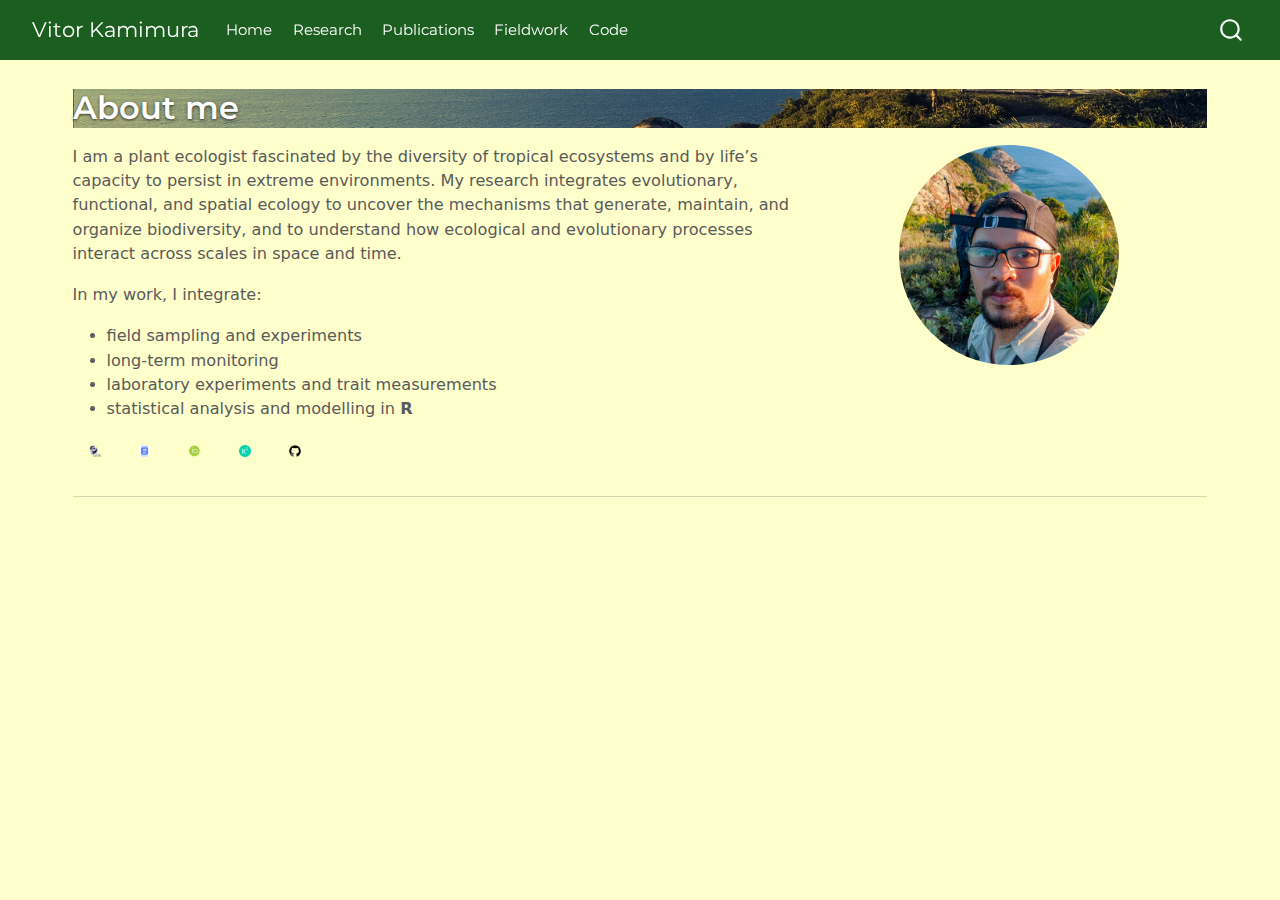
<file: docs/home.html>
<!DOCTYPE html>
<html xmlns="http://www.w3.org/1999/xhtml" lang="en" xml:lang="en"><head>

<meta charset="utf-8">
<meta name="generator" content="quarto-1.8.24">

<meta name="viewport" content="width=device-width, initial-scale=1.0, user-scalable=yes">


<title>About me – Vitor Kamimura</title>
<style>
code{white-space: pre-wrap;}
span.smallcaps{font-variant: small-caps;}
div.columns{display: flex; gap: min(4vw, 1.5em);}
div.column{flex: auto; overflow-x: auto;}
div.hanging-indent{margin-left: 1.5em; text-indent: -1.5em;}
ul.task-list{list-style: none;}
ul.task-list li input[type="checkbox"] {
  width: 0.8em;
  margin: 0 0.8em 0.2em -1em; /* quarto-specific, see https://github.com/quarto-dev/quarto-cli/issues/4556 */ 
  vertical-align: middle;
}
</style>


<script src="site_libs/quarto-nav/quarto-nav.js"></script>
<script src="site_libs/quarto-nav/headroom.min.js"></script>
<script src="site_libs/clipboard/clipboard.min.js"></script>
<script src="site_libs/quarto-search/autocomplete.umd.js"></script>
<script src="site_libs/quarto-search/fuse.min.js"></script>
<script src="site_libs/quarto-search/quarto-search.js"></script>
<meta name="quarto:offset" content="./">
<script src="site_libs/quarto-html/quarto.js" type="module"></script>
<script src="site_libs/quarto-html/tabsets/tabsets.js" type="module"></script>
<script src="site_libs/quarto-html/axe/axe-check.js" type="module"></script>
<script src="site_libs/quarto-html/popper.min.js"></script>
<script src="site_libs/quarto-html/tippy.umd.min.js"></script>
<script src="site_libs/quarto-html/anchor.min.js"></script>
<link href="site_libs/quarto-html/tippy.css" rel="stylesheet">
<link href="site_libs/quarto-html/quarto-syntax-highlighting-dc55a5b9e770e841cd82e46aadbfb9b0.css" rel="stylesheet" id="quarto-text-highlighting-styles">
<script src="site_libs/bootstrap/bootstrap.min.js"></script>
<link href="site_libs/bootstrap/bootstrap-icons.css" rel="stylesheet">
<link href="site_libs/bootstrap/bootstrap-5b8f9b2f3cffee265242a5d44fbb1e00.min.css" rel="stylesheet" append-hash="true" id="quarto-bootstrap" data-mode="light">
<script id="quarto-search-options" type="application/json">{
  "location": "navbar",
  "copy-button": false,
  "collapse-after": 3,
  "panel-placement": "end",
  "type": "overlay",
  "limit": 50,
  "keyboard-shortcut": [
    "f",
    "/",
    "s"
  ],
  "show-item-context": false,
  "language": {
    "search-no-results-text": "No results",
    "search-matching-documents-text": "matching documents",
    "search-copy-link-title": "Copy link to search",
    "search-hide-matches-text": "Hide additional matches",
    "search-more-match-text": "more match in this document",
    "search-more-matches-text": "more matches in this document",
    "search-clear-button-title": "Clear",
    "search-text-placeholder": "",
    "search-detached-cancel-button-title": "Cancel",
    "search-submit-button-title": "Submit",
    "search-label": "Search"
  }
}</script>
<link rel="stylesheet" href="https://cdn.jsdelivr.net/npm/bootstrap-icons@1.11.3/font/bootstrap-icons.css">


<link rel="stylesheet" href="styles.css">
</head>

<body class="nav-fixed quarto-light">

<div id="quarto-search-results"></div>
  <header id="quarto-header" class="headroom fixed-top">
    <nav class="navbar navbar-expand-lg " data-bs-theme="dark">
      <div class="navbar-container container-fluid">
      <div class="navbar-brand-container mx-auto">
    <a href="./index.html" class="navbar-brand navbar-brand-logo">
    </a>
    <a class="navbar-brand" href="./index.html">
    <span class="navbar-title">Vitor Kamimura</span>
    </a>
  </div>
            <div id="quarto-search" class="" title="Search"></div>
          <button class="navbar-toggler" type="button" data-bs-toggle="collapse" data-bs-target="#navbarCollapse" aria-controls="navbarCollapse" role="menu" aria-expanded="false" aria-label="Toggle navigation" onclick="if (window.quartoToggleHeadroom) { window.quartoToggleHeadroom(); }">
  <span class="navbar-toggler-icon"></span>
</button>
          <div class="collapse navbar-collapse" id="navbarCollapse">
            <ul class="navbar-nav navbar-nav-scroll me-auto">
  <li class="nav-item">
    <a class="nav-link active" href="./home.html" aria-current="page"> 
<span class="menu-text">Home</span></a>
  </li>  
  <li class="nav-item">
    <a class="nav-link" href="./research.html"> 
<span class="menu-text">Research</span></a>
  </li>  
  <li class="nav-item">
    <a class="nav-link" href="./publications.html"> 
<span class="menu-text">Publications</span></a>
  </li>  
  <li class="nav-item">
    <a class="nav-link" href="./fieldwork.html"> 
<span class="menu-text">Fieldwork</span></a>
  </li>  
  <li class="nav-item">
    <a class="nav-link" href="./code.html"> 
<span class="menu-text">Code</span></a>
  </li>  
</ul>
          </div> <!-- /navcollapse -->
            <div class="quarto-navbar-tools">
</div>
      </div> <!-- /container-fluid -->
    </nav>
</header>
<!-- content -->
<div id="quarto-content" class="quarto-container page-columns page-rows-contents page-layout-full page-navbar">
<!-- sidebar -->
<!-- margin-sidebar -->
    
<!-- main -->
<main class="content column-page" id="quarto-document-content">

<header id="title-block-header" class="quarto-title-block default">
<div class="quarto-title">
<h1 class="title">About me</h1>
</div>



<div class="quarto-title-meta column-page">

    
  
    
  </div>
  


</header>


<div class="columns">
<div class="column" style="width:65%;">
<p>I am a plant ecologist fascinated by the diversity of tropical ecosystems and by life’s capacity to persist in extreme environments. My research integrates evolutionary, functional, and spatial ecology to uncover the mechanisms that generate, maintain, and organize biodiversity, and to understand how ecological and evolutionary processes interact across scales in space and time.</p>
<p>In my work, I integrate:</p>
<ul>
<li>field sampling and experiments<br>
</li>
<li>long-term monitoring</li>
<li>laboratory experiments and trait measurements<br>
</li>
<li>statistical analysis and modelling in <strong>R</strong></li>
</ul>
<p><a href="http://lattes.cnpq.br/7485280029624432" class="btn"><img src="img/icons/lattes.png" class="link-icon img-fluid"></a> <a href="https://scholar.google.com/citations?user=k_SLiQoAAAAJ&amp;hl=en" class="btn"><img src="img/icons/google.png" class="link-icon img-fluid"></a> <a href="https://orcid.org/0000-0002-3276-5812" class="btn"><img src="img/icons/orcid.png" class="link-icon img-fluid"></a> <a href="https://www.researchgate.net/profile/Vitor-Kamimura?ev=hdr_xprf" class="btn"><img src="img/icons/researchgate.png" class="link-icon img-fluid"></a> <a href="https://github.com/vitorkami" class="btn"><img src="img/icons/github.png" class="link-icon img-fluid"></a></p>
</div><div class="column" style="width:35%;">
<p><img src="img/vitor-profile.jpg" class="profile-photo img-fluid"></p>
</div>
</div>
<hr>



</main> <!-- /main -->
<script id="quarto-html-after-body" type="application/javascript">
  window.document.addEventListener("DOMContentLoaded", function (event) {
    const icon = "";
    const anchorJS = new window.AnchorJS();
    anchorJS.options = {
      placement: 'right',
      icon: icon
    };
    anchorJS.add('.anchored');
    const isCodeAnnotation = (el) => {
      for (const clz of el.classList) {
        if (clz.startsWith('code-annotation-')) {                     
          return true;
        }
      }
      return false;
    }
    const onCopySuccess = function(e) {
      // button target
      const button = e.trigger;
      // don't keep focus
      button.blur();
      // flash "checked"
      button.classList.add('code-copy-button-checked');
      var currentTitle = button.getAttribute("title");
      button.setAttribute("title", "Copied!");
      let tooltip;
      if (window.bootstrap) {
        button.setAttribute("data-bs-toggle", "tooltip");
        button.setAttribute("data-bs-placement", "left");
        button.setAttribute("data-bs-title", "Copied!");
        tooltip = new bootstrap.Tooltip(button, 
          { trigger: "manual", 
            customClass: "code-copy-button-tooltip",
            offset: [0, -8]});
        tooltip.show();    
      }
      setTimeout(function() {
        if (tooltip) {
          tooltip.hide();
          button.removeAttribute("data-bs-title");
          button.removeAttribute("data-bs-toggle");
          button.removeAttribute("data-bs-placement");
        }
        button.setAttribute("title", currentTitle);
        button.classList.remove('code-copy-button-checked');
      }, 1000);
      // clear code selection
      e.clearSelection();
    }
    const getTextToCopy = function(trigger) {
      const outerScaffold = trigger.parentElement.cloneNode(true);
      const codeEl = outerScaffold.querySelector('code');
      for (const childEl of codeEl.children) {
        if (isCodeAnnotation(childEl)) {
          childEl.remove();
        }
      }
      return codeEl.innerText;
    }
    const clipboard = new window.ClipboardJS('.code-copy-button:not([data-in-quarto-modal])', {
      text: getTextToCopy
    });
    clipboard.on('success', onCopySuccess);
    if (window.document.getElementById('quarto-embedded-source-code-modal')) {
      const clipboardModal = new window.ClipboardJS('.code-copy-button[data-in-quarto-modal]', {
        text: getTextToCopy,
        container: window.document.getElementById('quarto-embedded-source-code-modal')
      });
      clipboardModal.on('success', onCopySuccess);
    }
      var localhostRegex = new RegExp(/^(?:http|https):\/\/localhost\:?[0-9]*\//);
      var mailtoRegex = new RegExp(/^mailto:/);
        var filterRegex = new RegExp('/' + window.location.host + '/');
      var isInternal = (href) => {
          return filterRegex.test(href) || localhostRegex.test(href) || mailtoRegex.test(href);
      }
      // Inspect non-navigation links and adorn them if external
     var links = window.document.querySelectorAll('a[href]:not(.nav-link):not(.navbar-brand):not(.toc-action):not(.sidebar-link):not(.sidebar-item-toggle):not(.pagination-link):not(.no-external):not([aria-hidden]):not(.dropdown-item):not(.quarto-navigation-tool):not(.about-link)');
      for (var i=0; i<links.length; i++) {
        const link = links[i];
        if (!isInternal(link.href)) {
          // undo the damage that might have been done by quarto-nav.js in the case of
          // links that we want to consider external
          if (link.dataset.originalHref !== undefined) {
            link.href = link.dataset.originalHref;
          }
        }
      }
    function tippyHover(el, contentFn, onTriggerFn, onUntriggerFn) {
      const config = {
        allowHTML: true,
        maxWidth: 500,
        delay: 100,
        arrow: false,
        appendTo: function(el) {
            return el.parentElement;
        },
        interactive: true,
        interactiveBorder: 10,
        theme: 'quarto',
        placement: 'bottom-start',
      };
      if (contentFn) {
        config.content = contentFn;
      }
      if (onTriggerFn) {
        config.onTrigger = onTriggerFn;
      }
      if (onUntriggerFn) {
        config.onUntrigger = onUntriggerFn;
      }
      window.tippy(el, config); 
    }
    const noterefs = window.document.querySelectorAll('a[role="doc-noteref"]');
    for (var i=0; i<noterefs.length; i++) {
      const ref = noterefs[i];
      tippyHover(ref, function() {
        // use id or data attribute instead here
        let href = ref.getAttribute('data-footnote-href') || ref.getAttribute('href');
        try { href = new URL(href).hash; } catch {}
        const id = href.replace(/^#\/?/, "");
        const note = window.document.getElementById(id);
        if (note) {
          return note.innerHTML;
        } else {
          return "";
        }
      });
    }
    const xrefs = window.document.querySelectorAll('a.quarto-xref');
    const processXRef = (id, note) => {
      // Strip column container classes
      const stripColumnClz = (el) => {
        el.classList.remove("page-full", "page-columns");
        if (el.children) {
          for (const child of el.children) {
            stripColumnClz(child);
          }
        }
      }
      stripColumnClz(note)
      if (id === null || id.startsWith('sec-')) {
        // Special case sections, only their first couple elements
        const container = document.createElement("div");
        if (note.children && note.children.length > 2) {
          container.appendChild(note.children[0].cloneNode(true));
          for (let i = 1; i < note.children.length; i++) {
            const child = note.children[i];
            if (child.tagName === "P" && child.innerText === "") {
              continue;
            } else {
              container.appendChild(child.cloneNode(true));
              break;
            }
          }
          if (window.Quarto?.typesetMath) {
            window.Quarto.typesetMath(container);
          }
          return container.innerHTML
        } else {
          if (window.Quarto?.typesetMath) {
            window.Quarto.typesetMath(note);
          }
          return note.innerHTML;
        }
      } else {
        // Remove any anchor links if they are present
        const anchorLink = note.querySelector('a.anchorjs-link');
        if (anchorLink) {
          anchorLink.remove();
        }
        if (window.Quarto?.typesetMath) {
          window.Quarto.typesetMath(note);
        }
        if (note.classList.contains("callout")) {
          return note.outerHTML;
        } else {
          return note.innerHTML;
        }
      }
    }
    for (var i=0; i<xrefs.length; i++) {
      const xref = xrefs[i];
      tippyHover(xref, undefined, function(instance) {
        instance.disable();
        let url = xref.getAttribute('href');
        let hash = undefined; 
        if (url.startsWith('#')) {
          hash = url;
        } else {
          try { hash = new URL(url).hash; } catch {}
        }
        if (hash) {
          const id = hash.replace(/^#\/?/, "");
          const note = window.document.getElementById(id);
          if (note !== null) {
            try {
              const html = processXRef(id, note.cloneNode(true));
              instance.setContent(html);
            } finally {
              instance.enable();
              instance.show();
            }
          } else {
            // See if we can fetch this
            fetch(url.split('#')[0])
            .then(res => res.text())
            .then(html => {
              const parser = new DOMParser();
              const htmlDoc = parser.parseFromString(html, "text/html");
              const note = htmlDoc.getElementById(id);
              if (note !== null) {
                const html = processXRef(id, note);
                instance.setContent(html);
              } 
            }).finally(() => {
              instance.enable();
              instance.show();
            });
          }
        } else {
          // See if we can fetch a full url (with no hash to target)
          // This is a special case and we should probably do some content thinning / targeting
          fetch(url)
          .then(res => res.text())
          .then(html => {
            const parser = new DOMParser();
            const htmlDoc = parser.parseFromString(html, "text/html");
            const note = htmlDoc.querySelector('main.content');
            if (note !== null) {
              // This should only happen for chapter cross references
              // (since there is no id in the URL)
              // remove the first header
              if (note.children.length > 0 && note.children[0].tagName === "HEADER") {
                note.children[0].remove();
              }
              const html = processXRef(null, note);
              instance.setContent(html);
            } 
          }).finally(() => {
            instance.enable();
            instance.show();
          });
        }
      }, function(instance) {
      });
    }
        let selectedAnnoteEl;
        const selectorForAnnotation = ( cell, annotation) => {
          let cellAttr = 'data-code-cell="' + cell + '"';
          let lineAttr = 'data-code-annotation="' +  annotation + '"';
          const selector = 'span[' + cellAttr + '][' + lineAttr + ']';
          return selector;
        }
        const selectCodeLines = (annoteEl) => {
          const doc = window.document;
          const targetCell = annoteEl.getAttribute("data-target-cell");
          const targetAnnotation = annoteEl.getAttribute("data-target-annotation");
          const annoteSpan = window.document.querySelector(selectorForAnnotation(targetCell, targetAnnotation));
          const lines = annoteSpan.getAttribute("data-code-lines").split(",");
          const lineIds = lines.map((line) => {
            return targetCell + "-" + line;
          })
          let top = null;
          let height = null;
          let parent = null;
          if (lineIds.length > 0) {
              //compute the position of the single el (top and bottom and make a div)
              const el = window.document.getElementById(lineIds[0]);
              top = el.offsetTop;
              height = el.offsetHeight;
              parent = el.parentElement.parentElement;
            if (lineIds.length > 1) {
              const lastEl = window.document.getElementById(lineIds[lineIds.length - 1]);
              const bottom = lastEl.offsetTop + lastEl.offsetHeight;
              height = bottom - top;
            }
            if (top !== null && height !== null && parent !== null) {
              // cook up a div (if necessary) and position it 
              let div = window.document.getElementById("code-annotation-line-highlight");
              if (div === null) {
                div = window.document.createElement("div");
                div.setAttribute("id", "code-annotation-line-highlight");
                div.style.position = 'absolute';
                parent.appendChild(div);
              }
              div.style.top = top - 2 + "px";
              div.style.height = height + 4 + "px";
              div.style.left = 0;
              let gutterDiv = window.document.getElementById("code-annotation-line-highlight-gutter");
              if (gutterDiv === null) {
                gutterDiv = window.document.createElement("div");
                gutterDiv.setAttribute("id", "code-annotation-line-highlight-gutter");
                gutterDiv.style.position = 'absolute';
                const codeCell = window.document.getElementById(targetCell);
                const gutter = codeCell.querySelector('.code-annotation-gutter');
                gutter.appendChild(gutterDiv);
              }
              gutterDiv.style.top = top - 2 + "px";
              gutterDiv.style.height = height + 4 + "px";
            }
            selectedAnnoteEl = annoteEl;
          }
        };
        const unselectCodeLines = () => {
          const elementsIds = ["code-annotation-line-highlight", "code-annotation-line-highlight-gutter"];
          elementsIds.forEach((elId) => {
            const div = window.document.getElementById(elId);
            if (div) {
              div.remove();
            }
          });
          selectedAnnoteEl = undefined;
        };
          // Handle positioning of the toggle
      window.addEventListener(
        "resize",
        throttle(() => {
          elRect = undefined;
          if (selectedAnnoteEl) {
            selectCodeLines(selectedAnnoteEl);
          }
        }, 10)
      );
      function throttle(fn, ms) {
      let throttle = false;
      let timer;
        return (...args) => {
          if(!throttle) { // first call gets through
              fn.apply(this, args);
              throttle = true;
          } else { // all the others get throttled
              if(timer) clearTimeout(timer); // cancel #2
              timer = setTimeout(() => {
                fn.apply(this, args);
                timer = throttle = false;
              }, ms);
          }
        };
      }
        // Attach click handler to the DT
        const annoteDls = window.document.querySelectorAll('dt[data-target-cell]');
        for (const annoteDlNode of annoteDls) {
          annoteDlNode.addEventListener('click', (event) => {
            const clickedEl = event.target;
            if (clickedEl !== selectedAnnoteEl) {
              unselectCodeLines();
              const activeEl = window.document.querySelector('dt[data-target-cell].code-annotation-active');
              if (activeEl) {
                activeEl.classList.remove('code-annotation-active');
              }
              selectCodeLines(clickedEl);
              clickedEl.classList.add('code-annotation-active');
            } else {
              // Unselect the line
              unselectCodeLines();
              clickedEl.classList.remove('code-annotation-active');
            }
          });
        }
    const findCites = (el) => {
      const parentEl = el.parentElement;
      if (parentEl) {
        const cites = parentEl.dataset.cites;
        if (cites) {
          return {
            el,
            cites: cites.split(' ')
          };
        } else {
          return findCites(el.parentElement)
        }
      } else {
        return undefined;
      }
    };
    var bibliorefs = window.document.querySelectorAll('a[role="doc-biblioref"]');
    for (var i=0; i<bibliorefs.length; i++) {
      const ref = bibliorefs[i];
      const citeInfo = findCites(ref);
      if (citeInfo) {
        tippyHover(citeInfo.el, function() {
          var popup = window.document.createElement('div');
          citeInfo.cites.forEach(function(cite) {
            var citeDiv = window.document.createElement('div');
            citeDiv.classList.add('hanging-indent');
            citeDiv.classList.add('csl-entry');
            var biblioDiv = window.document.getElementById('ref-' + cite);
            if (biblioDiv) {
              citeDiv.innerHTML = biblioDiv.innerHTML;
            }
            popup.appendChild(citeDiv);
          });
          return popup.innerHTML;
        });
      }
    }
  });
  </script>
</div> <!-- /content -->




</body></html>
</file>
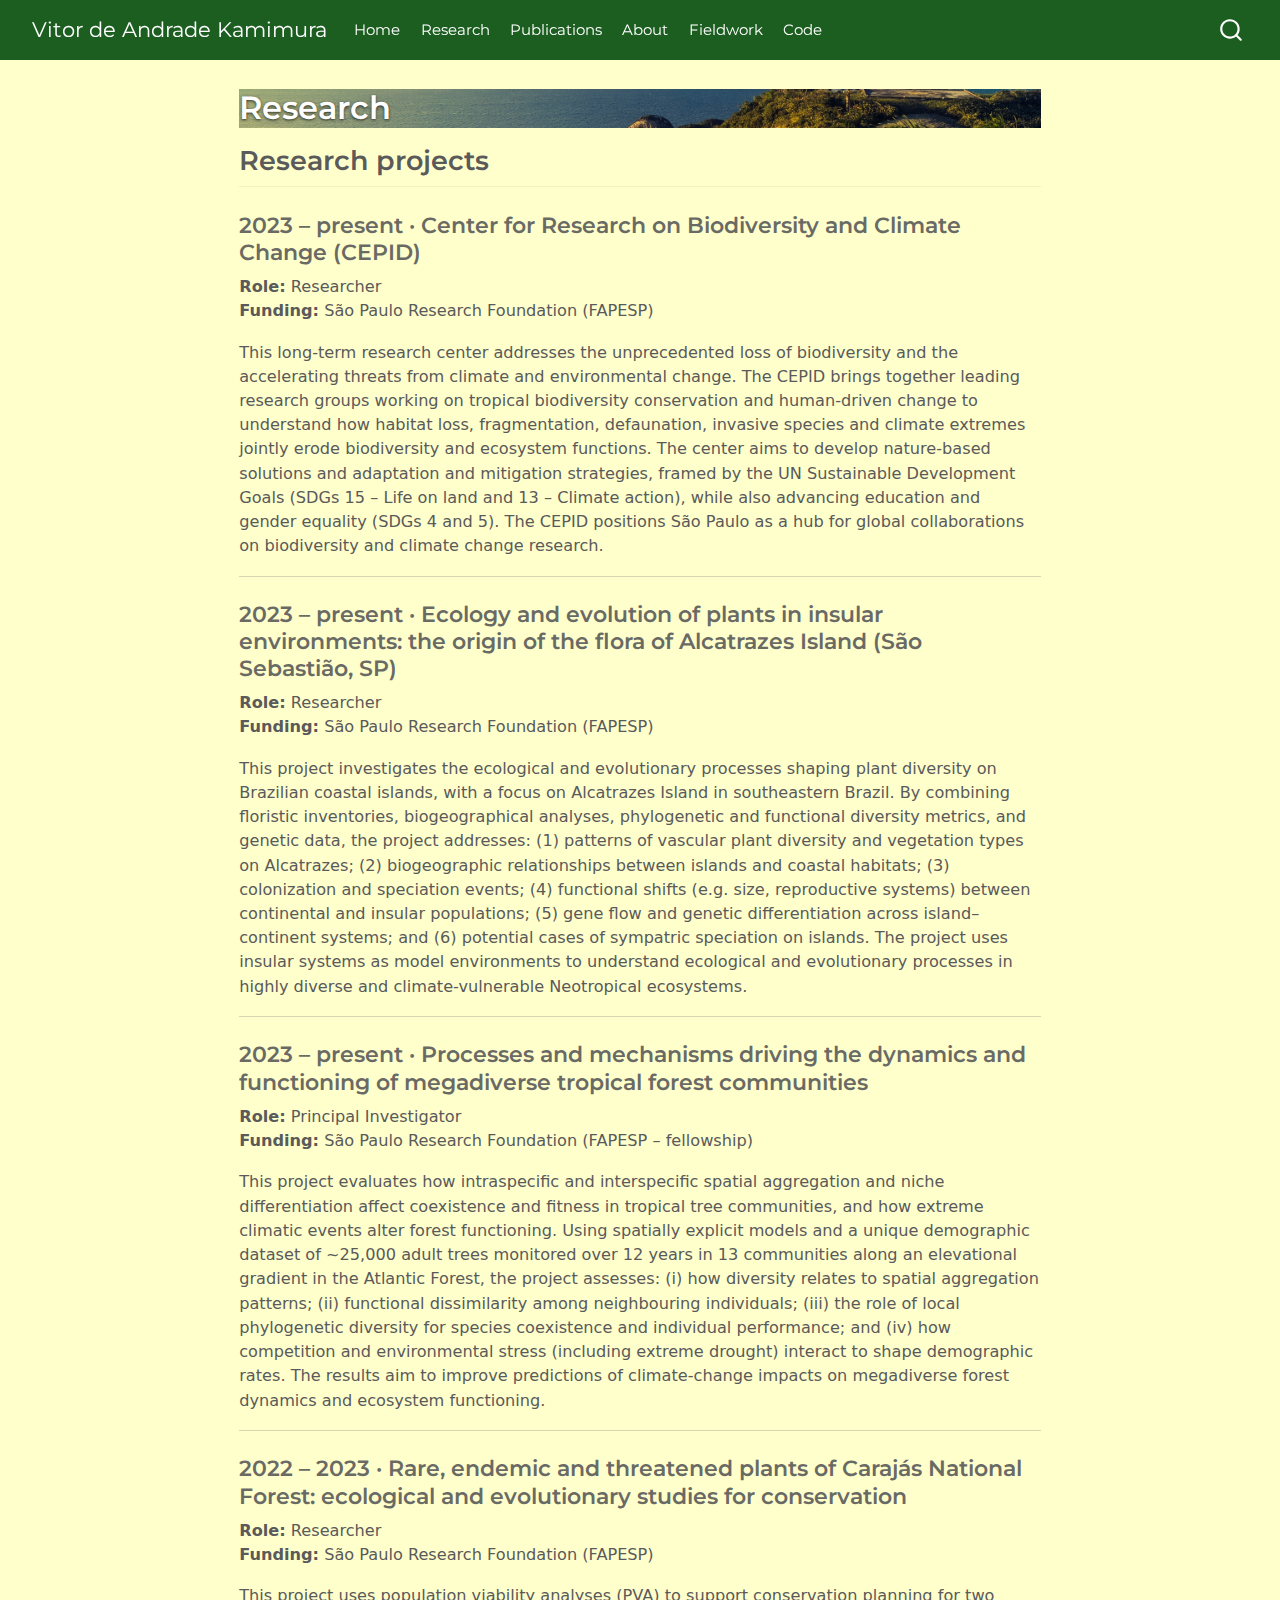
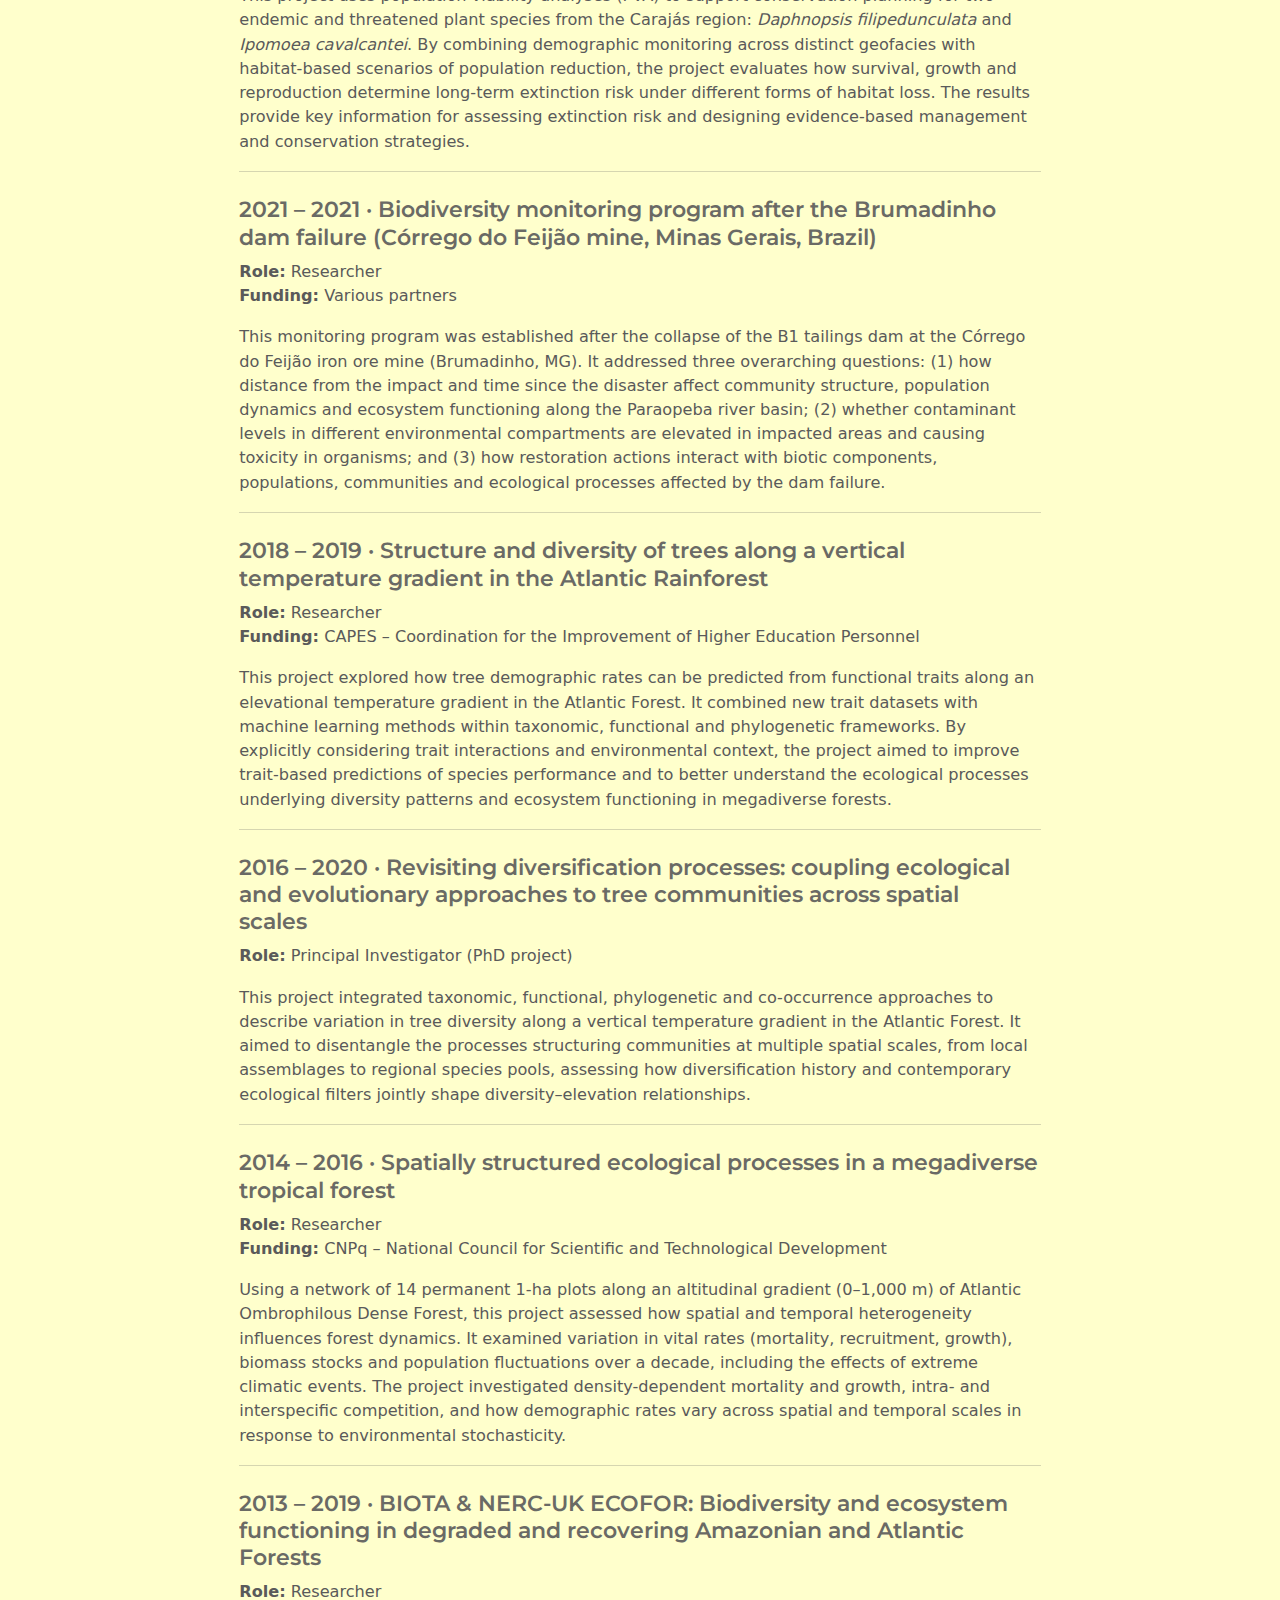
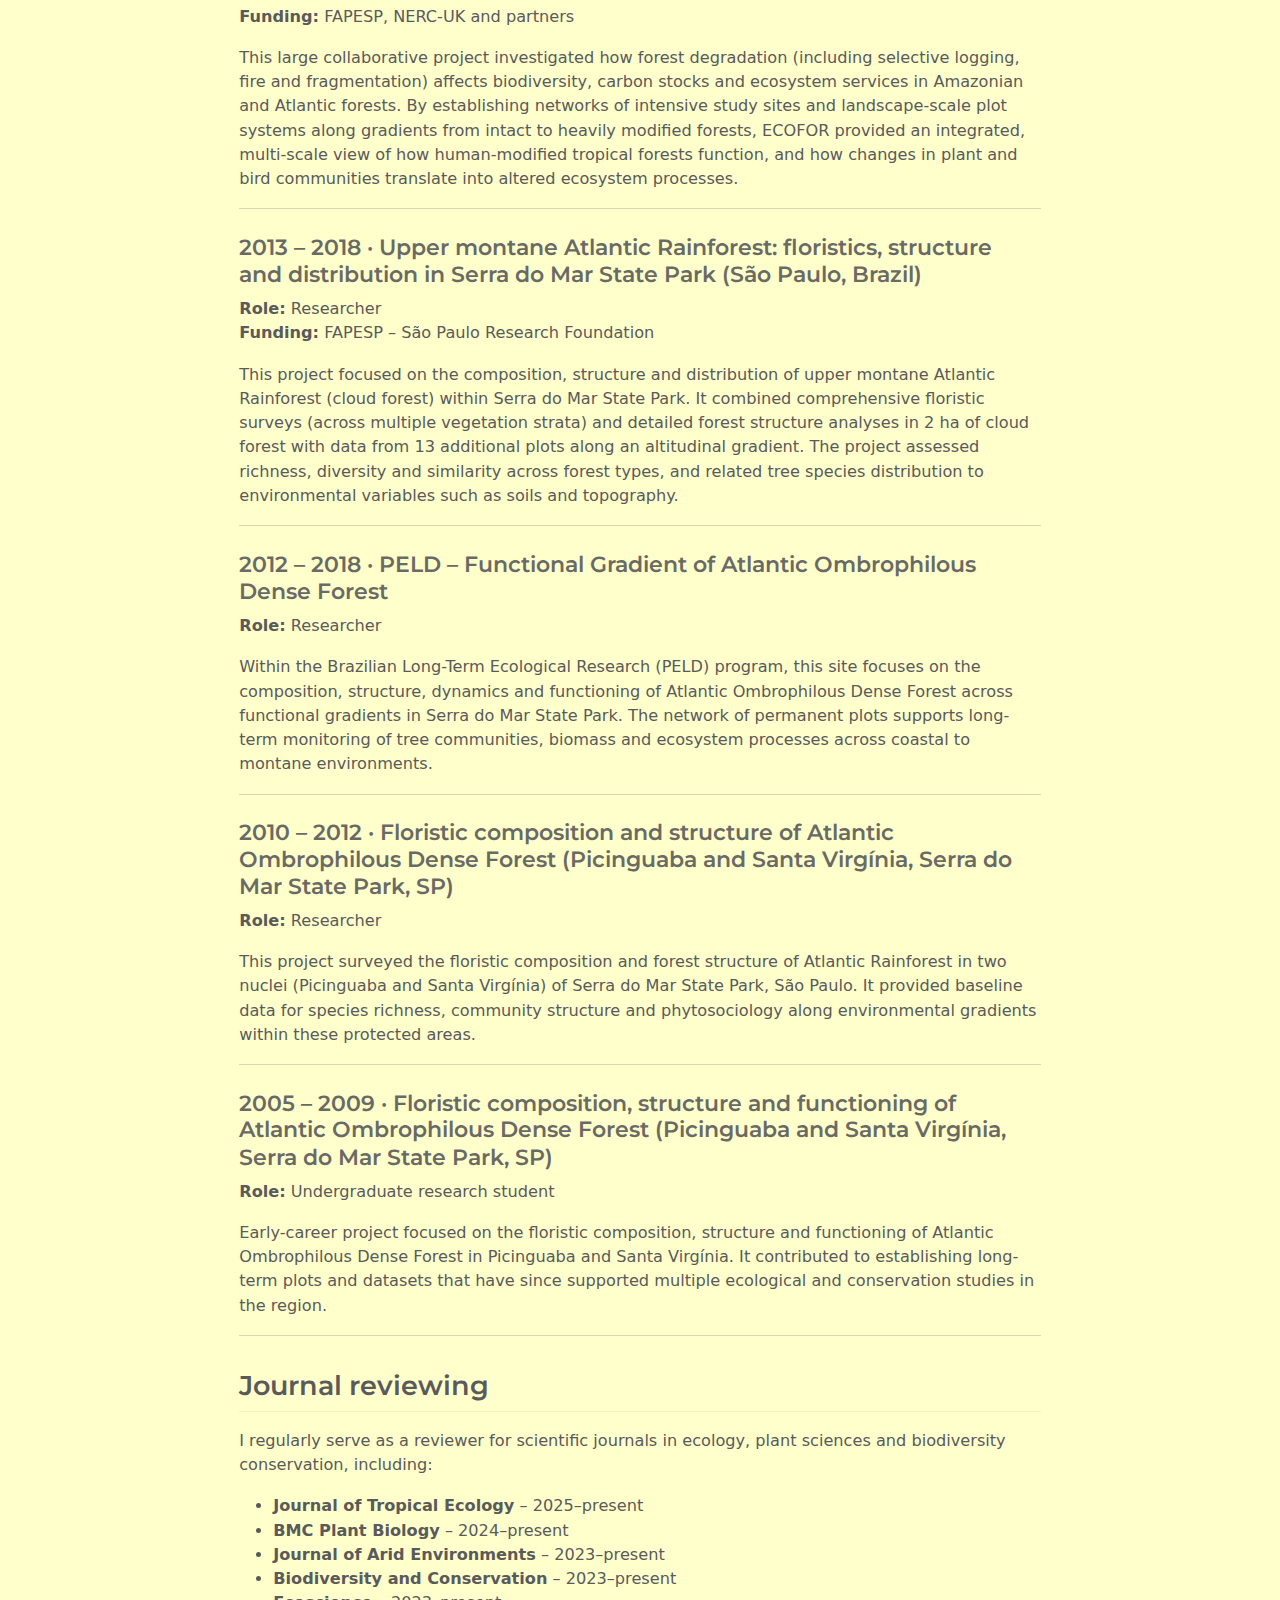
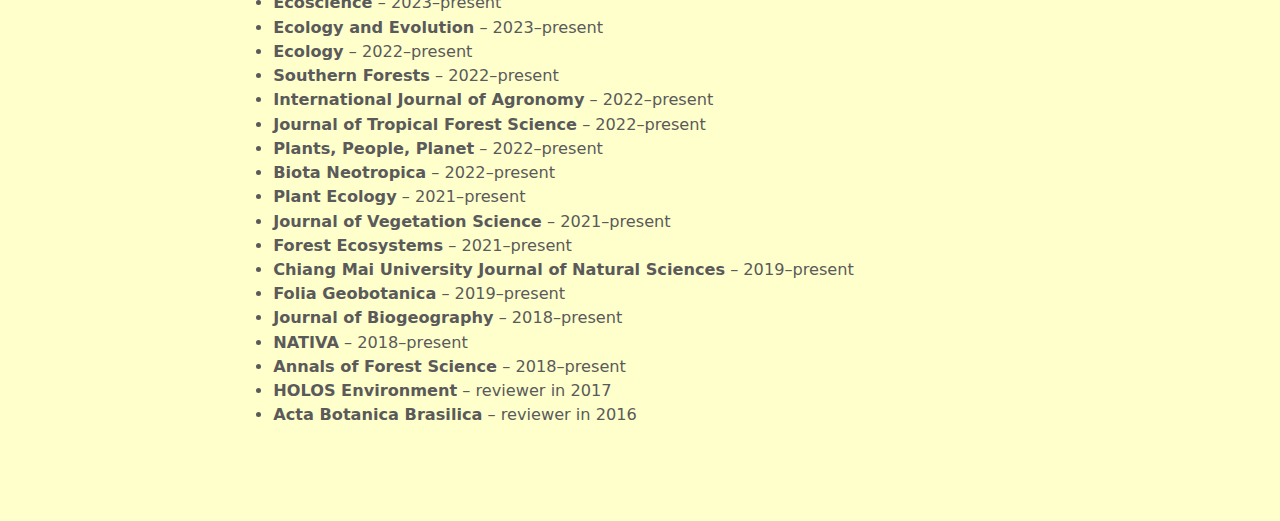
<file: docs/research.html>
<!DOCTYPE html>
<html xmlns="http://www.w3.org/1999/xhtml" lang="en" xml:lang="en"><head>

<meta charset="utf-8">
<meta name="generator" content="quarto-1.8.24">

<meta name="viewport" content="width=device-width, initial-scale=1.0, user-scalable=yes">


<title>Research – Vitor de Andrade Kamimura</title>
<style>
code{white-space: pre-wrap;}
span.smallcaps{font-variant: small-caps;}
div.columns{display: flex; gap: min(4vw, 1.5em);}
div.column{flex: auto; overflow-x: auto;}
div.hanging-indent{margin-left: 1.5em; text-indent: -1.5em;}
ul.task-list{list-style: none;}
ul.task-list li input[type="checkbox"] {
  width: 0.8em;
  margin: 0 0.8em 0.2em -1em; /* quarto-specific, see https://github.com/quarto-dev/quarto-cli/issues/4556 */ 
  vertical-align: middle;
}
</style>


<script src="site_libs/quarto-nav/quarto-nav.js"></script>
<script src="site_libs/quarto-nav/headroom.min.js"></script>
<script src="site_libs/clipboard/clipboard.min.js"></script>
<script src="site_libs/quarto-search/autocomplete.umd.js"></script>
<script src="site_libs/quarto-search/fuse.min.js"></script>
<script src="site_libs/quarto-search/quarto-search.js"></script>
<meta name="quarto:offset" content="./">
<script src="site_libs/quarto-html/quarto.js" type="module"></script>
<script src="site_libs/quarto-html/tabsets/tabsets.js" type="module"></script>
<script src="site_libs/quarto-html/axe/axe-check.js" type="module"></script>
<script src="site_libs/quarto-html/popper.min.js"></script>
<script src="site_libs/quarto-html/tippy.umd.min.js"></script>
<script src="site_libs/quarto-html/anchor.min.js"></script>
<link href="site_libs/quarto-html/tippy.css" rel="stylesheet">
<link href="site_libs/quarto-html/quarto-syntax-highlighting-dc55a5b9e770e841cd82e46aadbfb9b0.css" rel="stylesheet" id="quarto-text-highlighting-styles">
<script src="site_libs/bootstrap/bootstrap.min.js"></script>
<link href="site_libs/bootstrap/bootstrap-icons.css" rel="stylesheet">
<link href="site_libs/bootstrap/bootstrap-5b8f9b2f3cffee265242a5d44fbb1e00.min.css" rel="stylesheet" append-hash="true" id="quarto-bootstrap" data-mode="light">
<script id="quarto-search-options" type="application/json">{
  "location": "navbar",
  "copy-button": false,
  "collapse-after": 3,
  "panel-placement": "end",
  "type": "overlay",
  "limit": 50,
  "keyboard-shortcut": [
    "f",
    "/",
    "s"
  ],
  "show-item-context": false,
  "language": {
    "search-no-results-text": "No results",
    "search-matching-documents-text": "matching documents",
    "search-copy-link-title": "Copy link to search",
    "search-hide-matches-text": "Hide additional matches",
    "search-more-match-text": "more match in this document",
    "search-more-matches-text": "more matches in this document",
    "search-clear-button-title": "Clear",
    "search-text-placeholder": "",
    "search-detached-cancel-button-title": "Cancel",
    "search-submit-button-title": "Submit",
    "search-label": "Search"
  }
}</script>


<link rel="stylesheet" href="styles.css">
</head>

<body class="nav-fixed fullcontent quarto-light">

<div id="quarto-search-results"></div>
  <header id="quarto-header" class="headroom fixed-top">
    <nav class="navbar navbar-expand-lg " data-bs-theme="dark">
      <div class="navbar-container container-fluid">
      <div class="navbar-brand-container mx-auto">
    <a href="./index.html" class="navbar-brand navbar-brand-logo">
    </a>
    <a class="navbar-brand" href="./index.html">
    <span class="navbar-title">Vitor de Andrade Kamimura</span>
    </a>
  </div>
            <div id="quarto-search" class="" title="Search"></div>
          <button class="navbar-toggler" type="button" data-bs-toggle="collapse" data-bs-target="#navbarCollapse" aria-controls="navbarCollapse" role="menu" aria-expanded="false" aria-label="Toggle navigation" onclick="if (window.quartoToggleHeadroom) { window.quartoToggleHeadroom(); }">
  <span class="navbar-toggler-icon"></span>
</button>
          <div class="collapse navbar-collapse" id="navbarCollapse">
            <ul class="navbar-nav navbar-nav-scroll me-auto">
  <li class="nav-item">
    <a class="nav-link" href="./index.html"> 
<span class="menu-text">Home</span></a>
  </li>  
  <li class="nav-item">
    <a class="nav-link active" href="./research.html" aria-current="page"> 
<span class="menu-text">Research</span></a>
  </li>  
  <li class="nav-item">
    <a class="nav-link" href="./publications.html"> 
<span class="menu-text">Publications</span></a>
  </li>  
  <li class="nav-item">
    <a class="nav-link" href="./about.html"> 
<span class="menu-text">About</span></a>
  </li>  
  <li class="nav-item">
    <a class="nav-link" href="./fieldwork.html"> 
<span class="menu-text">Fieldwork</span></a>
  </li>  
  <li class="nav-item">
    <a class="nav-link" href="./code.html"> 
<span class="menu-text">Code</span></a>
  </li>  
</ul>
          </div> <!-- /navcollapse -->
            <div class="quarto-navbar-tools">
</div>
      </div> <!-- /container-fluid -->
    </nav>
</header>
<!-- content -->
<div id="quarto-content" class="quarto-container page-columns page-rows-contents page-layout-article page-navbar">
<!-- sidebar -->
<!-- margin-sidebar -->
    
<!-- main -->
<main class="content" id="quarto-document-content">

<header id="title-block-header" class="quarto-title-block default">
<div class="quarto-title">
<h1 class="title">Research</h1>
</div>



<div class="quarto-title-meta">

    
  
    
  </div>
  


</header>


<section id="research-projects" class="level2">
<h2 class="anchored" data-anchor-id="research-projects">Research projects</h2>
<section id="present-center-for-research-on-biodiversity-and-climate-change-cepid" class="level3">
<h3 class="anchored" data-anchor-id="present-center-for-research-on-biodiversity-and-climate-change-cepid">2023 – present · Center for Research on Biodiversity and Climate Change (CEPID)</h3>
<p><strong>Role:</strong> Researcher<br>
<strong>Funding:</strong> São Paulo Research Foundation (FAPESP)</p>
<p>This long-term research center addresses the unprecedented loss of biodiversity and the accelerating threats from climate and environmental change. The CEPID brings together leading research groups working on tropical biodiversity conservation and human-driven change to understand how habitat loss, fragmentation, defaunation, invasive species and climate extremes jointly erode biodiversity and ecosystem functions. The center aims to develop nature-based solutions and adaptation and mitigation strategies, framed by the UN Sustainable Development Goals (SDGs 15 – Life on land and 13 – Climate action), while also advancing education and gender equality (SDGs 4 and 5). The CEPID positions São Paulo as a hub for global collaborations on biodiversity and climate change research.</p>
<hr>
</section>
<section id="present-ecology-and-evolution-of-plants-in-insular-environments-the-origin-of-the-flora-of-alcatrazes-island-são-sebastião-sp" class="level3">
<h3 class="anchored" data-anchor-id="present-ecology-and-evolution-of-plants-in-insular-environments-the-origin-of-the-flora-of-alcatrazes-island-são-sebastião-sp">2023 – present · Ecology and evolution of plants in insular environments: the origin of the flora of Alcatrazes Island (São Sebastião, SP)</h3>
<p><strong>Role:</strong> Researcher<br>
<strong>Funding:</strong> São Paulo Research Foundation (FAPESP)</p>
<p>This project investigates the ecological and evolutionary processes shaping plant diversity on Brazilian coastal islands, with a focus on Alcatrazes Island in southeastern Brazil. By combining floristic inventories, biogeographical analyses, phylogenetic and functional diversity metrics, and genetic data, the project addresses: (1) patterns of vascular plant diversity and vegetation types on Alcatrazes; (2) biogeographic relationships between islands and coastal habitats; (3) colonization and speciation events; (4) functional shifts (e.g.&nbsp;size, reproductive systems) between continental and insular populations; (5) gene flow and genetic differentiation across island–continent systems; and (6) potential cases of sympatric speciation on islands. The project uses insular systems as model environments to understand ecological and evolutionary processes in highly diverse and climate-vulnerable Neotropical ecosystems.</p>
<hr>
</section>
<section id="present-processes-and-mechanisms-driving-the-dynamics-and-functioning-of-megadiverse-tropical-forest-communities" class="level3">
<h3 class="anchored" data-anchor-id="present-processes-and-mechanisms-driving-the-dynamics-and-functioning-of-megadiverse-tropical-forest-communities">2023 – present · Processes and mechanisms driving the dynamics and functioning of megadiverse tropical forest communities</h3>
<p><strong>Role:</strong> Principal Investigator<br>
<strong>Funding:</strong> São Paulo Research Foundation (FAPESP – fellowship)</p>
<p>This project evaluates how intraspecific and interspecific spatial aggregation and niche differentiation affect coexistence and fitness in tropical tree communities, and how extreme climatic events alter forest functioning. Using spatially explicit models and a unique demographic dataset of ~25,000 adult trees monitored over 12 years in 13 communities along an elevational gradient in the Atlantic Forest, the project assesses: (i) how diversity relates to spatial aggregation patterns; (ii) functional dissimilarity among neighbouring individuals; (iii) the role of local phylogenetic diversity for species coexistence and individual performance; and (iv) how competition and environmental stress (including extreme drought) interact to shape demographic rates. The results aim to improve predictions of climate-change impacts on megadiverse forest dynamics and ecosystem functioning.</p>
<hr>
</section>
<section id="rare-endemic-and-threatened-plants-of-carajás-national-forest-ecological-and-evolutionary-studies-for-conservation" class="level3">
<h3 class="anchored" data-anchor-id="rare-endemic-and-threatened-plants-of-carajás-national-forest-ecological-and-evolutionary-studies-for-conservation">2022 – 2023 · Rare, endemic and threatened plants of Carajás National Forest: ecological and evolutionary studies for conservation</h3>
<p><strong>Role:</strong> Researcher<br>
<strong>Funding:</strong> São Paulo Research Foundation (FAPESP)</p>
<p>This project uses population viability analyses (PVA) to support conservation planning for two endemic and threatened plant species from the Carajás region: <em>Daphnopsis filipedunculata</em> and <em>Ipomoea cavalcantei</em>. By combining demographic monitoring across distinct geofacies with habitat-based scenarios of population reduction, the project evaluates how survival, growth and reproduction determine long-term extinction risk under different forms of habitat loss. The results provide key information for assessing extinction risk and designing evidence-based management and conservation strategies.</p>
<hr>
</section>
<section id="biodiversity-monitoring-program-after-the-brumadinho-dam-failure-córrego-do-feijão-mine-minas-gerais-brazil" class="level3">
<h3 class="anchored" data-anchor-id="biodiversity-monitoring-program-after-the-brumadinho-dam-failure-córrego-do-feijão-mine-minas-gerais-brazil">2021 – 2021 · Biodiversity monitoring program after the Brumadinho dam failure (Córrego do Feijão mine, Minas Gerais, Brazil)</h3>
<p><strong>Role:</strong> Researcher<br>
<strong>Funding:</strong> Various partners</p>
<p>This monitoring program was established after the collapse of the B1 tailings dam at the Córrego do Feijão iron ore mine (Brumadinho, MG). It addressed three overarching questions: (1) how distance from the impact and time since the disaster affect community structure, population dynamics and ecosystem functioning along the Paraopeba river basin; (2) whether contaminant levels in different environmental compartments are elevated in impacted areas and causing toxicity in organisms; and (3) how restoration actions interact with biotic components, populations, communities and ecological processes affected by the dam failure.</p>
<hr>
</section>
<section id="structure-and-diversity-of-trees-along-a-vertical-temperature-gradient-in-the-atlantic-rainforest" class="level3">
<h3 class="anchored" data-anchor-id="structure-and-diversity-of-trees-along-a-vertical-temperature-gradient-in-the-atlantic-rainforest">2018 – 2019 · Structure and diversity of trees along a vertical temperature gradient in the Atlantic Rainforest</h3>
<p><strong>Role:</strong> Researcher<br>
<strong>Funding:</strong> CAPES – Coordination for the Improvement of Higher Education Personnel</p>
<p>This project explored how tree demographic rates can be predicted from functional traits along an elevational temperature gradient in the Atlantic Forest. It combined new trait datasets with machine learning methods within taxonomic, functional and phylogenetic frameworks. By explicitly considering trait interactions and environmental context, the project aimed to improve trait-based predictions of species performance and to better understand the ecological processes underlying diversity patterns and ecosystem functioning in megadiverse forests.</p>
<hr>
</section>
<section id="revisiting-diversification-processes-coupling-ecological-and-evolutionary-approaches-to-tree-communities-across-spatial-scales" class="level3">
<h3 class="anchored" data-anchor-id="revisiting-diversification-processes-coupling-ecological-and-evolutionary-approaches-to-tree-communities-across-spatial-scales">2016 – 2020 · Revisiting diversification processes: coupling ecological and evolutionary approaches to tree communities across spatial scales</h3>
<p><strong>Role:</strong> Principal Investigator (PhD project)</p>
<p>This project integrated taxonomic, functional, phylogenetic and co-occurrence approaches to describe variation in tree diversity along a vertical temperature gradient in the Atlantic Forest. It aimed to disentangle the processes structuring communities at multiple spatial scales, from local assemblages to regional species pools, assessing how diversification history and contemporary ecological filters jointly shape diversity–elevation relationships.</p>
<hr>
</section>
<section id="spatially-structured-ecological-processes-in-a-megadiverse-tropical-forest" class="level3">
<h3 class="anchored" data-anchor-id="spatially-structured-ecological-processes-in-a-megadiverse-tropical-forest">2014 – 2016 · Spatially structured ecological processes in a megadiverse tropical forest</h3>
<p><strong>Role:</strong> Researcher<br>
<strong>Funding:</strong> CNPq – National Council for Scientific and Technological Development</p>
<p>Using a network of 14 permanent 1-ha plots along an altitudinal gradient (0–1,000 m) of Atlantic Ombrophilous Dense Forest, this project assessed how spatial and temporal heterogeneity influences forest dynamics. It examined variation in vital rates (mortality, recruitment, growth), biomass stocks and population fluctuations over a decade, including the effects of extreme climatic events. The project investigated density-dependent mortality and growth, intra- and interspecific competition, and how demographic rates vary across spatial and temporal scales in response to environmental stochasticity.</p>
<hr>
</section>
<section id="biota-nerc-uk-ecofor-biodiversity-and-ecosystem-functioning-in-degraded-and-recovering-amazonian-and-atlantic-forests" class="level3">
<h3 class="anchored" data-anchor-id="biota-nerc-uk-ecofor-biodiversity-and-ecosystem-functioning-in-degraded-and-recovering-amazonian-and-atlantic-forests">2013 – 2019 · BIOTA &amp; NERC-UK ECOFOR: Biodiversity and ecosystem functioning in degraded and recovering Amazonian and Atlantic Forests</h3>
<p><strong>Role:</strong> Researcher<br>
<strong>Funding:</strong> FAPESP, NERC-UK and partners</p>
<p>This large collaborative project investigated how forest degradation (including selective logging, fire and fragmentation) affects biodiversity, carbon stocks and ecosystem services in Amazonian and Atlantic forests. By establishing networks of intensive study sites and landscape-scale plot systems along gradients from intact to heavily modified forests, ECOFOR provided an integrated, multi-scale view of how human-modified tropical forests function, and how changes in plant and bird communities translate into altered ecosystem processes.</p>
<hr>
</section>
<section id="upper-montane-atlantic-rainforest-floristics-structure-and-distribution-in-serra-do-mar-state-park-são-paulo-brazil" class="level3">
<h3 class="anchored" data-anchor-id="upper-montane-atlantic-rainforest-floristics-structure-and-distribution-in-serra-do-mar-state-park-são-paulo-brazil">2013 – 2018 · Upper montane Atlantic Rainforest: floristics, structure and distribution in Serra do Mar State Park (São Paulo, Brazil)</h3>
<p><strong>Role:</strong> Researcher<br>
<strong>Funding:</strong> FAPESP – São Paulo Research Foundation</p>
<p>This project focused on the composition, structure and distribution of upper montane Atlantic Rainforest (cloud forest) within Serra do Mar State Park. It combined comprehensive floristic surveys (across multiple vegetation strata) and detailed forest structure analyses in 2 ha of cloud forest with data from 13 additional plots along an altitudinal gradient. The project assessed richness, diversity and similarity across forest types, and related tree species distribution to environmental variables such as soils and topography.</p>
<hr>
</section>
<section id="peld-functional-gradient-of-atlantic-ombrophilous-dense-forest" class="level3">
<h3 class="anchored" data-anchor-id="peld-functional-gradient-of-atlantic-ombrophilous-dense-forest">2012 – 2018 · PELD – Functional Gradient of Atlantic Ombrophilous Dense Forest</h3>
<p><strong>Role:</strong> Researcher</p>
<p>Within the Brazilian Long-Term Ecological Research (PELD) program, this site focuses on the composition, structure, dynamics and functioning of Atlantic Ombrophilous Dense Forest across functional gradients in Serra do Mar State Park. The network of permanent plots supports long-term monitoring of tree communities, biomass and ecosystem processes across coastal to montane environments.</p>
<hr>
</section>
<section id="floristic-composition-and-structure-of-atlantic-ombrophilous-dense-forest-picinguaba-and-santa-virgínia-serra-do-mar-state-park-sp" class="level3">
<h3 class="anchored" data-anchor-id="floristic-composition-and-structure-of-atlantic-ombrophilous-dense-forest-picinguaba-and-santa-virgínia-serra-do-mar-state-park-sp">2010 – 2012 · Floristic composition and structure of Atlantic Ombrophilous Dense Forest (Picinguaba and Santa Virgínia, Serra do Mar State Park, SP)</h3>
<p><strong>Role:</strong> Researcher</p>
<p>This project surveyed the floristic composition and forest structure of Atlantic Rainforest in two nuclei (Picinguaba and Santa Virgínia) of Serra do Mar State Park, São Paulo. It provided baseline data for species richness, community structure and phytosociology along environmental gradients within these protected areas.</p>
<hr>
</section>
<section id="floristic-composition-structure-and-functioning-of-atlantic-ombrophilous-dense-forest-picinguaba-and-santa-virgínia-serra-do-mar-state-park-sp" class="level3">
<h3 class="anchored" data-anchor-id="floristic-composition-structure-and-functioning-of-atlantic-ombrophilous-dense-forest-picinguaba-and-santa-virgínia-serra-do-mar-state-park-sp">2005 – 2009 · Floristic composition, structure and functioning of Atlantic Ombrophilous Dense Forest (Picinguaba and Santa Virgínia, Serra do Mar State Park, SP)</h3>
<p><strong>Role:</strong> Undergraduate research student</p>
<p>Early-career project focused on the floristic composition, structure and functioning of Atlantic Ombrophilous Dense Forest in Picinguaba and Santa Virgínia. It contributed to establishing long-term plots and datasets that have since supported multiple ecological and conservation studies in the region.</p>
<hr>
</section>
</section>
<section id="journal-reviewing" class="level2">
<h2 class="anchored" data-anchor-id="journal-reviewing">Journal reviewing</h2>
<p>I regularly serve as a reviewer for scientific journals in ecology, plant sciences and biodiversity conservation, including:</p>
<ul>
<li><strong>Journal of Tropical Ecology</strong> – 2025–present<br>
</li>
<li><strong>BMC Plant Biology</strong> – 2024–present<br>
</li>
<li><strong>Journal of Arid Environments</strong> – 2023–present<br>
</li>
<li><strong>Biodiversity and Conservation</strong> – 2023–present<br>
</li>
<li><strong>Ecoscience</strong> – 2023–present<br>
</li>
<li><strong>Ecology and Evolution</strong> – 2023–present<br>
</li>
<li><strong>Ecology</strong> – 2022–present<br>
</li>
<li><strong>Southern Forests</strong> – 2022–present<br>
</li>
<li><strong>International Journal of Agronomy</strong> – 2022–present<br>
</li>
<li><strong>Journal of Tropical Forest Science</strong> – 2022–present<br>
</li>
<li><strong>Plants, People, Planet</strong> – 2022–present<br>
</li>
<li><strong>Biota Neotropica</strong> – 2022–present<br>
</li>
<li><strong>Plant Ecology</strong> – 2021–present<br>
</li>
<li><strong>Journal of Vegetation Science</strong> – 2021–present<br>
</li>
<li><strong>Forest Ecosystems</strong> – 2021–present<br>
</li>
<li><strong>Chiang Mai University Journal of Natural Sciences</strong> – 2019–present<br>
</li>
<li><strong>Folia Geobotanica</strong> – 2019–present<br>
</li>
<li><strong>Journal of Biogeography</strong> – 2018–present<br>
</li>
<li><strong>NATIVA</strong> – 2018–present<br>
</li>
<li><strong>Annals of Forest Science</strong> – 2018–present<br>
</li>
<li><strong>HOLOS Environment</strong> – reviewer in 2017<br>
</li>
<li><strong>Acta Botanica Brasilica</strong> – reviewer in 2016</li>
</ul>


</section>

</main> <!-- /main -->
<script id="quarto-html-after-body" type="application/javascript">
  window.document.addEventListener("DOMContentLoaded", function (event) {
    const icon = "";
    const anchorJS = new window.AnchorJS();
    anchorJS.options = {
      placement: 'right',
      icon: icon
    };
    anchorJS.add('.anchored');
    const isCodeAnnotation = (el) => {
      for (const clz of el.classList) {
        if (clz.startsWith('code-annotation-')) {                     
          return true;
        }
      }
      return false;
    }
    const onCopySuccess = function(e) {
      // button target
      const button = e.trigger;
      // don't keep focus
      button.blur();
      // flash "checked"
      button.classList.add('code-copy-button-checked');
      var currentTitle = button.getAttribute("title");
      button.setAttribute("title", "Copied!");
      let tooltip;
      if (window.bootstrap) {
        button.setAttribute("data-bs-toggle", "tooltip");
        button.setAttribute("data-bs-placement", "left");
        button.setAttribute("data-bs-title", "Copied!");
        tooltip = new bootstrap.Tooltip(button, 
          { trigger: "manual", 
            customClass: "code-copy-button-tooltip",
            offset: [0, -8]});
        tooltip.show();    
      }
      setTimeout(function() {
        if (tooltip) {
          tooltip.hide();
          button.removeAttribute("data-bs-title");
          button.removeAttribute("data-bs-toggle");
          button.removeAttribute("data-bs-placement");
        }
        button.setAttribute("title", currentTitle);
        button.classList.remove('code-copy-button-checked');
      }, 1000);
      // clear code selection
      e.clearSelection();
    }
    const getTextToCopy = function(trigger) {
      const outerScaffold = trigger.parentElement.cloneNode(true);
      const codeEl = outerScaffold.querySelector('code');
      for (const childEl of codeEl.children) {
        if (isCodeAnnotation(childEl)) {
          childEl.remove();
        }
      }
      return codeEl.innerText;
    }
    const clipboard = new window.ClipboardJS('.code-copy-button:not([data-in-quarto-modal])', {
      text: getTextToCopy
    });
    clipboard.on('success', onCopySuccess);
    if (window.document.getElementById('quarto-embedded-source-code-modal')) {
      const clipboardModal = new window.ClipboardJS('.code-copy-button[data-in-quarto-modal]', {
        text: getTextToCopy,
        container: window.document.getElementById('quarto-embedded-source-code-modal')
      });
      clipboardModal.on('success', onCopySuccess);
    }
      var localhostRegex = new RegExp(/^(?:http|https):\/\/localhost\:?[0-9]*\//);
      var mailtoRegex = new RegExp(/^mailto:/);
        var filterRegex = new RegExp('/' + window.location.host + '/');
      var isInternal = (href) => {
          return filterRegex.test(href) || localhostRegex.test(href) || mailtoRegex.test(href);
      }
      // Inspect non-navigation links and adorn them if external
     var links = window.document.querySelectorAll('a[href]:not(.nav-link):not(.navbar-brand):not(.toc-action):not(.sidebar-link):not(.sidebar-item-toggle):not(.pagination-link):not(.no-external):not([aria-hidden]):not(.dropdown-item):not(.quarto-navigation-tool):not(.about-link)');
      for (var i=0; i<links.length; i++) {
        const link = links[i];
        if (!isInternal(link.href)) {
          // undo the damage that might have been done by quarto-nav.js in the case of
          // links that we want to consider external
          if (link.dataset.originalHref !== undefined) {
            link.href = link.dataset.originalHref;
          }
        }
      }
    function tippyHover(el, contentFn, onTriggerFn, onUntriggerFn) {
      const config = {
        allowHTML: true,
        maxWidth: 500,
        delay: 100,
        arrow: false,
        appendTo: function(el) {
            return el.parentElement;
        },
        interactive: true,
        interactiveBorder: 10,
        theme: 'quarto',
        placement: 'bottom-start',
      };
      if (contentFn) {
        config.content = contentFn;
      }
      if (onTriggerFn) {
        config.onTrigger = onTriggerFn;
      }
      if (onUntriggerFn) {
        config.onUntrigger = onUntriggerFn;
      }
      window.tippy(el, config); 
    }
    const noterefs = window.document.querySelectorAll('a[role="doc-noteref"]');
    for (var i=0; i<noterefs.length; i++) {
      const ref = noterefs[i];
      tippyHover(ref, function() {
        // use id or data attribute instead here
        let href = ref.getAttribute('data-footnote-href') || ref.getAttribute('href');
        try { href = new URL(href).hash; } catch {}
        const id = href.replace(/^#\/?/, "");
        const note = window.document.getElementById(id);
        if (note) {
          return note.innerHTML;
        } else {
          return "";
        }
      });
    }
    const xrefs = window.document.querySelectorAll('a.quarto-xref');
    const processXRef = (id, note) => {
      // Strip column container classes
      const stripColumnClz = (el) => {
        el.classList.remove("page-full", "page-columns");
        if (el.children) {
          for (const child of el.children) {
            stripColumnClz(child);
          }
        }
      }
      stripColumnClz(note)
      if (id === null || id.startsWith('sec-')) {
        // Special case sections, only their first couple elements
        const container = document.createElement("div");
        if (note.children && note.children.length > 2) {
          container.appendChild(note.children[0].cloneNode(true));
          for (let i = 1; i < note.children.length; i++) {
            const child = note.children[i];
            if (child.tagName === "P" && child.innerText === "") {
              continue;
            } else {
              container.appendChild(child.cloneNode(true));
              break;
            }
          }
          if (window.Quarto?.typesetMath) {
            window.Quarto.typesetMath(container);
          }
          return container.innerHTML
        } else {
          if (window.Quarto?.typesetMath) {
            window.Quarto.typesetMath(note);
          }
          return note.innerHTML;
        }
      } else {
        // Remove any anchor links if they are present
        const anchorLink = note.querySelector('a.anchorjs-link');
        if (anchorLink) {
          anchorLink.remove();
        }
        if (window.Quarto?.typesetMath) {
          window.Quarto.typesetMath(note);
        }
        if (note.classList.contains("callout")) {
          return note.outerHTML;
        } else {
          return note.innerHTML;
        }
      }
    }
    for (var i=0; i<xrefs.length; i++) {
      const xref = xrefs[i];
      tippyHover(xref, undefined, function(instance) {
        instance.disable();
        let url = xref.getAttribute('href');
        let hash = undefined; 
        if (url.startsWith('#')) {
          hash = url;
        } else {
          try { hash = new URL(url).hash; } catch {}
        }
        if (hash) {
          const id = hash.replace(/^#\/?/, "");
          const note = window.document.getElementById(id);
          if (note !== null) {
            try {
              const html = processXRef(id, note.cloneNode(true));
              instance.setContent(html);
            } finally {
              instance.enable();
              instance.show();
            }
          } else {
            // See if we can fetch this
            fetch(url.split('#')[0])
            .then(res => res.text())
            .then(html => {
              const parser = new DOMParser();
              const htmlDoc = parser.parseFromString(html, "text/html");
              const note = htmlDoc.getElementById(id);
              if (note !== null) {
                const html = processXRef(id, note);
                instance.setContent(html);
              } 
            }).finally(() => {
              instance.enable();
              instance.show();
            });
          }
        } else {
          // See if we can fetch a full url (with no hash to target)
          // This is a special case and we should probably do some content thinning / targeting
          fetch(url)
          .then(res => res.text())
          .then(html => {
            const parser = new DOMParser();
            const htmlDoc = parser.parseFromString(html, "text/html");
            const note = htmlDoc.querySelector('main.content');
            if (note !== null) {
              // This should only happen for chapter cross references
              // (since there is no id in the URL)
              // remove the first header
              if (note.children.length > 0 && note.children[0].tagName === "HEADER") {
                note.children[0].remove();
              }
              const html = processXRef(null, note);
              instance.setContent(html);
            } 
          }).finally(() => {
            instance.enable();
            instance.show();
          });
        }
      }, function(instance) {
      });
    }
        let selectedAnnoteEl;
        const selectorForAnnotation = ( cell, annotation) => {
          let cellAttr = 'data-code-cell="' + cell + '"';
          let lineAttr = 'data-code-annotation="' +  annotation + '"';
          const selector = 'span[' + cellAttr + '][' + lineAttr + ']';
          return selector;
        }
        const selectCodeLines = (annoteEl) => {
          const doc = window.document;
          const targetCell = annoteEl.getAttribute("data-target-cell");
          const targetAnnotation = annoteEl.getAttribute("data-target-annotation");
          const annoteSpan = window.document.querySelector(selectorForAnnotation(targetCell, targetAnnotation));
          const lines = annoteSpan.getAttribute("data-code-lines").split(",");
          const lineIds = lines.map((line) => {
            return targetCell + "-" + line;
          })
          let top = null;
          let height = null;
          let parent = null;
          if (lineIds.length > 0) {
              //compute the position of the single el (top and bottom and make a div)
              const el = window.document.getElementById(lineIds[0]);
              top = el.offsetTop;
              height = el.offsetHeight;
              parent = el.parentElement.parentElement;
            if (lineIds.length > 1) {
              const lastEl = window.document.getElementById(lineIds[lineIds.length - 1]);
              const bottom = lastEl.offsetTop + lastEl.offsetHeight;
              height = bottom - top;
            }
            if (top !== null && height !== null && parent !== null) {
              // cook up a div (if necessary) and position it 
              let div = window.document.getElementById("code-annotation-line-highlight");
              if (div === null) {
                div = window.document.createElement("div");
                div.setAttribute("id", "code-annotation-line-highlight");
                div.style.position = 'absolute';
                parent.appendChild(div);
              }
              div.style.top = top - 2 + "px";
              div.style.height = height + 4 + "px";
              div.style.left = 0;
              let gutterDiv = window.document.getElementById("code-annotation-line-highlight-gutter");
              if (gutterDiv === null) {
                gutterDiv = window.document.createElement("div");
                gutterDiv.setAttribute("id", "code-annotation-line-highlight-gutter");
                gutterDiv.style.position = 'absolute';
                const codeCell = window.document.getElementById(targetCell);
                const gutter = codeCell.querySelector('.code-annotation-gutter');
                gutter.appendChild(gutterDiv);
              }
              gutterDiv.style.top = top - 2 + "px";
              gutterDiv.style.height = height + 4 + "px";
            }
            selectedAnnoteEl = annoteEl;
          }
        };
        const unselectCodeLines = () => {
          const elementsIds = ["code-annotation-line-highlight", "code-annotation-line-highlight-gutter"];
          elementsIds.forEach((elId) => {
            const div = window.document.getElementById(elId);
            if (div) {
              div.remove();
            }
          });
          selectedAnnoteEl = undefined;
        };
          // Handle positioning of the toggle
      window.addEventListener(
        "resize",
        throttle(() => {
          elRect = undefined;
          if (selectedAnnoteEl) {
            selectCodeLines(selectedAnnoteEl);
          }
        }, 10)
      );
      function throttle(fn, ms) {
      let throttle = false;
      let timer;
        return (...args) => {
          if(!throttle) { // first call gets through
              fn.apply(this, args);
              throttle = true;
          } else { // all the others get throttled
              if(timer) clearTimeout(timer); // cancel #2
              timer = setTimeout(() => {
                fn.apply(this, args);
                timer = throttle = false;
              }, ms);
          }
        };
      }
        // Attach click handler to the DT
        const annoteDls = window.document.querySelectorAll('dt[data-target-cell]');
        for (const annoteDlNode of annoteDls) {
          annoteDlNode.addEventListener('click', (event) => {
            const clickedEl = event.target;
            if (clickedEl !== selectedAnnoteEl) {
              unselectCodeLines();
              const activeEl = window.document.querySelector('dt[data-target-cell].code-annotation-active');
              if (activeEl) {
                activeEl.classList.remove('code-annotation-active');
              }
              selectCodeLines(clickedEl);
              clickedEl.classList.add('code-annotation-active');
            } else {
              // Unselect the line
              unselectCodeLines();
              clickedEl.classList.remove('code-annotation-active');
            }
          });
        }
    const findCites = (el) => {
      const parentEl = el.parentElement;
      if (parentEl) {
        const cites = parentEl.dataset.cites;
        if (cites) {
          return {
            el,
            cites: cites.split(' ')
          };
        } else {
          return findCites(el.parentElement)
        }
      } else {
        return undefined;
      }
    };
    var bibliorefs = window.document.querySelectorAll('a[role="doc-biblioref"]');
    for (var i=0; i<bibliorefs.length; i++) {
      const ref = bibliorefs[i];
      const citeInfo = findCites(ref);
      if (citeInfo) {
        tippyHover(citeInfo.el, function() {
          var popup = window.document.createElement('div');
          citeInfo.cites.forEach(function(cite) {
            var citeDiv = window.document.createElement('div');
            citeDiv.classList.add('hanging-indent');
            citeDiv.classList.add('csl-entry');
            var biblioDiv = window.document.getElementById('ref-' + cite);
            if (biblioDiv) {
              citeDiv.innerHTML = biblioDiv.innerHTML;
            }
            popup.appendChild(citeDiv);
          });
          return popup.innerHTML;
        });
      }
    }
  });
  </script>
</div> <!-- /content -->




</body></html>
</file>
<file: site_libs/quarto-html/tippy.css>
.tippy-box[data-animation=fade][data-state=hidden]{opacity:0}[data-tippy-root]{max-width:calc(100vw - 10px)}.tippy-box{position:relative;background-color:#333;color:#fff;border-radius:4px;font-size:14px;line-height:1.4;white-space:normal;outline:0;transition-property:transform,visibility,opacity}.tippy-box[data-placement^=top]>.tippy-arrow{bottom:0}.tippy-box[data-placement^=top]>.tippy-arrow:before{bottom:-7px;left:0;border-width:8px 8px 0;border-top-color:initial;transform-origin:center top}.tippy-box[data-placement^=bottom]>.tippy-arrow{top:0}.tippy-box[data-placement^=bottom]>.tippy-arrow:before{top:-7px;left:0;border-width:0 8px 8px;border-bottom-color:initial;transform-origin:center bottom}.tippy-box[data-placement^=left]>.tippy-arrow{right:0}.tippy-box[data-placement^=left]>.tippy-arrow:before{border-width:8px 0 8px 8px;border-left-color:initial;right:-7px;transform-origin:center left}.tippy-box[data-placement^=right]>.tippy-arrow{left:0}.tippy-box[data-placement^=right]>.tippy-arrow:before{left:-7px;border-width:8px 8px 8px 0;border-right-color:initial;transform-origin:center right}.tippy-box[data-inertia][data-state=visible]{transition-timing-function:cubic-bezier(.54,1.5,.38,1.11)}.tippy-arrow{width:16px;height:16px;color:#333}.tippy-arrow:before{content:"";position:absolute;border-color:transparent;border-style:solid}.tippy-content{position:relative;padding:5px 9px;z-index:1}
</file>
<file: site_libs/quarto-html/quarto-syntax-highlighting-dc55a5b9e770e841cd82e46aadbfb9b0.css>
/* quarto syntax highlight colors */
:root {
  --quarto-hl-ot-color: #003B4F;
  --quarto-hl-at-color: #657422;
  --quarto-hl-ss-color: #20794D;
  --quarto-hl-an-color: #5E5E5E;
  --quarto-hl-fu-color: #4758AB;
  --quarto-hl-st-color: #20794D;
  --quarto-hl-cf-color: #003B4F;
  --quarto-hl-op-color: #5E5E5E;
  --quarto-hl-er-color: #AD0000;
  --quarto-hl-bn-color: #AD0000;
  --quarto-hl-al-color: #AD0000;
  --quarto-hl-va-color: #111111;
  --quarto-hl-bu-color: inherit;
  --quarto-hl-ex-color: inherit;
  --quarto-hl-pp-color: #AD0000;
  --quarto-hl-in-color: #5E5E5E;
  --quarto-hl-vs-color: #20794D;
  --quarto-hl-wa-color: #5E5E5E;
  --quarto-hl-do-color: #5E5E5E;
  --quarto-hl-im-color: #00769E;
  --quarto-hl-ch-color: #20794D;
  --quarto-hl-dt-color: #AD0000;
  --quarto-hl-fl-color: #AD0000;
  --quarto-hl-co-color: #5E5E5E;
  --quarto-hl-cv-color: #5E5E5E;
  --quarto-hl-cn-color: #8f5902;
  --quarto-hl-sc-color: #5E5E5E;
  --quarto-hl-dv-color: #AD0000;
  --quarto-hl-kw-color: #003B4F;
}

/* other quarto variables */
:root {
  --quarto-font-monospace: SFMono-Regular, Menlo, Monaco, Consolas, "Liberation Mono", "Courier New", monospace;
}

/* syntax highlight based on Pandoc's rules */
pre > code.sourceCode > span {
  color: #003B4F;
}

code.sourceCode > span {
  color: #003B4F;
}

div.sourceCode,
div.sourceCode pre.sourceCode {
  color: #003B4F;
}

/* Normal */
code span {
  color: #003B4F;
}

/* Alert */
code span.al {
  color: #AD0000;
  font-style: inherit;
}

/* Annotation */
code span.an {
  color: #5E5E5E;
  font-style: inherit;
}

/* Attribute */
code span.at {
  color: #657422;
  font-style: inherit;
}

/* BaseN */
code span.bn {
  color: #AD0000;
  font-style: inherit;
}

/* BuiltIn */
code span.bu {
  font-style: inherit;
}

/* ControlFlow */
code span.cf {
  color: #003B4F;
  font-weight: bold;
  font-style: inherit;
}

/* Char */
code span.ch {
  color: #20794D;
  font-style: inherit;
}

/* Constant */
code span.cn {
  color: #8f5902;
  font-style: inherit;
}

/* Comment */
code span.co {
  color: #5E5E5E;
  font-style: inherit;
}

/* CommentVar */
code span.cv {
  color: #5E5E5E;
  font-style: italic;
}

/* Documentation */
code span.do {
  color: #5E5E5E;
  font-style: italic;
}

/* DataType */
code span.dt {
  color: #AD0000;
  font-style: inherit;
}

/* DecVal */
code span.dv {
  color: #AD0000;
  font-style: inherit;
}

/* Error */
code span.er {
  color: #AD0000;
  font-style: inherit;
}

/* Extension */
code span.ex {
  font-style: inherit;
}

/* Float */
code span.fl {
  color: #AD0000;
  font-style: inherit;
}

/* Function */
code span.fu {
  color: #4758AB;
  font-style: inherit;
}

/* Import */
code span.im {
  color: #00769E;
  font-style: inherit;
}

/* Information */
code span.in {
  color: #5E5E5E;
  font-style: inherit;
}

/* Keyword */
code span.kw {
  color: #003B4F;
  font-weight: bold;
  font-style: inherit;
}

/* Operator */
code span.op {
  color: #5E5E5E;
  font-style: inherit;
}

/* Other */
code span.ot {
  color: #003B4F;
  font-style: inherit;
}

/* Preprocessor */
code span.pp {
  color: #AD0000;
  font-style: inherit;
}

/* SpecialChar */
code span.sc {
  color: #5E5E5E;
  font-style: inherit;
}

/* SpecialString */
code span.ss {
  color: #20794D;
  font-style: inherit;
}

/* String */
code span.st {
  color: #20794D;
  font-style: inherit;
}

/* Variable */
code span.va {
  color: #111111;
  font-style: inherit;
}

/* VerbatimString */
code span.vs {
  color: #20794D;
  font-style: inherit;
}

/* Warning */
code span.wa {
  color: #5E5E5E;
  font-style: italic;
}

.prevent-inlining {
  content: "</";
}

/*# sourceMappingURL=21f0b8dca5c347bd0a806dc2ce2adfe3.css.map */
</file>
<file: docs/site_libs/quarto-html/tippy.css>
.tippy-box[data-animation=fade][data-state=hidden]{opacity:0}[data-tippy-root]{max-width:calc(100vw - 10px)}.tippy-box{position:relative;background-color:#333;color:#fff;border-radius:4px;font-size:14px;line-height:1.4;white-space:normal;outline:0;transition-property:transform,visibility,opacity}.tippy-box[data-placement^=top]>.tippy-arrow{bottom:0}.tippy-box[data-placement^=top]>.tippy-arrow:before{bottom:-7px;left:0;border-width:8px 8px 0;border-top-color:initial;transform-origin:center top}.tippy-box[data-placement^=bottom]>.tippy-arrow{top:0}.tippy-box[data-placement^=bottom]>.tippy-arrow:before{top:-7px;left:0;border-width:0 8px 8px;border-bottom-color:initial;transform-origin:center bottom}.tippy-box[data-placement^=left]>.tippy-arrow{right:0}.tippy-box[data-placement^=left]>.tippy-arrow:before{border-width:8px 0 8px 8px;border-left-color:initial;right:-7px;transform-origin:center left}.tippy-box[data-placement^=right]>.tippy-arrow{left:0}.tippy-box[data-placement^=right]>.tippy-arrow:before{left:-7px;border-width:8px 8px 8px 0;border-right-color:initial;transform-origin:center right}.tippy-box[data-inertia][data-state=visible]{transition-timing-function:cubic-bezier(.54,1.5,.38,1.11)}.tippy-arrow{width:16px;height:16px;color:#333}.tippy-arrow:before{content:"";position:absolute;border-color:transparent;border-style:solid}.tippy-content{position:relative;padding:5px 9px;z-index:1}
</file>
<file: docs/site_libs/quarto-html/quarto-syntax-highlighting-dc55a5b9e770e841cd82e46aadbfb9b0.css>
/* quarto syntax highlight colors */
:root {
  --quarto-hl-ot-color: #003B4F;
  --quarto-hl-at-color: #657422;
  --quarto-hl-ss-color: #20794D;
  --quarto-hl-an-color: #5E5E5E;
  --quarto-hl-fu-color: #4758AB;
  --quarto-hl-st-color: #20794D;
  --quarto-hl-cf-color: #003B4F;
  --quarto-hl-op-color: #5E5E5E;
  --quarto-hl-er-color: #AD0000;
  --quarto-hl-bn-color: #AD0000;
  --quarto-hl-al-color: #AD0000;
  --quarto-hl-va-color: #111111;
  --quarto-hl-bu-color: inherit;
  --quarto-hl-ex-color: inherit;
  --quarto-hl-pp-color: #AD0000;
  --quarto-hl-in-color: #5E5E5E;
  --quarto-hl-vs-color: #20794D;
  --quarto-hl-wa-color: #5E5E5E;
  --quarto-hl-do-color: #5E5E5E;
  --quarto-hl-im-color: #00769E;
  --quarto-hl-ch-color: #20794D;
  --quarto-hl-dt-color: #AD0000;
  --quarto-hl-fl-color: #AD0000;
  --quarto-hl-co-color: #5E5E5E;
  --quarto-hl-cv-color: #5E5E5E;
  --quarto-hl-cn-color: #8f5902;
  --quarto-hl-sc-color: #5E5E5E;
  --quarto-hl-dv-color: #AD0000;
  --quarto-hl-kw-color: #003B4F;
}

/* other quarto variables */
:root {
  --quarto-font-monospace: SFMono-Regular, Menlo, Monaco, Consolas, "Liberation Mono", "Courier New", monospace;
}

/* syntax highlight based on Pandoc's rules */
pre > code.sourceCode > span {
  color: #003B4F;
}

code.sourceCode > span {
  color: #003B4F;
}

div.sourceCode,
div.sourceCode pre.sourceCode {
  color: #003B4F;
}

/* Normal */
code span {
  color: #003B4F;
}

/* Alert */
code span.al {
  color: #AD0000;
  font-style: inherit;
}

/* Annotation */
code span.an {
  color: #5E5E5E;
  font-style: inherit;
}

/* Attribute */
code span.at {
  color: #657422;
  font-style: inherit;
}

/* BaseN */
code span.bn {
  color: #AD0000;
  font-style: inherit;
}

/* BuiltIn */
code span.bu {
  font-style: inherit;
}

/* ControlFlow */
code span.cf {
  color: #003B4F;
  font-weight: bold;
  font-style: inherit;
}

/* Char */
code span.ch {
  color: #20794D;
  font-style: inherit;
}

/* Constant */
code span.cn {
  color: #8f5902;
  font-style: inherit;
}

/* Comment */
code span.co {
  color: #5E5E5E;
  font-style: inherit;
}

/* CommentVar */
code span.cv {
  color: #5E5E5E;
  font-style: italic;
}

/* Documentation */
code span.do {
  color: #5E5E5E;
  font-style: italic;
}

/* DataType */
code span.dt {
  color: #AD0000;
  font-style: inherit;
}

/* DecVal */
code span.dv {
  color: #AD0000;
  font-style: inherit;
}

/* Error */
code span.er {
  color: #AD0000;
  font-style: inherit;
}

/* Extension */
code span.ex {
  font-style: inherit;
}

/* Float */
code span.fl {
  color: #AD0000;
  font-style: inherit;
}

/* Function */
code span.fu {
  color: #4758AB;
  font-style: inherit;
}

/* Import */
code span.im {
  color: #00769E;
  font-style: inherit;
}

/* Information */
code span.in {
  color: #5E5E5E;
  font-style: inherit;
}

/* Keyword */
code span.kw {
  color: #003B4F;
  font-weight: bold;
  font-style: inherit;
}

/* Operator */
code span.op {
  color: #5E5E5E;
  font-style: inherit;
}

/* Other */
code span.ot {
  color: #003B4F;
  font-style: inherit;
}

/* Preprocessor */
code span.pp {
  color: #AD0000;
  font-style: inherit;
}

/* SpecialChar */
code span.sc {
  color: #5E5E5E;
  font-style: inherit;
}

/* SpecialString */
code span.ss {
  color: #20794D;
  font-style: inherit;
}

/* String */
code span.st {
  color: #20794D;
  font-style: inherit;
}

/* Variable */
code span.va {
  color: #111111;
  font-style: inherit;
}

/* VerbatimString */
code span.vs {
  color: #20794D;
  font-style: inherit;
}

/* Warning */
code span.wa {
  color: #5E5E5E;
  font-style: italic;
}

.prevent-inlining {
  content: "</";
}

/*# sourceMappingURL=21f0b8dca5c347bd0a806dc2ce2adfe3.css.map */
</file>
<file: docs/styles.css>
/* 1. Cores principais em tons de verde (Bootstrap variables) */
  :root {
    --bs-primary: #1b5e20;         /* verde escuro */
    --bs-link-color: #2e7d32;      /* verde médio */
    --bs-link-hover-color: #1b5e20;
  }
  
  /* Fundo geral mais claro/esverdeado */
  body {
    background-color: #FFFFCC;     /* amarelo bem clarinho */
  }
  
  /* Navbar em tom de verde escuro */
  .navbar {
    background-color: #1b5e20 !important;
  }
  
  .navbar a.nav-link,
  .navbar-brand {
    color: #ffffff !important;
  }
  
  /* 2. Foto de fundo no título da página (title block) */
  #title-block-header {
    background-image: url("img/bg-ecology.jpg");  /* coloque essa imagem em img/ */
    background-size: cover;
    background-position: center;
    color: #ffffff;
  }
  
  #title-block-header .title,
  #title-block-header .subtitle {
    color: #ffffff;
    text-shadow: 0 1px 3px rgba(0,0,0,0.7);
  }
  
  
  /* 2. Faixa com imagem de fundo no final da Home */
  .home-bottom-banner {
    background-image: url("img/down-ecology.jpg");
    background-size: cover;
    background-position: center;
    color: #ffffff;
    padding: 3rem 1.5rem;
    margin-top: 3rem;
  }
  
  .home-bottom-banner h2,
  .home-bottom-banner p {
    color: #ffffff;
    text-shadow: 0 1px 3px rgba(0,0,0,0.7);
  }
  
  /* Opcional: deixar o texto centralizado nessa faixa */
  .home-bottom-banner .banner-content {
    max-width: 800px;
    margin: 0 auto;
    text-align: center;
  }
  
  
  
  /* 3. Botões mais arredondados e um pouco maiores */
  .btn {
    border-radius: 999px;       /* bem "pill" */
    padding: 0.4rem 1.1rem;
    font-weight: 500;
  }
  
  /* Ajustar o botão primary pro verde principal */
  .btn-primary {
    background-color: var(--bs-primary);
    border-color: var(--bs-primary);
  }
  
  .btn-outline-primary {
    color: var(--bs-primary);
    border-color: var(--bs-primary);
  }
  
  .btn-outline-primary:hover {
    background-color: var(--bs-primary);
    color: #ffffff;
  }
  
  
  .video-container {
    position: relative;
    padding-bottom: 56.25%; /* 16:9 */
    height: 0;
    overflow: hidden;
    max-width: 100%;
    margin: 1.5rem 0;
  }
  
  .video-container iframe {
    position: absolute;
    top: 0;
    left: 0;
    width: 100%;
    height: 100%;
  }
  
  /* Tamanho base do texto */
  body {
    font-size: 0.95rem;
  }
  
  h1 {
    font-size: 1.9rem;
  }
  h2 {
    font-size: 1.6rem;
  }
  h3 {
    font-size: 1.3rem;
  }
  
  /* Navbar um pouco mais discreta */
  .navbar {
    font-size: 0.9rem;
  }
  
  /* Botões mais arredondados, menores e com fonte menor */
  .btn {
    border-radius: 999px;
    padding: 0.25rem 0.9rem;
    font-size: 0.85rem;
    display: inline-flex;
    align-items: center;
    gap: 0.3rem; /* espaço entre ícone e texto */
  }
  
  /* Ícones dentro dos botões um pouco menores */
  .btn i {
    font-size: 0.9em;
  }
  
  /* Ícones dos botões de links na Home */
.link-icon {
  height: 12px;      /* ajusta o tamanho do ícone */
  width: auto;
  object-fit: contain;
}
  
  .profile-photo {
    border-radius: 50%;
    max-width: 220px;
    display: block;
    margin-left: auto;
    margin-right: auto;
  }
  
  /* Deixar o conteúdo mais à esquerda e um pouco mais largo */
  .quarto-container {
    max-width: 100%;
    margin: 0;
    padding-left: 1.5rem;
    padding-right: 1.5rem;
  }
  
  /* Remover padding extra no main, pra não somar demais */
  main.content {
    padding-left: 0;
    padding-right: 0;
  }
  
  /* ==== Publications list ==== */

.pub-list {
  display: flex;
  flex-direction: column;
  gap: 1.2rem;
}

.pub-item {
  display: grid;
  grid-template-columns: minmax(0, 1fr) auto; /* texto | figura à direita */
  column-gap: 1rem;
  align-items: flex-start;
}

.pub-title {
  font-weight: 600;
  font-size: 1rem;
  color: #1b5e20;           /* mesmo verde principal */
  text-decoration: none;
}

.pub-title:hover {
  text-decoration: underline;
}

.pub-authors {
  font-size: 0.9rem;        /* um pouco menor que o texto normal */
  color: #444444;
}

.pub-journal {
  font-size: 0.9rem;
  color: #222222;
}

.pub-journal em {
  font-style: italic;
}

/* Thumb da figura do artigo */
.pub-thumb {
  max-width: 140px;
  border-radius: 4px;
  display: block;
}

/* Responsivo: em tela estreita, figura vai pra baixo do texto */
@media (max-width: 768px) {
  .pub-item {
    grid-template-columns: 1fr;
  }
  .pub-figure {
    margin-top: 0.5rem;
  }
}
</file>
